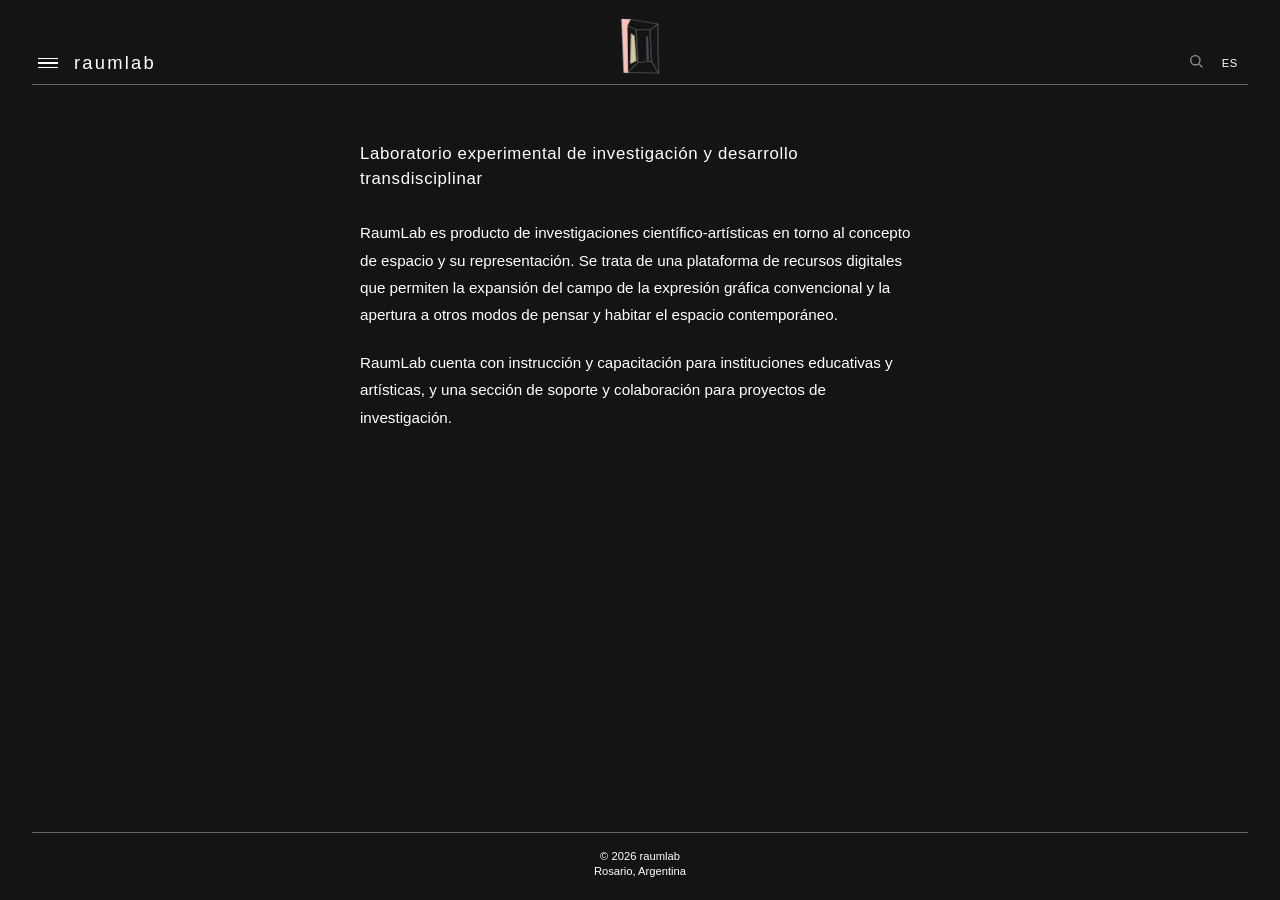
<file: index.html>
<!DOCTYPE html>
<html lang="es">
<head>
    <meta charset="UTF-8">
    <meta http-equiv="refresh" content="0; url=raumlab/index.html">
    <title>RaumLab</title>
</head>
<body>
    <p><a href="raumlab/index.html">Continuar a RaumLab</a></p>
</body>
</html>
</file>
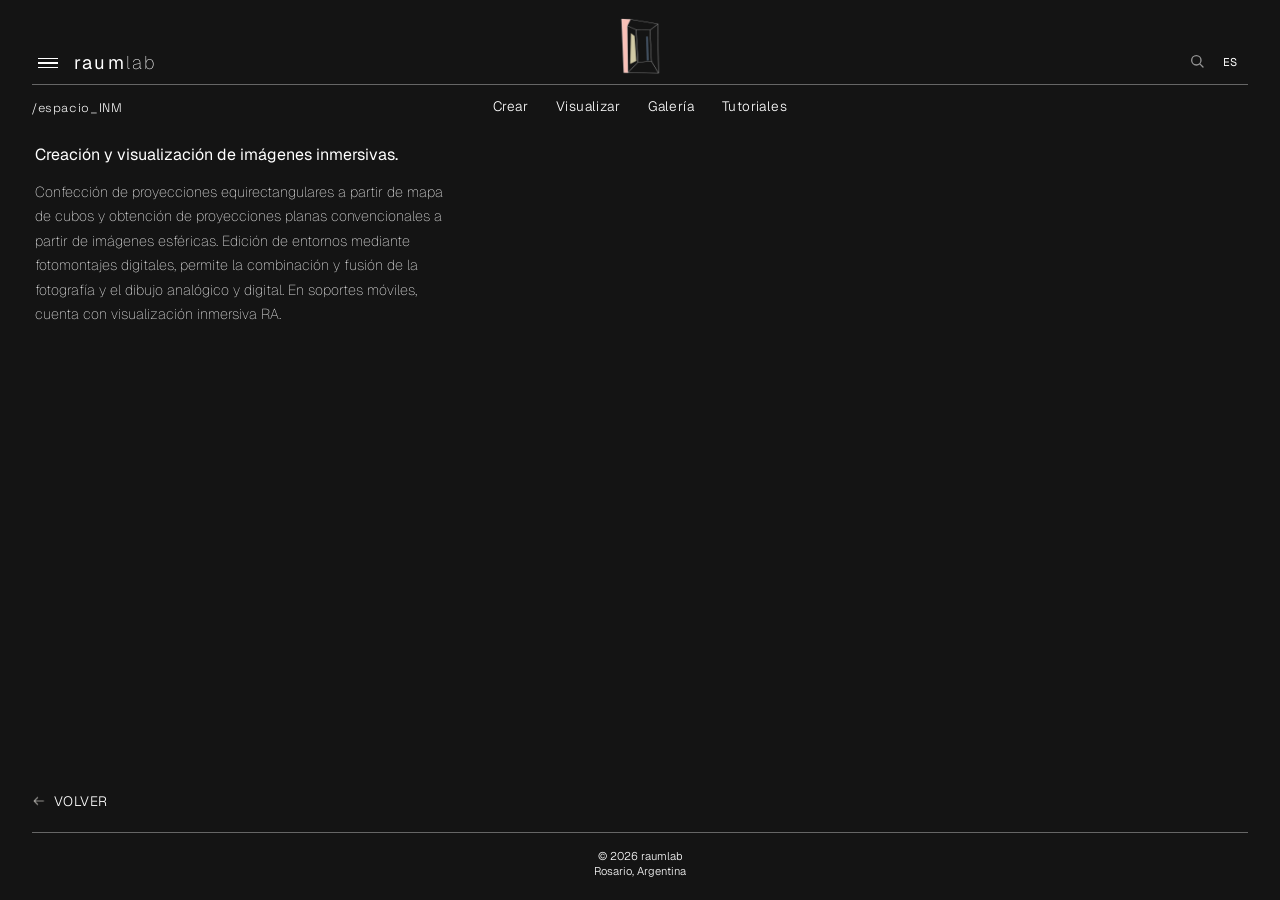
<file: espacio_inm/index.html>
<!DOCTYPE html>
<html lang="es">
<head>
  <meta charset="UTF-8" />
  <title>espacio_INM — RaumLab</title>
  <meta name="viewport" content="width=device-width, initial-scale=1" />
  <meta name="description" content="Generación y visualización de imágenes esféricas: proyecciones equirectangulares a partir de mapas cubemap, con mapeo de coordenadas esféricas para visualización inmersiva.">
  <link rel="canonical" href="https://raumlab.org/espacio_inm/">
  <link rel="icon" type="image/png" href="../raumlab/favicon.png">

  <meta property="og:type" content="website">
  <meta property="og:site_name" content="RaumLab">
  <meta property="og:locale" content="es_AR">
  <meta property="og:url" content="https://raumlab.org/espacio_inm/">
  <meta property="og:title" content="espacio_INM — RaumLab">
  <meta property="og:description" content="Generación y visualización de imágenes esféricas: proyecciones equirectangulares a partir de mapas cubemap, con mapeo de coordenadas esféricas para visualización inmersiva.">
  <meta property="og:image" content="https://raumlab.org/og-image.jpg">
  <meta property="og:image:width" content="1200">
  <meta property="og:image:height" content="630">

  <meta name="twitter:card" content="summary_large_image">
  <meta name="twitter:title" content="espacio_INM — RaumLab">
  <meta name="twitter:description" content="Generación y visualización de imágenes esféricas: proyecciones equirectangulares a partir de mapas cubemap, con mapeo de coordenadas esféricas para visualización inmersiva.">
  <meta name="twitter:image" content="https://raumlab.org/og-image.jpg">

  <script type="application/ld+json">
  {
    "@context": "https://schema.org",
    "@type": "BreadcrumbList",
    "itemListElement": [
      { "@type": "ListItem", "position": 1, "name": "RaumLab", "item": "https://raumlab.org/" },
      { "@type": "ListItem", "position": 2, "name": "espacio_INM", "item": "https://raumlab.org/espacio_inm/" }
    ]
  }
  </script>

  <link rel="preconnect" href="https://fonts.googleapis.com">
  <link rel="preconnect" href="https://fonts.gstatic.com" crossorigin>
  <link href="https://fonts.googleapis.com/css2?family=Geist:wght@100;300;400;500;700;800&family=Space+Grotesk:wght@300;400;500;700&display=swap" rel="stylesheet">
  <link rel="stylesheet" href="../raumlab/raumlab-chrome.css">
  <link rel="stylesheet" href="../raumlab/raumlab-search.css">
  <link rel="stylesheet" href="app-shell.css">
  <link rel="stylesheet" href="espacio-inm.css">
</head>
<body class="rc-body">

<div class="rc-bg-layer" aria-hidden="true"></div>

<div class="rc-header-stack">
    <header class="rc-topbar">
        <button class="rc-hamburger-btn" id="navToggle" type="button" aria-expanded="false" aria-controls="navPanel" aria-label="Abrir menú">
            <span class="rc-hamburger-icon" aria-hidden="true">
                <span class="bar"></span>
                <span class="bar"></span>
                <span class="bar"></span>
            </span>
        </button>
        <a href="../raumlab/index.html" class="rc-topbar-logo">
            <span class="logo-raum">raum</span><span class="logo-lab">lab</span>
            </a>
            <a href="../raumlab/index.html" tabindex="-1" aria-hidden="true">
            <img src="../raumlab/favicontransparente.png" alt="" class="rc-topbar-logo-icon">
            </a>
        <button class="rc-lang-pill" type="button" title="Selector de idioma — próximamente EN / FR / PT">ES</button>
    </header>
    <div class="rc-header-rule"></div>
    <div class="rc-module-subheader">
        <p class="rc-breadcrumb">/espacio_INM</p>
        <nav class="rc-subnav">
            <button type="button" class="mode-btn" data-mode="mode-crear">Crear</button>
            <button type="button" class="mode-btn" data-mode="mode-ver">Visualizar</button>
            <button type="button" class="mode-btn" data-mode="mode-coleccion">Galería</button>
            <button type="button" class="mode-btn" data-mode="mode-ayuda">Tutoriales</button>
        </nav>
    </div>
</div>

<div class="rc-nav-scrim" id="navScrim"></div>

<nav class="rc-nav-panel" id="navPanel">
    <ul class="rc-nav-list rc-nav-modes">
        <li class="rc-nav-item"><button class="rc-nav-link mode-btn" data-mode="mode-crear">Crear</button></li>
        <li class="rc-nav-item"><button class="rc-nav-link mode-btn" data-mode="mode-ver">Visualizar</button></li>
        <li class="rc-nav-item"><button class="rc-nav-link mode-btn" data-mode="mode-coleccion">Galería</button></li>
        <li class="rc-nav-item"><button class="rc-nav-link mode-btn" data-mode="mode-ayuda">Tutoriales</button></li>
    </ul>
    <ul class="rc-nav-list">
        <li class="rc-nav-item has-sub open" id="recursosItem">
            <a class="rc-nav-link" href="../raumlab/index.html#recursos">Recursos</a>
            <ul class="rc-nav-sublist" id="recursosSub" style="max-height: 220px;">
                <li><a href="index.html" class="active">espacio_INM</a></li>
                <li><a href="../in_site/index.html">in_SITE</a></li>
                <li><a href="../mono_plano/index.html">trans_FORMA</a></li>
                <li><span aria-disabled="true" aria-label="estereo_GRAF — todavía no disponible">estereo_GRAF</span></li>
            </ul>
        </li>
        <li class="rc-nav-item"><a class="rc-nav-link" href="../raumlab/index.html#investigacion">Investigación</a></li>
        <li class="rc-nav-item"><a class="rc-nav-link" href="../raumlab/index.html#educacion">Educación</a></li>
        <li class="rc-nav-item"><a class="rc-nav-link" href="../raumlab/index.html#contacto">Contacto</a></li>
    </ul>
</nav>

<main id="app-main">
<div class="screen">

  <!-- ===================== Introducción ===================== -->
  <section id="mode-intro" class="mode-content mode-intro-content active">
    <p class="rc-intro-lede">Creación y visualización de imágenes inmersivas.</p>
    <p class="rc-intro-detail">Confección de proyecciones equirectangulares a partir de mapa de cubos y obtención de proyecciones planas convencionales a partir de imágenes esféricas. Edición de entornos mediante fotomontajes digitales, permite la combinación y fusión de la fotografía y el dibujo analógico y digital. En soportes móviles, cuenta con visualización inmersiva RA.</p>
  </section>

  <!-- ===================== Modo: Crear ===================== -->
  <section id="mode-crear" class="mode-content">

    <!-- 🔹 Pestaña activa dentro de Crear (CM→EQ / EQ→CM) -->
    <section id="cm2eq" class="tool-main tab-content active">

      <!-- Columna izquierda: nombre, operación, modo, acciones -->
      <div class="rail-izquierdo">

        <div class="project-name-row">
          <label for="project-name">Proyecto</label>
          <input type="text" id="project-name" placeholder="panorama">
        </div>

        <div class="settings-group">
          <h3 class="settings-heading">Operación</h3>
          <div class="picker" id="picker-operacion">
            <button type="button" class="picker-boton" aria-haspopup="listbox" aria-expanded="false">
              <span class="picker-boton-label">Mapa de cubos → Equirectangular</span>
              <span class="picker-chevron" aria-hidden="true">▾</span>
            </button>
            <ul class="picker-lista" role="listbox" hidden>
              <li role="option"><button type="button" class="picker-opcion tab-btn active" data-target="cm2eq">Mapa de cubos → Equirectangular</button></li>
              <li role="option"><button type="button" class="picker-opcion tab-btn" data-target="eq2cm">Equirectangular → Mapa de cubos</button></li>
            </ul>
          </div>
        </div>

        <div class="settings-group">
          <h3 class="settings-heading">Modo</h3>
          <div class="picker" id="picker-modo">
            <button type="button" class="picker-boton" aria-haspopup="listbox" aria-expanded="false">
              <span class="picker-boton-label">6 caras (1:1)</span>
              <span class="picker-chevron" aria-hidden="true">▾</span>
            </button>
            <ul class="picker-lista" role="listbox" hidden>
              <li role="option"><button type="button" class="picker-opcion cm-mode-option active" data-value="faces-source">6 caras (1:1)</button></li>
              <li role="option"><button type="button" class="picker-opcion cm-mode-option" data-value="sheet-source">Mapa de cubos (4:3)</button></li>
            </ul>
          </div>
        </div>

        <div class="settings-group">
          <h3 class="settings-heading">Resolución</h3>
          <div class="picker" id="picker-resolucion">
            <button type="button" class="picker-boton" aria-haspopup="listbox" aria-expanded="false">
              <span class="picker-boton-label">Seleccionar</span>
              <span class="picker-chevron" aria-hidden="true">▾</span>
            </button>
            <ul class="picker-lista" role="listbox" hidden>
              <li role="option"><button type="button" class="picker-opcion quality-option active" data-value=""><span class="picker-opcion-nombre">Seleccionar</span></button></li>
              <li role="option"><button type="button" class="picker-opcion quality-option" data-value="1024x512"><span class="picker-opcion-nombre">Baja</span> <span class="picker-opcion-detalle">1024×512 px</span></button></li>
              <li role="option"><button type="button" class="picker-opcion quality-option" data-value="2048x1024"><span class="picker-opcion-nombre">Media</span> <span class="picker-opcion-detalle">2048×1024 px</span></button></li>
              <li role="option"><button type="button" class="picker-opcion quality-option" data-value="4096x2048"><span class="picker-opcion-nombre">Alta</span> <span class="picker-opcion-detalle">4096×2048 px</span></button></li>
              <li role="option" id="quality-muy-alta"><button type="button" class="picker-opcion quality-option" data-value="8192x4096"><span class="picker-opcion-nombre">Muy alta</span> <span class="picker-opcion-detalle">8192×4096 px</span></button></li>
            </ul>
          </div>
        </div>

        <div class="actions">
          <button id="build" class="btn-text">Crear</button>
          <button id="btn-vista-previa" class="btn-text" disabled>Vista previa</button>
          <button id="download" class="btn-primary" disabled>Descargar</button>
          <div class="status" id="status"></div>
        </div>

        <div class="reset-row">
          <button type="button" id="reset-project" class="btn-text btn-full">Cerrar proyecto</button>
        </div>

      </div>

      <!-- Columna central: construcción del cubemap (siempre visible; "Vista
           previa" abre el visor en un modal superpuesto, ver más abajo). -->
      <div class="center-column">

        <div id="cm-construccion">

          <!-- Fuente: 6 caras -->
          <div id="faces-source" class="source-panel active">

            <div class="cube-diagram">

              <div class="cube-diagram-cell face-top">
                <button type="button" class="file-btn" data-target="py">+</button>
                <span>Arriba (+Y)</span>
                <input type="file" id="py" accept="image/*" style="display:none;">
              </div>

              <div class="cube-diagram-cell face-left">
                <button type="button" class="file-btn" data-target="nx">+</button>
                <span>Izquierda (−X)</span>
                <input type="file" id="nx" accept="image/*" style="display:none;">
              </div>

              <div class="cube-diagram-cell face-front">
                <button type="button" class="file-btn" data-target="pz">+</button>
                <span>Adelante (+Z)</span>
                <input type="file" id="pz" accept="image/*" style="display:none;">
              </div>

              <div class="cube-diagram-cell face-right">
                <button type="button" class="file-btn" data-target="px">+</button>
                <span>Derecha (+X)</span>
                <input type="file" id="px" accept="image/*" style="display:none;">
              </div>

              <div class="cube-diagram-cell face-back">
                <button type="button" class="file-btn" data-target="nz">+</button>
                <span>Atrás (−Z)</span>
                <input type="file" id="nz" accept="image/*" style="display:none;">
              </div>

              <div class="cube-diagram-cell face-bottom">
                <button type="button" class="file-btn" data-target="ny">+</button>
                <span>Abajo (−Y)</span>
                <input type="file" id="ny" accept="image/*" style="display:none;">
              </div>

            </div>

          </div>

          <!-- Fuente: mapa de cubos (imagen única, cruz 4:3) -->
          <div id="sheet-source" class="source-panel">

            <div class="cube-diagram">

              <div class="cube-diagram-cell face-top">
                <img id="sheet-preview-py" alt="Arriba">
              </div>

              <div class="cube-diagram-cell face-left">
                <img id="sheet-preview-nx" alt="Izquierda">
              </div>

              <div class="cube-diagram-cell face-front">
                <button type="button" class="file-btn" data-target="sheet">+</button>
                <span>Cubemap (cruz, 4:3)</span>
                <input type="file" id="sheet" accept="image/*" style="display:none;">
                <img id="sheet-preview-pz" alt="Adelante">
              </div>

              <div class="cube-diagram-cell face-right">
                <img id="sheet-preview-px" alt="Derecha">
              </div>

              <div class="cube-diagram-cell face-back">
                <img id="sheet-preview-nz" alt="Atrás">
              </div>

              <div class="cube-diagram-cell face-bottom">
                <img id="sheet-preview-ny" alt="Abajo">
              </div>

            </div>

            <!-- Posición absoluta a propósito: no debe sumar alto al panel,
                 sino "6 caras" y "Mapa de cubos" quedan centrados en
                 alturas distintas y el diagrama salta al cambiar de modo. -->
            <div class="status status-sheet-overlay" id="status-sheet"></div>

          </div>

        </div>

      </div>

      <!-- Columna derecha: edición -->
      <div class="rail-derecho">

        <!-- 🔹 Editor de la cara seleccionada -->
        <div class="face-editor" id="face-editor">
          <h3 class="settings-heading">Edición</h3>
          <p class="face-editor-empty" id="face-editor-empty">Hacé clic en una cara del diagrama para editarla.</p>
          <div class="face-editor-content" id="face-editor-content" style="display:none;">
            <span class="face-editor-label">Cara: <span id="face-editor-label"></span></span>
            <img id="face-editor-preview" alt="">
            <div class="face-editor-actions">
              <div class="face-editor-row">
                <button type="button" id="face-editor-rotate-ccw" title="Rotar -90°">↺</button>
                <button type="button" id="face-editor-rotate-cw" title="Rotar +90°">↻</button>
                <button type="button" id="face-editor-flip-v" title="Simetría vertical">↕</button>
                <button type="button" id="face-editor-flip-h" title="Simetría horizontal">↔</button>
              </div>
              <button type="button" id="face-editor-replace" class="btn-text btn-full">Reemplazar imagen</button>
            </div>
          </div>
        </div>

        <!-- 🔹 Orientación inicial -->
        <div class="orient-picker" id="orient-picker-crear">
          <span class="settings-heading">Orientación inicial</span>
          <div class="orient-buttons">
            <button type="button" class="orient-btn active" data-dir="front">Adelante</button>
            <button type="button" class="orient-btn" data-dir="right">Derecha</button>
            <button type="button" class="orient-btn" data-dir="back">Atrás</button>
            <button type="button" class="orient-btn" data-dir="left">Izquierda</button>
          </div>
        </div>

        <!-- 🔹 Canal alfa -->
        <label class="alpha-toggle-row">
          <input type="checkbox" id="include-alpha" checked>
          Incluir transparencia (canal alfa)
        </label>

        <!-- 🔹 Fondo (equirectangular detrás de las zonas transparentes) -->
        <div class="bg-picker" id="bg-picker-crear">
          <span class="settings-heading">Fondo</span>
          <div class="bg-picker-row">
            <button type="button" class="bg-preset active" data-bg="none" title="Ninguno">∅</button>
            <button type="button" class="bg-preset" data-bg="entorno1" title="Interior">
              <img src="fondos/entorno1.jpg" alt="Interior">
            </button>
            <button type="button" class="bg-preset" data-bg="entorno2" title="Bosque">
              <img src="fondos/entorno2.jpg" alt="Bosque">
            </button>
            <button type="button" class="bg-preset" data-bg="entorno3" title="Desierto">
              <img src="fondos/entorno3.jpg" alt="Desierto">
            </button>
            <button type="button" class="bg-preset" data-bg="entorno4" title="Campo">
              <img src="fondos/entorno4.jpg" alt="Campo">
            </button>
            <button type="button" class="bg-preset" data-bg="entorno5" title="Ruina">
              <img src="fondos/entorno5.jpg" alt="Ruina">
            </button>
            <button type="button" class="bg-preset" data-bg="entorno6" title="Garage abandonado">
              <img src="fondos/entorno6.jpg" alt="Garage abandonado">
            </button>
            <button type="button" class="file-btn bg-upload-btn" data-target="bg-upload-crear">+</button>
            <input type="file" id="bg-upload-crear" class="bg-upload-input" accept="image/*" style="display:none;">
          </div>
        </div>

      </div>

    </section>

    <!-- 🔹 Bloque Equirectangular → Cubemap -->
    <section id="eq2cm" class="tool-main tab-content">

      <div class="rail-izquierdo">
        <div class="cube-face">
          <button type="button" class="file-btn" data-target="eqr">+</button>
          <span>Equirectangular</span>
          <input type="file" id="eqr" accept="image/*" style="display:none;">
        </div>

        <div class="actions">
          <button id="build-eqr" class="btn-text">Crear Cubemap</button>
          <button id="download-eqr" class="btn-primary" disabled>Descargar ZIP</button>
          <div class="status" id="status-eqr"></div>
        </div>
      </div>

      <div class="center-column">
        <div class="viewer-panel">
          <div id="viewer-eqr"></div>
        </div>
      </div>

      <!-- Columna derecha: edición (sin opciones todavía para esta dirección) -->
      <div class="rail-derecho"></div>

    </section>

  </section>

  <!-- ===================== Modo: Visualizador ===================== -->
  <section id="mode-ver" class="mode-content tool-main">

    <!-- Columna izquierda: carga -->
    <div class="rail-izquierdo">
      <div class="cube-face">
        <button type="button" class="file-btn" data-target="viewer-input">+</button>
        <span>Equirectangular</span>
        <input type="file" id="viewer-input" accept="image/*" style="display:none;">
      </div>
      <div class="status" id="status-viewer"></div>
    </div>

    <!-- Columna central -->
    <div class="center-column">
      <div class="viewer-panel">
        <div id="viewer-solo"></div>
      </div>
    </div>

    <!-- Columna derecha: edición -->
    <div class="rail-derecho">

      <!-- 🔹 Orientación inicial -->
      <div class="orient-picker" id="orient-picker-ver">
        <span class="settings-heading">Orientación inicial</span>
        <div class="orient-buttons">
          <button type="button" class="orient-btn active" data-dir="front">Adelante</button>
          <button type="button" class="orient-btn" data-dir="right">Derecha</button>
          <button type="button" class="orient-btn" data-dir="back">Atrás</button>
          <button type="button" class="orient-btn" data-dir="left">Izquierda</button>
        </div>
      </div>

      <!-- 🔹 Fondo (equirectangular detrás de las zonas transparentes) -->
      <div class="bg-picker" id="bg-picker-ver">
        <span class="settings-heading">Fondo</span>
        <div class="bg-picker-row">
          <button type="button" class="bg-preset active" data-bg="none" title="Ninguno">∅</button>
          <button type="button" class="bg-preset" data-bg="entorno1" title="Interior">
            <img src="fondos/entorno1.jpg" alt="Interior">
          </button>
          <button type="button" class="bg-preset" data-bg="entorno2" title="Bosque">
            <img src="fondos/entorno2.jpg" alt="Bosque">
          </button>
          <button type="button" class="bg-preset" data-bg="entorno3" title="Desierto">
            <img src="fondos/entorno3.jpg" alt="Desierto">
          </button>
          <button type="button" class="bg-preset" data-bg="entorno4" title="Campo">
            <img src="fondos/entorno4.jpg" alt="Campo">
          </button>
          <button type="button" class="bg-preset" data-bg="entorno5" title="Ruina">
            <img src="fondos/entorno5.jpg" alt="Ruina">
          </button>
          <button type="button" class="bg-preset" data-bg="entorno6" title="Garage abandonado">
            <img src="fondos/entorno6.jpg" alt="Garage abandonado">
          </button>
          <button type="button" class="file-btn bg-upload-btn" data-target="bg-upload-ver">+</button>
          <input type="file" id="bg-upload-ver" class="bg-upload-input" accept="image/*" style="display:none;">
        </div>
      </div>

      <!-- 🔹 RA (experimental, solo funciona en celular) — entra directo a
           pantalla completa, un solo botón (cruz) para salir de las dos
           cosas juntas. -->
      <div class="ar-toggle-row">
        <button type="button" id="ar-enter" class="btn-text btn-full">Ver en RA</button>
        <button type="button" id="ar-exit" class="btn-text btn-full" style="display:none;" aria-label="Salir de RA">✕</button>
        <div class="status" id="status-ar"></div>
      </div>

    </div>

  </section>

  <!-- ===================== Modo: Galería (Colección RaumLab) ===================== -->
  <section id="mode-coleccion" class="mode-content tool-main">

    <!-- Columna izquierda: elegir ejemplo -->
    <div class="rail-izquierdo">
      <div class="collection-grid" id="collection-grid"></div>
    </div>

    <!-- Columna central -->
    <div class="center-column">
      <div class="viewer-panel">
        <div id="viewer-coleccion"></div>
      </div>
    </div>

    <!-- Columna derecha: ficha de la pieza elegida + RA (sin fondo, son
         ejemplos ya cerrados) -->
    <div class="rail-derecho">
      <div id="coleccion-ficha" class="coleccion-ficha" hidden>
        <h3 class="cedula-titulo" id="coleccion-ficha-titulo"></h3>
        <p class="cedula-metadatos" id="coleccion-ficha-metadatos"></p>
        <p class="cedula-tecnica" id="coleccion-ficha-tecnica"></p>
        <p class="cedula-descripcion" id="coleccion-ficha-descripcion"></p>
      </div>
      <div class="ar-toggle-row">
        <button type="button" id="ar-enter-coleccion" class="btn-text btn-full">Ver en RA</button>
        <button type="button" id="ar-exit-coleccion" class="btn-text btn-full" style="display:none;" aria-label="Salir de RA">✕</button>
        <div class="status" id="status-ar-coleccion"></div>
      </div>
    </div>

  </section>

  <!-- ===================== Modo: Tutoriales ===================== -->
  <section id="mode-ayuda" class="mode-content mode-ayuda-content">
    <div class="instr-layout">

      <!-- Lista de modos — sin ítem activo por defecto: el panel arranca
           mostrando "instr-general", wireSwitcher() se encarga del resto
           (misma función genérica que ya usan .mode-btn/.tab-btn). -->
      <aside class="instr-nav">
        <button type="button" class="instr-nav-item" data-instr="instr-crear">Crear</button>
        <button type="button" class="instr-nav-item" data-instr="instr-visualizar">Visualizar</button>
        <button type="button" class="instr-nav-item" data-instr="instr-coleccion">Galería</button>
      </aside>

      <div class="instr-panel">

        <div class="instr-body active" id="instr-general">
          <h2>¿Qué es espacio_INM?</h2>
          <p>
            espacio_INM genera y visualiza panoramas esféricos (imágenes de
            360°) a partir de un mapa de cubos, y también hace el camino
            inverso: convierte un panorama ya armado en sus 6 caras. Corre
            enteramente en el navegador — ninguna imagen se sube a ningún
            servidor.
          </p>
          <p>Elegí un modo de la lista para ver sus instrucciones.</p>
        </div>

        <div class="instr-body" id="instr-crear">
          <h2>Crear</h2>
          <p>
            Dos operaciones. <strong>Mapa de cubos → Equirectangular</strong>:
            armás el panorama a partir de 6 caras sueltas o de una única
            imagen en cruz (4:3). <strong>Equirectangular → Mapa de
            cubos</strong>: el camino inverso — subís un panorama ya armado y
            lo descargás como sus 6 caras por separado.
          </p>

          <h3>Mapa de cubos → Equirectangular, paso a paso</h3>
          <ol>
            <li>Elegí el modo de carga: <strong>6 caras</strong> (una imagen cuadrada por cara) o <strong>Mapa de cubos</strong> (una sola imagen en cruz, relación 4:3).</li>
            <li>Cargá las imágenes correspondientes — a medida que se cargan aparecen sus miniaturas en el diagrama.</li>
            <li>Si una cara quedó mal orientada, hacé clic en ella para abrir el editor de la derecha: rotar ±90°, espejar vertical/horizontal, o reemplazar la imagen.</li>
            <li>Elegí la orientación inicial del panorama y, si las caras tienen transparencia, activá "Incluir transparencia" y elegí un fondo (uno de los presets o una imagen propia).</li>
            <li>Apretá <strong>Crear</strong> — el panorama se arma y podés revisarlo con <strong>Vista previa</strong> antes de descargar.</li>
            <li>Elegí la resolución de descarga (Baja/Media/Alta) y descargá el equirectangular final.</li>
          </ol>

          <h3>El camino inverso, paso a paso</h3>
          <ol>
            <li>Elegí "Equirectangular → Mapa de cubos".</li>
            <li>Cargá un panorama equirectangular (relación de aspecto 2:1 — el doble de ancho que de alto).</li>
            <li>Apretá <strong>Crear Cubemap</strong> y descargá el ZIP con las 6 caras por separado.</li>
          </ol>

          <h3>Sobre los formatos</h3>
          <p>
            De entrada se acepta cualquier formato de imagen (JPG, PNG,
            etc.), pero la proporción sí importa: cada cara del cubo tiene
            que ser cuadrada (1:1), el mapa de cubos en cruz tiene relación
            4:3, y el equirectangular 2:1. Una imagen fuera de esa proporción
            no se acepta. El fondo (para transparencias) también admite
            cualquier formato de imagen, sin restricción de proporción.
          </p>
          <p>
            De salida, el equirectangular armado siempre se descarga como
            <code>.png</code>. El camino inverso descarga un
            <code>.zip</code> con las 6 caras, también en <code>.png</code>,
            nombradas según su orientación.
          </p>
        </div>

        <div class="instr-body" id="instr-visualizar">
          <h2>Visualizar</h2>
          <p>
            Subís un panorama equirectangular propio para recorrerlo en el
            visor esférico, con la posibilidad de verlo en Realidad Aumentada
            desde el celular.
          </p>

          <h3>Sobre la Realidad Aumentada</h3>
          <p>
            El botón "Ver en RA" activa la cámara del celular para ubicar el
            panorama en el espacio real — es una función experimental que
            solo funciona desde un navegador de celular, no desde la
            computadora.
          </p>
        </div>

        <div class="instr-body" id="instr-coleccion">
          <h2>Galería</h2>
          <p>
            La misma experiencia de visualización, pero con panoramas ya
            armados por el estudio — no hace falta subir nada.
          </p>

          <h3>Sobre la Realidad Aumentada</h3>
          <p>
            El botón "Ver en RA" activa la cámara del celular para ubicar el
            panorama en el espacio real — es una función experimental que
            solo funciona desde un navegador de celular, no desde la
            computadora.
          </p>
        </div>

      </div>

    </div>
  </section>

</div>
</main>

<!-- Vista previa: modal superpuesto (mismo patrón que in_SITE), no reemplaza
     la pantalla de construcción del cubemap. -->
<div id="modal-vista-previa" class="rc-modal" hidden>
  <div class="rc-modal-panel">
    <button type="button" id="cerrar-vista-previa" class="rc-modal-close" aria-label="Cerrar vista previa">✕</button>
    <div class="viewer-panel">
      <div id="viewer"></div>
    </div>
  </div>
</div>

<a href="../raumlab/index.html" class="rc-back-link">
    <img src="../raumlab/flecha_derecha_ui.png" alt="" class="back-arrow-img">
    VOLVER
</a>

<footer class="rc-footer">
    <div class="rc-footer-rule"></div>
    <p class="rc-footer-copyright">© 2026 raumlab<br>Rosario, Argentina</p>
</footer>

<script src="../raumlab/raumlab-chrome.js"></script>
<script src="../raumlab/raumlab-search.js"></script>

<!-- 🔹 Three.js, Panolens y JSZip: copias locales en vendor/ (antes por CDN) —
     evita depender de que cdn.jsdelivr.net/cdnjs.cloudflare.com estén arriba
     y de que sirvan el archivo exacto sin alterar. Versiones pinneadas:
     three@0.105.2, panolens@0.12.1, jszip@3.10.1. -->
<script src="vendor/three.min.js"></script>

<!-- 🔹 Panolens (build sin fijar versión referenciaba `process`, global de Node inexistente en el navegador) -->
<script>window.process = window.process || { env: {} };</script>
<script src="vendor/panolens.min.js"></script>

<!-- 🔹 Librería JSZip -->
<script src="vendor/jszip.min.js"></script>

<script src="espacio-inm.js"></script>

</body>
</html>
</file>
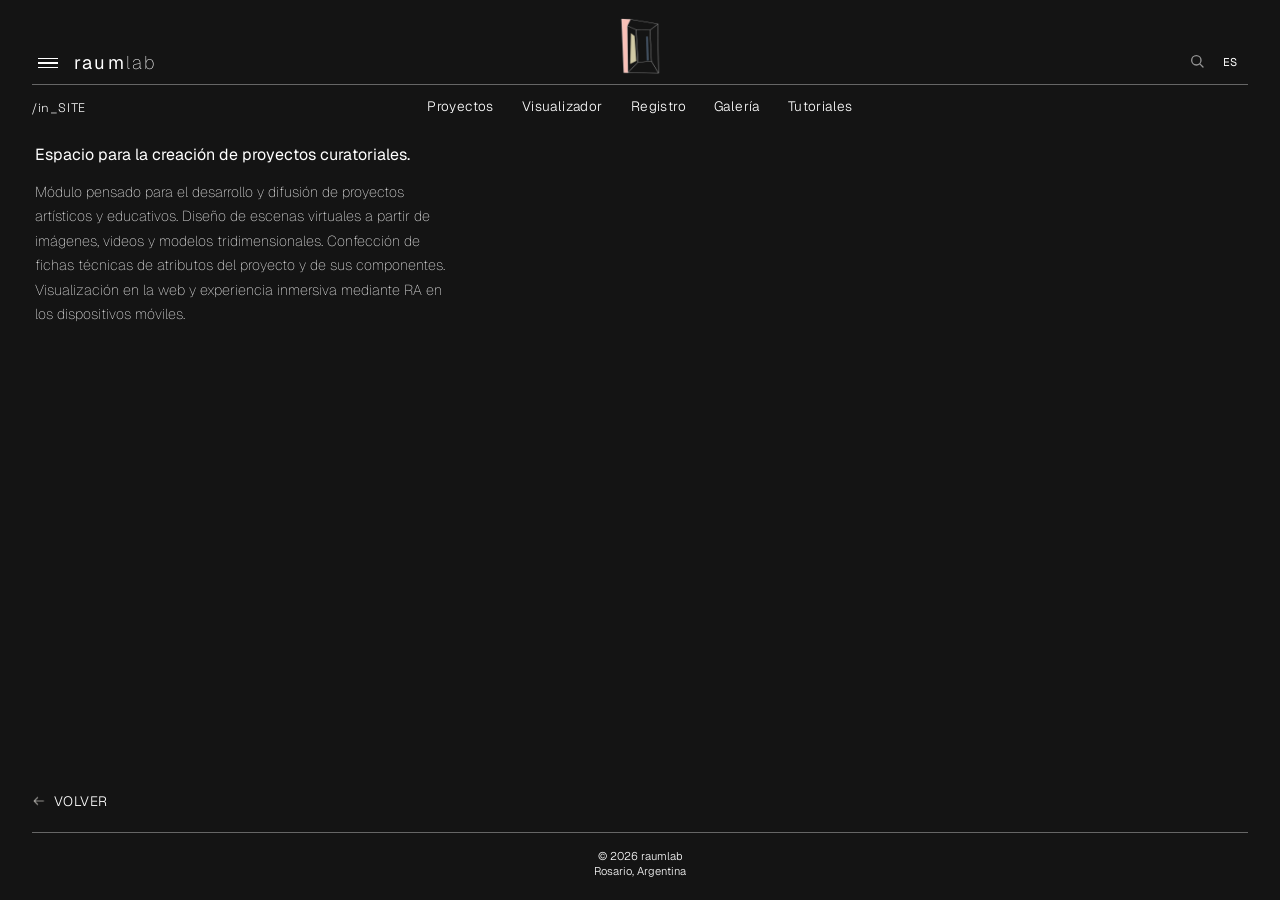
<file: in_site/index.html>
<!DOCTYPE html>
<html lang="es">
<head>
    <meta charset="UTF-8">
    <meta name="viewport" content="width=device-width, initial-scale=1.0">
    <title>in_SITE — RaumLab</title>
    <meta name="description" content="Espacio para la creación de proyectos curatoriales: diseño de salas expositivas con objetos 2D y 3D, fichas técnicas de piezas y visualización web y en RA.">
    <link rel="canonical" href="https://raumlab.org/in_site/">
    <link rel="icon" type="image/png" href="../raumlab/favicon.png">

    <meta property="og:type" content="website">
    <meta property="og:site_name" content="RaumLab">
    <meta property="og:locale" content="es_AR">
    <meta property="og:url" content="https://raumlab.org/in_site/">
    <meta property="og:title" content="in_SITE — RaumLab">
    <meta property="og:description" content="Espacio para la creación de proyectos curatoriales: diseño de salas expositivas con objetos 2D y 3D, fichas técnicas de piezas y visualización web y en RA.">
    <meta property="og:image" content="https://raumlab.org/og-image.jpg">
    <meta property="og:image:width" content="1200">
    <meta property="og:image:height" content="630">

    <meta name="twitter:card" content="summary_large_image">
    <meta name="twitter:title" content="in_SITE — RaumLab">
    <meta name="twitter:description" content="Espacio para la creación de proyectos curatoriales: diseño de salas expositivas con objetos 2D y 3D, fichas técnicas de piezas y visualización web y en RA.">
    <meta name="twitter:image" content="https://raumlab.org/og-image.jpg">

    <script type="application/ld+json">
    {
      "@context": "https://schema.org",
      "@type": "BreadcrumbList",
      "itemListElement": [
        { "@type": "ListItem", "position": 1, "name": "RaumLab", "item": "https://raumlab.org/" },
        { "@type": "ListItem", "position": 2, "name": "in_SITE", "item": "https://raumlab.org/in_site/" }
      ]
    }
    </script>

    <link rel="preconnect" href="https://fonts.googleapis.com">
    <link rel="preconnect" href="https://fonts.gstatic.com" crossorigin>
    <link href="https://fonts.googleapis.com/css2?family=Geist:wght@100;300;400;500;700;800&family=Space+Grotesk:wght@300;400;500;700&display=swap" rel="stylesheet">
    <link rel="stylesheet" href="css/styles.css">
    <link rel="stylesheet" href="../raumlab/raumlab-chrome.css">
    <link rel="stylesheet" href="../raumlab/raumlab-search.css">
    <link rel="stylesheet" href="css/portada.css">
</head>
<body class="rc-body">

    <div class="rc-bg-layer" aria-hidden="true"></div>

    <div class="rc-header-stack">
        <header class="rc-topbar">
            <button class="rc-hamburger-btn" id="navToggle" type="button" aria-expanded="false" aria-controls="navPanel" aria-label="Abrir menú">
                <span class="rc-hamburger-icon" aria-hidden="true">
                    <span class="bar"></span>
                    <span class="bar"></span>
                    <span class="bar"></span>
                </span>
            </button>
            <a href="../raumlab/index.html" class="rc-topbar-logo">
                <span class="logo-raum">raum</span><span class="logo-lab">lab</span>
                </a>
                <a href="../raumlab/index.html" tabindex="-1" aria-hidden="true">
                <img src="../raumlab/favicontransparente.png" alt="" class="rc-topbar-logo-icon">
                </a>
            <button class="rc-lang-pill" type="button" title="Selector de idioma — próximamente EN / FR / PT">ES</button>
        </header>
        <div class="rc-header-rule"></div>
        <div class="rc-module-subheader">
            <p class="rc-breadcrumb">/in_SITE</p>
            <nav class="rc-subnav">
                <a href="editor.html">Proyectos</a>
                <a href="viewer.html">Visualizador</a>
                <a href="registro.html">Registro</a>
                <a href="coleccion.html">Galería</a>
                <a href="instrucciones.html">Tutoriales</a>
            </nav>
        </div>
    </div>

    <div class="rc-nav-scrim" id="navScrim"></div>

    <nav class="rc-nav-panel" id="navPanel">
        <ul class="rc-nav-list rc-nav-modes">
            <li class="rc-nav-item"><a class="rc-nav-link" href="editor.html">Proyectos</a></li>
            <li class="rc-nav-item"><a class="rc-nav-link" href="viewer.html">Visualizador</a></li>
            <li class="rc-nav-item"><a class="rc-nav-link" href="registro.html">Registro</a></li>
            <li class="rc-nav-item"><a class="rc-nav-link" href="coleccion.html">Galería</a></li>
            <li class="rc-nav-item"><a class="rc-nav-link" href="instrucciones.html">Tutoriales</a></li>
        </ul>
        <ul class="rc-nav-list">
            <li class="rc-nav-item has-sub open" id="recursosItem">
                <a class="rc-nav-link" href="../raumlab/index.html#recursos">Recursos</a>
                <ul class="rc-nav-sublist" id="recursosSub" style="max-height: 220px;">
                    <li><a href="../espacio_inm/index.html">espacio_INM</a></li>
                    <li><a href="index.html" class="active">in_SITE</a></li>
                    <li><a href="../mono_plano/index.html">trans_FORMA</a></li>
                    <li><span aria-disabled="true" aria-label="estereo_GRAF — todavía no disponible">estereo_GRAF</span></li>
                </ul>
            </li>
            <li class="rc-nav-item"><a class="rc-nav-link" href="../raumlab/index.html#investigacion">Investigación</a></li>
            <li class="rc-nav-item"><a class="rc-nav-link" href="../raumlab/index.html#educacion">Educación</a></li>
            <li class="rc-nav-item"><a class="rc-nav-link" href="../raumlab/index.html#contacto">Contacto</a></li>
        </ul>
    </nav>

    <main class="rc-intro-screen">
        <p class="rc-intro-lede">Espacio para la creación de proyectos curatoriales.</p>
        <p class="rc-intro-detail">Módulo pensado para el desarrollo y difusión de proyectos artísticos y educativos. Diseño de escenas virtuales a partir de imágenes, videos y modelos tridimensionales. Confección de fichas técnicas de atributos del proyecto y de sus componentes. Visualización en la web y experiencia inmersiva mediante RA en los dispositivos móviles.</p>

        <a href="../raumlab/index.html" class="rc-back-link">
            <img src="../raumlab/flecha_derecha_ui.png" alt="" class="back-arrow-img">
            VOLVER
        </a>
    </main>

    <footer class="rc-footer">
        <div class="rc-footer-rule"></div>
        <p class="rc-footer-copyright">© 2026 raumlab<br>Rosario, Argentina</p>
    </footer>

    <script src="../raumlab/raumlab-chrome.js"></script>
    <script src="../raumlab/raumlab-search.js"></script>

</body>
</html>
</file>
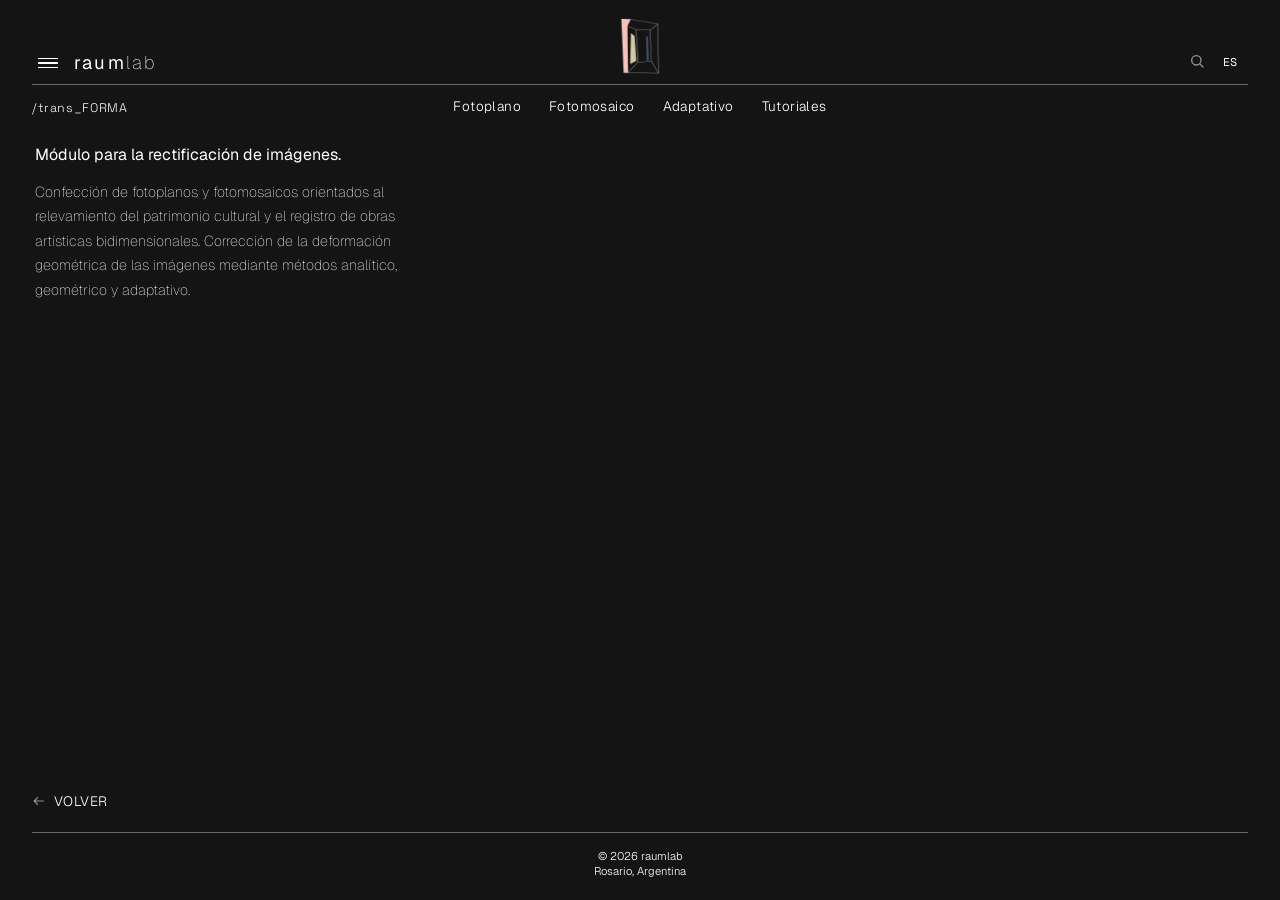
<file: mono_plano/index.html>
<!DOCTYPE html>
<html lang="es">
<head>
    <meta charset="UTF-8">
    <meta name="viewport" content="width=device-width, initial-scale=1.0">
    <title>trans_FORMA — RaumLab</title>
    <meta name="description" content="Rectificación de imágenes fotográficas: corrección de la deformación de perspectiva por métodos analítico y geométrico, para fotoplanos de patrimonio cultural y piezas artísticas.">
    <link rel="canonical" href="https://raumlab.org/mono_plano/">
    <link rel="icon" type="image/png" href="../raumlab/favicon.png">

    <meta property="og:type" content="website">
    <meta property="og:site_name" content="RaumLab">
    <meta property="og:locale" content="es_AR">
    <meta property="og:url" content="https://raumlab.org/mono_plano/">
    <meta property="og:title" content="trans_FORMA — RaumLab">
    <meta property="og:description" content="Rectificación de imágenes fotográficas: corrección de la deformación de perspectiva por métodos analítico y geométrico, para fotoplanos de patrimonio cultural y piezas artísticas.">
    <meta property="og:image" content="https://raumlab.org/og-image.jpg">
    <meta property="og:image:width" content="1200">
    <meta property="og:image:height" content="630">

    <meta name="twitter:card" content="summary_large_image">
    <meta name="twitter:title" content="trans_FORMA — RaumLab">
    <meta name="twitter:description" content="Rectificación de imágenes fotográficas: corrección de la deformación de perspectiva por métodos analítico y geométrico, para fotoplanos de patrimonio cultural y piezas artísticas.">
    <meta name="twitter:image" content="https://raumlab.org/og-image.jpg">

    <script type="application/ld+json">
    {
      "@context": "https://schema.org",
      "@type": "BreadcrumbList",
      "itemListElement": [
        { "@type": "ListItem", "position": 1, "name": "RaumLab", "item": "https://raumlab.org/" },
        { "@type": "ListItem", "position": 2, "name": "trans_FORMA", "item": "https://raumlab.org/mono_plano/" }
      ]
    }
    </script>

    <link rel="preconnect" href="https://fonts.googleapis.com">
    <link rel="preconnect" href="https://fonts.gstatic.com" crossorigin>
    <link href="https://fonts.googleapis.com/css2?family=Geist:wght@100;300;400;500;700;800&family=Space+Grotesk:wght@300;400;500;700&display=swap" rel="stylesheet">
    <link rel="stylesheet" href="./src/css/styles.css">
    <link rel="stylesheet" href="../raumlab/raumlab-chrome.css">
    <link rel="stylesheet" href="../raumlab/raumlab-search.css">
    <link rel="stylesheet" href="./src/css/app-shell.css">
</head>
<body class="rc-body">

    <div class="rc-bg-layer" aria-hidden="true"></div>

    <div class="rc-header-stack">
        <header class="rc-topbar">
            <button class="rc-hamburger-btn" id="navToggle" type="button" aria-expanded="false" aria-controls="navPanel" aria-label="Abrir menú">
                <span class="rc-hamburger-icon" aria-hidden="true">
                    <span class="bar"></span>
                    <span class="bar"></span>
                    <span class="bar"></span>
                </span>
            </button>
            <a href="../raumlab/index.html" class="rc-topbar-logo">
                <span class="logo-raum">raum</span><span class="logo-lab">lab</span>
                </a>
                <a href="../raumlab/index.html" tabindex="-1" aria-hidden="true">
                <img src="../raumlab/favicontransparente.png" alt="" class="rc-topbar-logo-icon">
                </a>
            <button class="rc-lang-pill" type="button" title="Selector de idioma — próximamente EN / FR / PT">ES</button>
        </header>
        <div class="rc-header-rule"></div>
        <div class="rc-module-subheader">
            <p class="rc-breadcrumb">/trans_FORMA</p>
            <nav class="rc-subnav">
                <button type="button" data-modo="fotoplano">Fotoplano</button>
                <button type="button" data-modo="fotomosaico">Fotomosaico</button>
                <button type="button" data-modo="adaptativo">Adaptativo</button>
                <button type="button" data-modo="tutoriales">Tutoriales</button>
            </nav>
        </div>
    </div>

    <div class="rc-nav-scrim" id="navScrim"></div>

    <nav class="rc-nav-panel" id="navPanel">
        <ul class="rc-nav-list rc-nav-modes">
            <li class="rc-nav-item"><button class="rc-nav-link" data-modo="fotoplano">Fotoplano</button></li>
            <li class="rc-nav-item"><button class="rc-nav-link" data-modo="fotomosaico">Fotomosaico</button></li>
            <li class="rc-nav-item"><button class="rc-nav-link" data-modo="adaptativo">Adaptativo</button></li>
            <li class="rc-nav-item"><button class="rc-nav-link" data-modo="tutoriales">Tutoriales</button></li>
        </ul>
        <ul class="rc-nav-list">
            <li class="rc-nav-item has-sub open" id="recursosItem">
                <a class="rc-nav-link" href="../raumlab/index.html#recursos">Recursos</a>
                <ul class="rc-nav-sublist" id="recursosSub" style="max-height: 220px;">
                    <li><a href="../espacio_inm/index.html">espacio_INM</a></li>
                    <li><a href="../in_site/index.html">in_SITE</a></li>
                    <li><a href="index.html" class="active">trans_FORMA</a></li>
                    <li><span aria-disabled="true" aria-label="estereo_GRAF — todavía no disponible">estereo_GRAF</span></li>
                </ul>
            </li>
            <li class="rc-nav-item"><a class="rc-nav-link" href="../raumlab/index.html#investigacion">Investigación</a></li>
            <li class="rc-nav-item"><a class="rc-nav-link" href="../raumlab/index.html#educacion">Educación</a></li>
            <li class="rc-nav-item"><a class="rc-nav-link" href="../raumlab/index.html#contacto">Contacto</a></li>
        </ul>
    </nav>

    <main id="app-main">
        <!-- Pantalla de trabajo: app.js reemplaza este contenido por completo
             en cada paso (entrada Fotoplano, workspace Fotomosaico, estación
             de rectificación, resultado, medir/dibujar...). -->
        <div id="inicio-screen" class="screen"></div>
    </main>

    <!-- Panel de diálogo persistente: reemplaza alert()/confirm(), sobrevive
         a los reemplazos de #inicio-screen porque es un hermano, no un hijo. -->
    <div id="panel-dialogo"></div>

    <a href="../raumlab/index.html" class="rc-back-link">
        <img src="../raumlab/flecha_derecha_ui.png" alt="" class="back-arrow-img">
        VOLVER
    </a>

    <footer class="rc-footer">
        <div class="rc-footer-rule"></div>
        <p class="rc-footer-copyright">© 2026 raumlab<br>Rosario, Argentina</p>
    </footer>

    <script src="../raumlab/raumlab-chrome.js"></script>
    <script src="../raumlab/raumlab-search.js"></script>
    <script src="./vendor/jszip.min.js"></script>
    <script src="./vendor/jspdf.umd.min.js"></script>
    <!-- Script principal como módulo -->
    <script type="module" src="./src/js/app.js"></script>

</body>
</html>
</file>
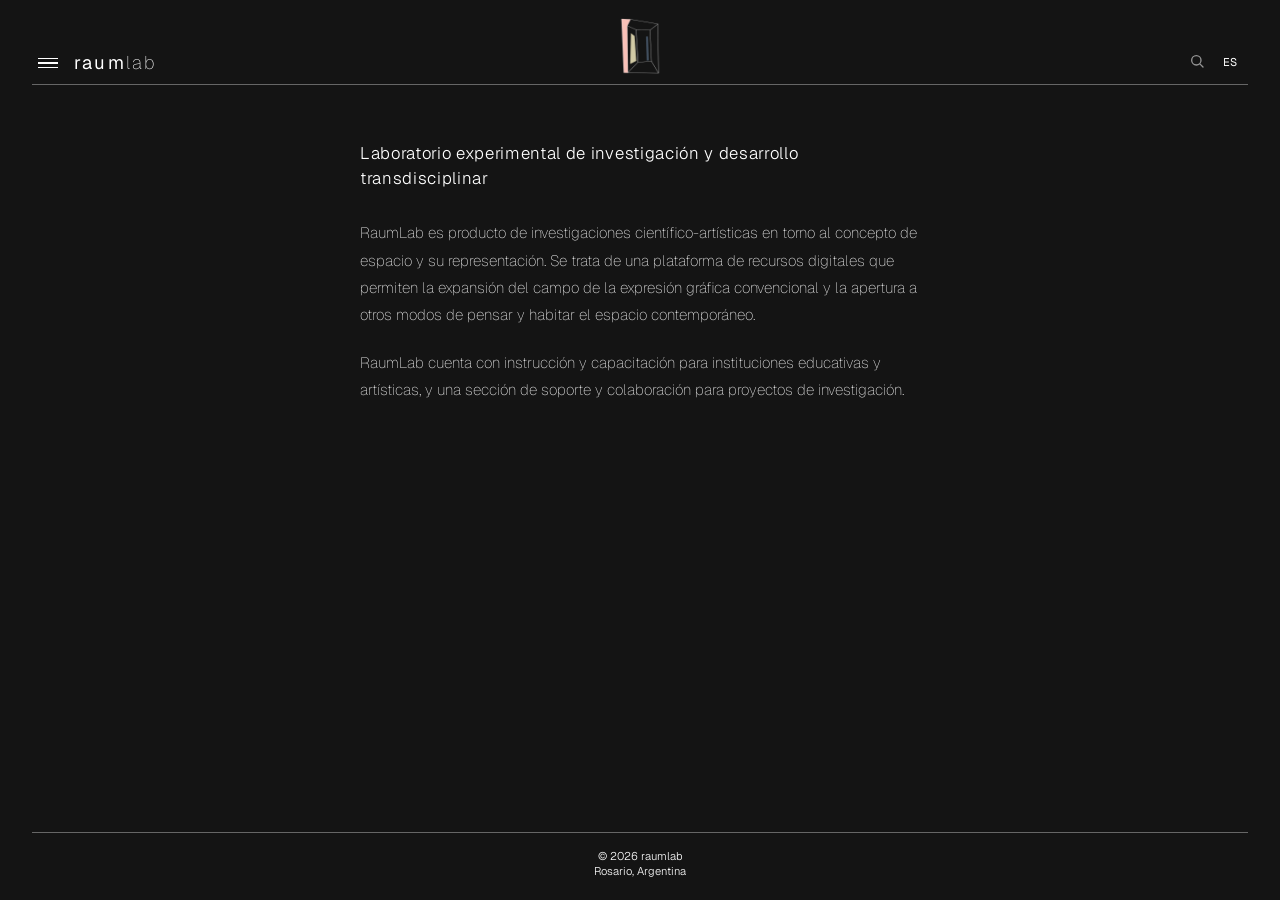
<file: raumlab/index.html>
<!DOCTYPE html>
<html lang="es">
<head>
    <meta charset="UTF-8">
    <meta name="viewport" content="width=device-width, initial-scale=1.0">
    <title>raumlab | Laboratorio de recursos digitales</title>
    <meta name="description" content="Laboratorio de investigación transdisciplinar sobre el espacio: herramientas de relevamiento, proyección virtual y visualización en Realidad Aumentada.">
    <link rel="canonical" href="https://raumlab.org/">
    <link rel="icon" type="image/png" href="favicon.png">

    <meta property="og:type" content="website">
    <meta property="og:site_name" content="RaumLab">
    <meta property="og:locale" content="es_AR">
    <meta property="og:url" content="https://raumlab.org/">
    <meta property="og:title" content="RaumLab — Laboratorio de recursos digitales">
    <meta property="og:description" content="Laboratorio de investigación transdisciplinar sobre el espacio: herramientas de relevamiento, proyección virtual y visualización en Realidad Aumentada.">
    <meta property="og:image" content="https://raumlab.org/og-image.jpg">
    <meta property="og:image:width" content="1200">
    <meta property="og:image:height" content="630">

    <meta name="twitter:card" content="summary_large_image">
    <meta name="twitter:title" content="RaumLab — Laboratorio de recursos digitales">
    <meta name="twitter:description" content="Laboratorio de investigación transdisciplinar sobre el espacio: herramientas de relevamiento, proyección virtual y visualización en Realidad Aumentada.">
    <meta name="twitter:image" content="https://raumlab.org/og-image.jpg">

    <link rel="preconnect" href="https://fonts.googleapis.com">
    <link rel="preconnect" href="https://fonts.gstatic.com" crossorigin>
    <link href="https://fonts.googleapis.com/css2?family=Geist:wght@100;300;400;500;700;800&family=Space+Grotesk:wght@300;400;500;700&display=swap" rel="stylesheet">
    <link rel="stylesheet" href="style.css">
    <link rel="stylesheet" href="raumlab-search.css">
</head>
<body>

    <div class="bg-layer" aria-hidden="true"></div>

    <div>

        <div class="header-stack">
            <!-- BARRA SUPERIOR -->
            <header class="topbar">
                <button class="hamburger-btn" id="navToggle" type="button" aria-expanded="false" aria-controls="navPanel" aria-label="Abrir menú">
                    <span class="hamburger-icon" aria-hidden="true">
                        <span class="bar"></span>
                        <span class="bar"></span>
                        <span class="bar"></span>
                    </span>
                </button>
                <a href="#top" class="topbar-logo" id="homeLogo">
                    <span class="logo-raum">raum</span><span class="logo-lab">lab</span>
                </a>
                <a href="#top" tabindex="-1" aria-hidden="true">
                    <img src="favicontransparente.png" alt="" class="topbar-logo-icon">
                </a>
                <button class="lang-pill" type="button" title="Selector de idioma — próximamente EN / FR / PT">ES</button>
            </header>

            <div class="header-rule"></div>
        </div>

        <div class="nav-scrim" id="navScrim"></div>

        <!-- PANEL DE NAVEGACIÓN -->
        <nav class="nav-panel" id="navPanel">
            <ul class="nav-list">
                <li class="nav-item has-sub" id="recursosItem">
                    <button class="nav-link nav-sub-toggle" id="recursosToggle" type="button" aria-expanded="false" aria-controls="recursosSub">Recursos</button>
                    <ul class="nav-sublist" id="recursosSub">
                        <li><a href="../espacio_inm/index.html">espacio_INM</a></li>
                        <li><a href="../in_site/index.html">in_SITE</a></li>
                        <li><a href="../mono_plano/index.html">trans_FORMA</a></li>
                        <li><span aria-disabled="true" aria-label="estereo_GRAF — todavía no disponible">estereo_GRAF</span></li>
                    </ul>
                </li>
                <li class="nav-item"><a class="nav-link" href="#investigacion">Investigación</a></li>
                <li class="nav-item has-sub" id="educacionItem">
                    <button class="nav-link nav-sub-toggle" id="educacionToggle" type="button" aria-expanded="false" aria-controls="educacionSub">Educación</button>
                    <ul class="nav-sublist" id="educacionSub">
                        <li><a href="#soporte" class="nav-sub-link" data-target="soporte">Soporte</a></li>
                        <li><a href="#materiales" class="nav-sub-link" data-target="materiales">Materiales didácticos</a></li>
                    </ul>
                </li>
                <li class="nav-item"><a class="nav-link" href="#contacto">Contacto</a></li>
            </ul>

            <div class="nav-contacts-rule"></div>
            <div class="nav-contacts">
                <a href="mailto:info@raumlab.org" class="contact-item" aria-label="info@raumlab.org">
                    <svg class="icon" viewBox="0 0 24 24" width="18" height="18" stroke="currentColor" stroke-width="2" fill="none" stroke-linecap="round" stroke-linejoin="round"><path d="M4 4h16c1.1 0 2 .9 2 2v12c0 1.1-.9 2-2 2H4c-1.1 0-2-.9-2-2V6c0-1.1.9-2 2-2z"></path><polyline points="22,6 12,13 2,6"></polyline></svg>
                </a>
                <a href="https://www.instagram.com/raum.lab" target="_blank" class="contact-item" aria-label="@raum.lab en Instagram">
                    <svg class="icon" viewBox="0 0 24 24" width="18" height="18" stroke="currentColor" stroke-width="2" fill="none" stroke-linecap="round" stroke-linejoin="round"><rect x="2" y="2" width="20" height="20" rx="5" ry="5"></rect><path d="M16 11.37A4 4 0 1 1 12.63 8 4 4 0 0 1 16 11.37z"></path><line x1="17.5" y1="6.5" x2="17.51" y2="6.5"></line></svg>
                </a>
            </div>
        </nav>

        <!-- CONTENIDO PRINCIPAL -->
        <main class="main" id="top">

            <!-- INICIO -->
            <div class="view" id="view-home">
                <div class="home-curatorial">
                    <h1>Laboratorio experimental de investigación y desarrollo transdisciplinar</h1>
                    <p>
                        RaumLab es producto de investigaciones científico-artísticas en
                        torno al concepto de espacio y su representación. Se trata de una
                        plataforma de recursos digitales que permiten la expansión del
                        campo de la expresión gráfica convencional y la apertura a otros
                        modos de pensar y habitar el espacio contemporáneo.
                    </p>
                    <p>
                        RaumLab cuenta con instrucción y capacitación para instituciones
                        educativas y artísticas, y una sección de soporte y colaboración
                        para proyectos de investigación.
                    </p>
                </div>
            </div>

            <!-- RECURSOS -->
            <div class="view" id="view-recursos" hidden>
                <section class="modules-list">

                    <article class="module-row" id="in-site">
                        <div class="module-row-head">
                            <h2>in_SITE</h2>
                            <span class="card-status">V1.0</span>
                        </div>
                        <p class="card-lede">Espacio para la creación de proyectos curatoriales.</p>
                        <p class="card-detail">Módulo pensado para el desarrollo y difusión de proyectos artísticos y educativos. Diseño de escenas virtuales a partir de imágenes, videos y modelos tridimensionales. Confección de fichas técnicas de atributos del proyecto y de sus componentes. Visualización en la web y experiencia inmersiva mediante RA en los dispositivos móviles.</p>
                        <a href="../in_site/index.html" class="card-cta" aria-label="Ir a in_SITE"><span class="card-cta-label">Comenzar</span><img src="flecha_derecha_ui.png" alt="" class="cta-arrow-img"></a>
                    </article>

                    <article class="module-row" id="espacio-inm">
                        <div class="module-row-head">
                            <h2>espacio_INM</h2>
                            <span class="card-status">V1.0</span>
                        </div>
                        <p class="card-lede">Creación y visualización de imágenes inmersivas.</p>
                        <p class="card-detail">Confección de proyecciones equirectangulares a partir de mapa de cubos y obtención de proyecciones planas convencionales a partir de imágenes esféricas. Edición de entornos mediante fotomontajes digitales, permite la combinación y fusión de la fotografía y el dibujo analógico y digital. En soportes móviles, cuenta con visualización inmersiva RA.</p>
                        <a href="../espacio_inm/index.html" class="card-cta" aria-label="Ir a espacio_INM"><span class="card-cta-label">Comenzar</span><img src="flecha_derecha_ui.png" alt="" class="cta-arrow-img"></a>
                    </article>

                    <article class="module-row" id="trans-forma">
                        <div class="module-row-head">
                            <h2>trans_FORMA</h2>
                            <span class="card-status">V1.0</span>
                        </div>
                        <p class="card-lede">Módulo para la rectificación de imágenes.</p>
                        <p class="card-detail">Confección de fotoplanos y fotomosaicos orientados al relevamiento del patrimonio cultural y el registro de obras artísticas bidimensionales. Corrección de la deformación geométrica de las imágenes mediante métodos analítico, geométrico y adaptativo.</p>
                        <a href="../mono_plano/index.html" class="card-cta" aria-label="Ir a trans_FORMA"><span class="card-cta-label">Comenzar</span><img src="flecha_derecha_ui.png" alt="" class="cta-arrow-img"></a>
                    </article>

                    <article class="module-row" id="estereo-graf">
                        <div class="module-row-head">
                            <h2>estereo_GRAF</h2>
                            <span class="card-status">En desarrollo</span>
                        </div>
                        <p class="card-lede">Restitución fotogramétrica.</p>
                        <p class="card-detail">Generación de modelos tridimensionales con textura a partir de fotografía digital.</p>
                        <span class="card-cta" aria-disabled="true" aria-label="estereo_GRAF — todavía no disponible"><img src="flecha_derecha_ui.png" alt="" class="cta-arrow-img"></span>
                    </article>

                </section>
            </div>

            <!-- INVESTIGACIÓN -->
            <div class="view" id="view-investigacion" hidden>
                <section class="modules-list">

                    <article class="module-row" id="paula-lomonaco">
                        <div class="module-row-head">
                            <h2>Paula Lomonaco <span class="card-h2-fine">(Rosario, 1988)</span></h2>
                        </div>
                        <p class="card-lede">Docente, investigadora y artista visual.</p>
                        <details class="card-more">
                            <summary class="card-detail">Directora y fundadora del laboratorio transdisciplinar raumlab.org <span class="card-more-label">Ver más</span></summary>
                            <p class="card-detail">Docente de Representación gráfica (FCEIA), Geometría descriptiva (FAPyD) y Metodologías y técnicas de documentación del patrimonio en la Diplomatura en Gestión y Preservación del Patrimonio Arquitectónico y Territorial (FAPyD) en la Universidad Nacional de Rosario.</p>
                            <p class="card-detail">Desde el 2014 se ha capacitado en torno al relevamiento y documentación del patrimonio cultural en el departamento Modelli de la Universitá degli Studi di Salerno y en la Universitá degli Studi di Napoli Federico II, Italia. En el marco de las capacitaciones científico-técnicas, en 2017 ha participado del Proyecto de investigación “Ensayos de restitución fotogramétrica de bajo coste mediante fotografía digital; aplicadas al levantamiento de obras de Chillida y Oteiza.”</p>
                            <p class="card-detail">Desde el 2012 ha formado parte de proyectos de investigación en torno al relevamiento del patrimonio industrial radicados en el Laboratorio de relevamientos digitales de la FAPyD, acreditados y financiados por organismos oficiales.</p>
                            <p class="card-detail">Becaria del Consejo Interuniversitario Nacional (2019), con el proyecto Relevamiento y documentación de bienes culturales, en la Facultad de Arquitectura, Planeamiento y Diseño, de la Universidad Nacional de Rosario.</p>
                            <p class="card-detail">Autora de artículos en actas de congresos nacionales e internacionales (Egrafía Argentina y L’Unione Italiana del Disegno), y revistas académicas periódicas de la FAPyD (A&amp;P) abordando investigaciones y propuestas científicas en torno a la representación.</p>
                            <p class="card-detail">En 2024 participó del programa de arte, ciencia y tecnología de Espacio Lab con el desarrollo de la instalación audiovisual "Entre la posibilidad e imposibilidad; construcción de espacios híbridos", en el marco de la muestra colectiva Experimental "Indeterminaciones" (13ª edición). <a href="https://www.complejoastronomico.gob.ar/eventos/espaciolab/indeterminaciones-experimental-2024" class="card-inline-link" target="_blank" rel="noopener">Conocer más</a></p>
                            <p class="card-detail">En 2025 expuso en la muestra "Lo conocido a medias | PALA25" en el marco del Programa de Artistas de LAVA, con curaduría de Belén Pacheco y Renzo Pignoni, con la propuesta instalativa "La evidencia del vacío". <a href="https://lava.com.ar/blog/recorrido-por-lo-conocido-a-medias-pala25/" class="card-inline-link" target="_blank" rel="noopener">Conocer más</a></p>
                            <p class="card-detail">Entiende su producción artística como dispositivos experimentales que articulan arte, ciencia y filosofía. Mediante propuestas instalativas de intervenciones híbridas configura experiencias en torno a la pregunta ontológica sobre el espacio.</p>
                        </details>
                        <div class="contact-links">
                            <a href="mailto:paula.lomonaco@fapyd.unr.edu.ar" class="contact-link">
                                <svg class="icon" viewBox="0 0 24 24" width="15" height="15" stroke="currentColor" stroke-width="2" fill="none" stroke-linecap="round" stroke-linejoin="round" aria-hidden="true"><path d="M4 4h16c1.1 0 2 .9 2 2v12c0 1.1-.9 2-2 2H4c-1.1 0-2-.9-2-2V6c0-1.1.9-2 2-2z"></path><polyline points="22,6 12,13 2,6"></polyline></svg>
                                paula.lomonaco@fapyd.unr.edu.ar
                            </a>
                            <a href="https://www.instagram.com/lomonaco.paula" target="_blank" rel="noopener" class="contact-link">
                                <svg class="icon" viewBox="0 0 24 24" width="15" height="15" stroke="currentColor" stroke-width="2" fill="none" stroke-linecap="round" stroke-linejoin="round" aria-hidden="true"><rect x="2" y="2" width="20" height="20" rx="5" ry="5"></rect><path d="M16 11.37A4 4 0 1 1 12.63 8 4 4 0 0 1 16 11.37z"></path><line x1="17.5" y1="6.5" x2="17.51" y2="6.5"></line></svg>
                                @lomonaco.paula
                            </a>
                        </div>
                        <a href="https://independent.academia.edu/PaulaLomonaco2" class="card-cta" target="_blank" rel="noopener" aria-label="Explorar el perfil en Academia.edu (se abre en una pestaña nueva)"><span class="card-cta-label">Explorar</span><img src="flecha_derecha_ui.png" alt="" class="cta-arrow-img"></a>
                    </article>

                </section>
            </div>

            <!-- EDUCACIÓN -->
            <div class="view" id="view-educacion" hidden>
                <p class="view-lede">Espacio de instrucción y soporte.</p>
                <p class="view-detail">El laboratorio raumlab ofrece capacitación para instituciones educativas y culturales, y una sección de colaboración para proyectos de investigación enmarcados en convocatorias públicas. Disponibiliza para contextos educativos recursos teórico-prácticos en torno a la expresión y representación gráfica y el relevamiento no convencional de bienes culturales.</p>

                <section class="modules-list">

                    <article class="module-row" id="soporte">
                        <div class="module-row-head">
                            <h2>Soporte</h2>
                        </div>
                        <p class="card-lede">Cursos, capacitaciones y colaboración.</p>
                        <p class="card-detail">Solicite cursos, soporte o seguimiento para propuestas o proyectos radicados en entidades educativas y/o culturales.</p>
                        <button type="button" class="card-cta" id="btnSolicitarSoporte"><span class="card-cta-label">Solicitar</span><img src="flecha_derecha_ui.png" alt="" class="cta-arrow-img"></button>
                    </article>

                    <article class="module-row" id="materiales">
                        <div class="module-row-head">
                            <h2>Materiales didácticos</h2>
                            <span class="card-status">Próximamente</span>
                        </div>
                        <p class="card-detail">Material de apoyo teórico-práctico en torno a la expresión y representación gráfica y el relevamiento no convencional de bienes culturales. En preparación.</p>
                    </article>

                </section>
            </div>

            <!-- CONTACTO -->
            <div class="view" id="view-contacto" hidden>
                <section class="modules-list">
                    <article class="module-row" id="contacto-lista">
                        <div class="module-row-head">
                            <h2>Contacto</h2>
                        </div>
                        <div class="contact-links">
                            <a href="mailto:info@raumlab.org" class="contact-link">
                                <svg class="icon" viewBox="0 0 24 24" width="16" height="16" stroke="currentColor" stroke-width="2" fill="none" stroke-linecap="round" stroke-linejoin="round" aria-hidden="true"><path d="M4 4h16c1.1 0 2 .9 2 2v12c0 1.1-.9 2-2 2H4c-1.1 0-2-.9-2-2V6c0-1.1.9-2 2-2z"></path><polyline points="22,6 12,13 2,6"></polyline></svg>
                                info@raumlab.org
                            </a>
                            <a href="https://www.instagram.com/raum.lab" target="_blank" rel="noopener" class="contact-link">
                                <svg class="icon" viewBox="0 0 24 24" width="16" height="16" stroke="currentColor" stroke-width="2" fill="none" stroke-linecap="round" stroke-linejoin="round" aria-hidden="true"><rect x="2" y="2" width="20" height="20" rx="5" ry="5"></rect><path d="M16 11.37A4 4 0 1 1 12.63 8 4 4 0 0 1 16 11.37z"></path><line x1="17.5" y1="6.5" x2="17.51" y2="6.5"></line></svg>
                                @raum.lab
                            </a>
                        </div>
                    </article>
                </section>
            </div>

        </main>

        <!-- FOOTER -->
        <footer class="site-footer">
            <div class="footer-rule"></div>
            <p class="footer-copyright">© 2026 raumlab<br>Rosario, Argentina</p>
        </footer>

        <!-- SOLICITUD DE SOPORTE -->
        <div id="soporte-modal-overlay" class="modal-overlay hidden">
            <div class="modal-box">
                <h3>Solicitar soporte</h3>
                <form id="soporte-form">
                    <div class="input-row">
                        <label for="soporte-nombre">Nombre y apellido del solicitante</label>
                        <input type="text" id="soporte-nombre" required>
                    </div>
                    <div class="input-row">
                        <label for="soporte-email">Correo de contacto</label>
                        <input type="email" id="soporte-email" required>
                    </div>
                    <div class="input-row">
                        <label for="soporte-entidad">Entidad educativa/cultural</label>
                        <input type="text" id="soporte-entidad">
                    </div>

                    <fieldset class="form-fieldset">
                        <legend>Objeto</legend>
                        <label class="checkbox-row"><input type="checkbox" name="soporte-objeto" value="Capacitación">Capacitación</label>
                        <label class="checkbox-row"><input type="checkbox" name="soporte-objeto" value="Colaboración">Colaboración</label>
                        <label class="checkbox-row"><input type="checkbox" name="soporte-objeto" value="Asesoría">Asesoría</label>
                        <label class="checkbox-row"><input type="checkbox" name="soporte-objeto" value="Otro">Otro</label>
                    </fieldset>

                    <fieldset class="form-fieldset">
                        <legend>Contexto/marco</legend>
                        <label class="checkbox-row"><input type="checkbox" name="soporte-contexto" value="Educativo">Educativo</label>
                        <label class="checkbox-row"><input type="checkbox" name="soporte-contexto" value="Artístico-cultural">Artístico-cultural</label>
                        <label class="checkbox-row"><input type="checkbox" id="soporte-contexto-investigacion" name="soporte-contexto" value="Investigación">Investigación</label>
                        <label class="checkbox-row"><input type="checkbox" name="soporte-contexto" value="Otro">Otro</label>
                        <div id="soporte-investigacion-extra" class="input-conditional-group hidden">
                            <div class="input-row">
                                <label for="soporte-codigo-proyecto">Código del proyecto</label>
                                <input type="text" id="soporte-codigo-proyecto">
                            </div>
                            <div class="input-row">
                                <label for="soporte-becaria">¿Beneficiaria/o de becas?</label>
                                <select id="soporte-becaria">
                                    <option value="">—</option>
                                    <option value="Sí">Sí</option>
                                    <option value="No">No</option>
                                </select>
                            </div>
                        </div>
                    </fieldset>

                    <div class="input-row">
                        <label for="soporte-descripcion">Descripción</label>
                        <textarea id="soporte-descripcion" rows="3" maxlength="1200" placeholder="Propuesta, marco, objetivos, estado del proyecto, etc."></textarea>
                    </div>

                    <div class="modal-actions">
                        <button type="button" id="btn-soporte-cancel" class="form-btn">Cancelar</button>
                        <button type="submit" id="btn-soporte-enviar" class="form-btn-main">Enviar</button>
                    </div>
                </form>
            </div>
        </div>

    </div>

    <script src="raumlab-search.js"></script>
    <script>
        // Header y footer son fijos: medimos su alto real para que el
        // contenido central nunca quede tapado detrás de ninguno.
        function syncChromeHeights() {
            const headerStack = document.querySelector('.header-stack');
            const siteFooter = document.querySelector('.site-footer');
            if (headerStack) {
                document.documentElement.style.setProperty('--header-h', headerStack.offsetHeight + 'px');
            }
            if (siteFooter) {
                document.documentElement.style.setProperty('--footer-h', siteFooter.offsetHeight + 'px');
            }
        }
        syncChromeHeights();
        window.addEventListener('resize', syncChromeHeights);
        window.addEventListener('load', syncChromeHeights);

        const viewHome = document.getElementById('view-home');
        const viewRecursos = document.getElementById('view-recursos');
        const viewInvestigacion = document.getElementById('view-investigacion');
        const viewEducacion = document.getElementById('view-educacion');
        const viewContacto = document.getElementById('view-contacto');
        const views = [viewHome, viewRecursos, viewInvestigacion, viewEducacion, viewContacto];

        function showView(view) {
            views.forEach(v => { v.hidden = (v !== view); });
        }
        function showHome() { showView(viewHome); }
        function showRecursos() { showView(viewRecursos); }
        function showInvestigacion() { showView(viewInvestigacion); }
        function showEducacion() { showView(viewEducacion); }
        function showContacto() { showView(viewContacto); }

        // Entrar directo a una vista por hash: el botón "Recursos" de los 3
        // módulos, y el link "Investigación" del menú, navegan acá con su
        // hash — antes "Recursos" no navegaba a ningún lado, solo desplegaba
        // una lista local. Sin esto, aterrizar con ese hash mostraba igual
        // el texto curatorial por defecto. Función aparte (no solo un
        // bloque al cargar) + listener de hashchange: el buscador global
        // (raumlab-search.js) navega poniendo location.href con un hash
        // nuevo — si ya se está en esta misma página eso NO recarga (es
        // hash-only), así que sin este listener el cambio de vista no
        // pasaría nada hasta un refresh manual.
        function aplicarHash() {
            if (location.hash === '#recursos') {
                showRecursos();
            } else if (location.hash === '#investigacion') {
                showInvestigacion();
            } else if (location.hash === '#educacion' || location.hash === '#soporte' || location.hash === '#materiales') {
                showEducacion();
            } else if (location.hash === '#contacto') {
                showContacto();
            }
        }
        aplicarHash();
        window.addEventListener('hashchange', aplicarHash);

        const investigacionLink = document.querySelector('.nav-link[href="#investigacion"]');
        if (investigacionLink) investigacionLink.addEventListener('click', showInvestigacion);

        const contactoLink = document.querySelector('.nav-link[href="#contacto"]');
        if (contactoLink) contactoLink.addEventListener('click', showContacto);

        const navToggle = document.getElementById('navToggle');
        const navPanel = document.getElementById('navPanel');
        const navScrim = document.getElementById('navScrim');
        const recursosToggle = document.getElementById('recursosToggle');
        const recursosItem = document.getElementById('recursosItem');

        function closeNav() {
            navPanel.classList.remove('open');
            navScrim.classList.remove('open');
            navToggle.setAttribute('aria-expanded', 'false');
        }

        navToggle.addEventListener('click', () => {
            const isOpen = navPanel.classList.toggle('open');
            navScrim.classList.toggle('open', isOpen);
            navToggle.setAttribute('aria-expanded', String(isOpen));
        });

        navScrim.addEventListener('click', closeNav);

        recursosToggle.addEventListener('click', () => {
            const isOpen = recursosItem.classList.toggle('open');
            recursosToggle.setAttribute('aria-expanded', String(isOpen));
            showRecursos();
        });

        const educacionToggle = document.getElementById('educacionToggle');
        const educacionItem = document.getElementById('educacionItem');

        educacionToggle.addEventListener('click', () => {
            const isOpen = educacionItem.classList.toggle('open');
            educacionToggle.setAttribute('aria-expanded', String(isOpen));
            showEducacion();
        });

        // Soporte y Materiales didácticos son secciones de la misma vista
        // Educación (no páginas propias, a diferencia de espacio_INM/in_SITE/
        // trans_FORMA en Recursos) — al elegirlas hay que mostrar la vista y
        // además cerrar el menú y llevar el scroll hasta esa tarjeta.
        navPanel.querySelectorAll('.nav-sub-link').forEach(link => {
            link.addEventListener('click', (e) => {
                e.preventDefault();
                showEducacion();
                closeNav();
                const target = document.getElementById(link.dataset.target);
                if (target) requestAnimationFrame(() => target.scrollIntoView({ behavior: 'smooth', block: 'start' }));
            });
        });

        navPanel.querySelectorAll('.nav-item > .nav-link[href]').forEach(link => {
            link.addEventListener('click', closeNav);
        });

        document.getElementById('homeLogo').addEventListener('click', showHome);

        // Ocultar la barra superior al hacer scroll hacia abajo (no se está
        // usando); reaparece al subir, cerca del tope, o con el menú abierto.
        const headerStack = document.querySelector('.header-stack');
        let lastScrollY = window.scrollY;
        window.addEventListener('scroll', () => {
            const currentY = window.scrollY;
            if (navPanel.classList.contains('open') || currentY <= 40) {
                headerStack.classList.remove('header-hidden');
            } else if (currentY > lastScrollY) {
                headerStack.classList.add('header-hidden');
            } else if (currentY < lastScrollY) {
                headerStack.classList.remove('header-hidden');
            }
            lastScrollY = currentY;
        }, { passive: true });

        // MODAL "SOLICITAR SOPORTE" — sitio estático sin servidor propio: el
        // envío arma un mailto: a info@raumlab.org con los datos precargados
        // en vez de depender de un backend o un servicio de terceros.
        const soporteModal = document.getElementById('soporte-modal-overlay');
        const soporteForm = document.getElementById('soporte-form');
        const btnSolicitarSoporte = document.getElementById('btnSolicitarSoporte');
        const btnSoporteCancel = document.getElementById('btn-soporte-cancel');

        function openSoporteModal() { soporteModal.classList.remove('hidden'); }
        function closeSoporteModal() { soporteModal.classList.add('hidden'); }

        btnSolicitarSoporte.addEventListener('click', openSoporteModal);
        btnSoporteCancel.addEventListener('click', () => { soporteForm.reset(); closeSoporteModal(); });
        soporteModal.addEventListener('click', (e) => { if (e.target === soporteModal) closeSoporteModal(); });

        // Campo condicional: "Investigación" en Contexto/marco habilita
        // código de proyecto y si es beneficiaria de becas.
        const soporteContextoInvestigacion = document.getElementById('soporte-contexto-investigacion');
        const soporteInvestigacionExtra = document.getElementById('soporte-investigacion-extra');
        soporteContextoInvestigacion.addEventListener('change', () => {
            soporteInvestigacionExtra.classList.toggle('hidden', !soporteContextoInvestigacion.checked);
            if (!soporteContextoInvestigacion.checked) {
                document.getElementById('soporte-codigo-proyecto').value = '';
                document.getElementById('soporte-becaria').value = '';
            }
        });

        soporteForm.addEventListener('submit', (e) => {
            e.preventDefault();

            const nombre = document.getElementById('soporte-nombre').value.trim();
            const email = document.getElementById('soporte-email').value.trim();
            const entidad = document.getElementById('soporte-entidad').value.trim();

            const objeto = Array.from(soporteForm.querySelectorAll('input[name="soporte-objeto"]:checked')).map(el => el.value);
            const contexto = Array.from(soporteForm.querySelectorAll('input[name="soporte-contexto"]:checked')).map(el => el.value);
            const codigoProyecto = document.getElementById('soporte-codigo-proyecto').value.trim();
            const becaria = document.getElementById('soporte-becaria').value;
            const descripcion = document.getElementById('soporte-descripcion').value.trim();

            const lineas = [
                `Nombre y apellido: ${nombre}`,
                `Correo de contacto: ${email}`,
                `Entidad educativa/cultural: ${entidad || '—'}`,
                `Objeto de la solicitud: ${objeto.join(', ') || '—'}`,
                `Contexto/marco: ${contexto.join(', ') || '—'}`,
            ];
            if (soporteContextoInvestigacion.checked) {
                lineas.push(`Código de proyecto: ${codigoProyecto || '—'}`);
                lineas.push(`Beneficiaria/o de becas: ${becaria || '—'}`);
            }
            lineas.push('', 'Descripción:', descripcion || '—');

            const asunto = encodeURIComponent(`Solicitud de soporte — ${nombre}`);
            const cuerpo = encodeURIComponent(lineas.join('\n'));
            window.location.href = `mailto:info@raumlab.org?subject=${asunto}&body=${cuerpo}`;

            soporteForm.reset();
            soporteInvestigacionExtra.classList.add('hidden');
            closeSoporteModal();
        });
    </script>

</body>
</html>
</file>
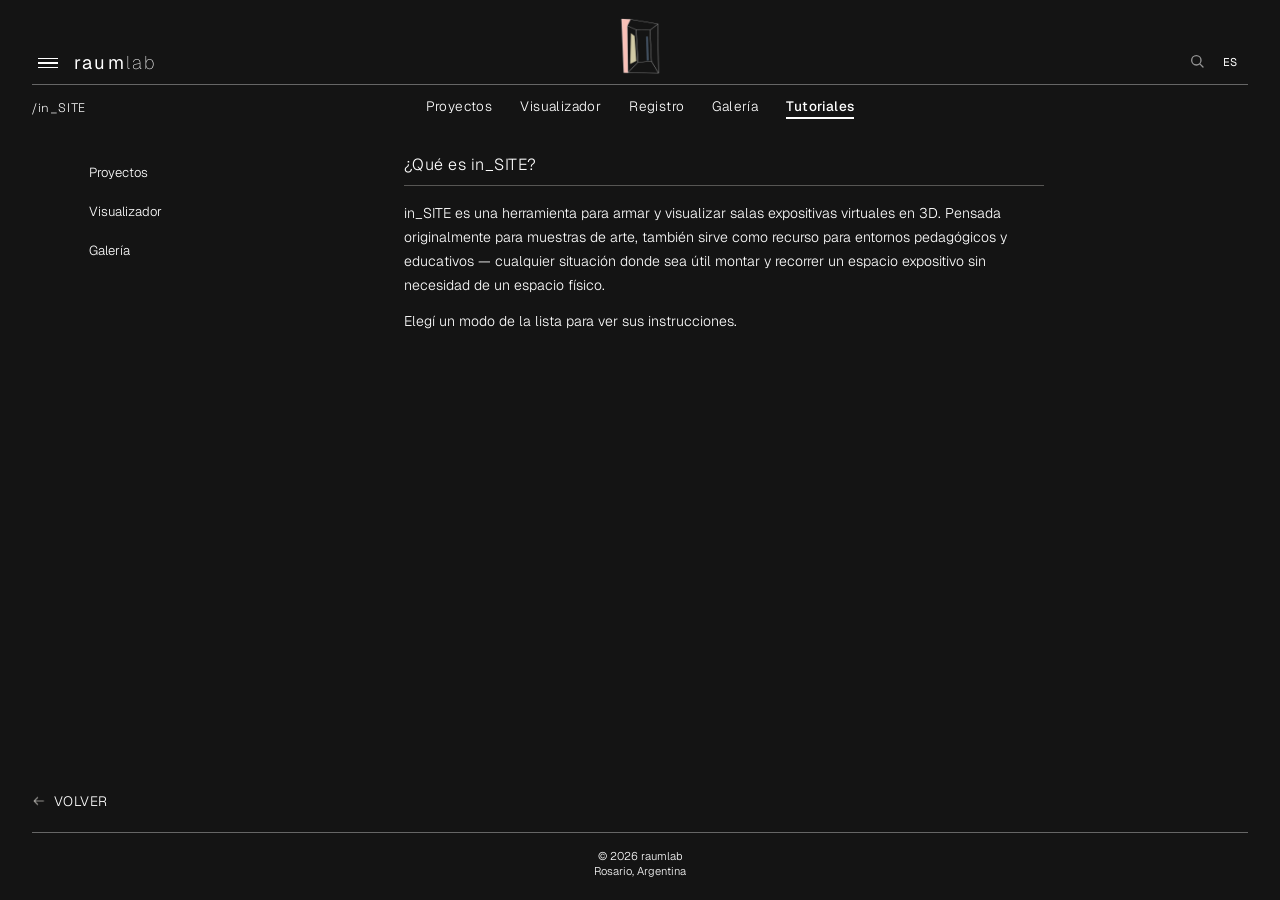
<file: in_site/instrucciones.html>
<!DOCTYPE html>
<html lang="es">
<head>
    <meta charset="UTF-8">
    <meta name="viewport" content="width=device-width, initial-scale=1.0">
    <title>Tutoriales — in_SITE</title>
    <link rel="preconnect" href="https://fonts.googleapis.com">
    <link rel="preconnect" href="https://fonts.gstatic.com" crossorigin>
    <link href="https://fonts.googleapis.com/css2?family=Geist:wght@100;300;400;500;700;800&family=Space+Grotesk:wght@300;400;500;700&display=swap" rel="stylesheet">
    <link rel="stylesheet" href="css/styles.css">
    <link rel="stylesheet" href="../raumlab/raumlab-chrome.css">
    <link rel="stylesheet" href="../raumlab/raumlab-search.css">
    <link rel="stylesheet" href="css/instrucciones.css">
</head>
<body class="rc-body">

    <div class="rc-bg-layer" aria-hidden="true"></div>

    <div class="rc-header-stack">
        <header class="rc-topbar">
            <button class="rc-hamburger-btn" id="navToggle" type="button" aria-expanded="false" aria-controls="navPanel" aria-label="Abrir menú">
                <span class="rc-hamburger-icon" aria-hidden="true">
                    <span class="bar"></span>
                    <span class="bar"></span>
                    <span class="bar"></span>
                </span>
            </button>
            <a href="../raumlab/index.html" class="rc-topbar-logo">
                <span class="logo-raum">raum</span><span class="logo-lab">lab</span>
                </a>
                <a href="../raumlab/index.html" tabindex="-1" aria-hidden="true">
                <img src="../raumlab/favicontransparente.png" alt="" class="rc-topbar-logo-icon">
                </a>
            <button class="rc-lang-pill" type="button" title="Selector de idioma — próximamente EN / FR / PT">ES</button>
        </header>
        <div class="rc-header-rule"></div>
        <div class="rc-module-subheader">
            <p class="rc-breadcrumb">/in_SITE</p>
            <nav class="rc-subnav">
                <a href="editor.html">Proyectos</a>
                <a href="viewer.html">Visualizador</a>
                <a href="registro.html">Registro</a>
                <a href="coleccion.html">Galería</a>
                <a href="instrucciones.html" class="active">Tutoriales</a>
            </nav>
        </div>
    </div>

    <div class="rc-nav-scrim" id="navScrim"></div>

    <nav class="rc-nav-panel" id="navPanel">
        <ul class="rc-nav-list rc-nav-modes">
            <li class="rc-nav-item"><a class="rc-nav-link" href="editor.html">Proyectos</a></li>
            <li class="rc-nav-item"><a class="rc-nav-link" href="viewer.html">Visualizador</a></li>
            <li class="rc-nav-item"><a class="rc-nav-link" href="registro.html">Registro</a></li>
            <li class="rc-nav-item"><a class="rc-nav-link" href="coleccion.html">Galería</a></li>
            <li class="rc-nav-item"><a class="rc-nav-link active" href="instrucciones.html">Tutoriales</a></li>
        </ul>
        <ul class="rc-nav-list">
            <li class="rc-nav-item has-sub open" id="recursosItem">
                <a class="rc-nav-link" href="../raumlab/index.html#recursos">Recursos</a>
                <ul class="rc-nav-sublist" id="recursosSub" style="max-height: 220px;">
                    <li><a href="../espacio_inm/index.html">espacio_INM</a></li>
                    <li><a href="index.html" class="active">in_SITE</a></li>
                    <li><a href="../mono_plano/index.html">trans_FORMA</a></li>
                    <li><span aria-disabled="true" aria-label="estereo_GRAF — todavía no disponible">estereo_GRAF</span></li>
                </ul>
            </li>
            <li class="rc-nav-item"><a class="rc-nav-link" href="../raumlab/index.html#investigacion">Investigación</a></li>
            <li class="rc-nav-item"><a class="rc-nav-link" href="../raumlab/index.html#educacion">Educación</a></li>
            <li class="rc-nav-item"><a class="rc-nav-link" href="../raumlab/index.html#contacto">Contacto</a></li>
        </ul>
    </nav>

    <div class="instr-layout">

        <!-- Lista de modos — sin ítem activo por defecto: el panel arranca
             mostrando el texto general, elegir un modo lo reemplaza. -->
        <aside class="instr-nav">
            <button type="button" class="instr-nav-item" data-instr="instr-proyectos">Proyectos</button>
            <button type="button" class="instr-nav-item" data-instr="instr-visualizador">Visualizador</button>
            <button type="button" class="instr-nav-item" data-instr="instr-galeria">Galería</button>
        </aside>

        <div class="instr-panel">

            <div class="instr-body active" id="instr-general">
                <h2>¿Qué es in_SITE?</h2>
                <p>
                    in_SITE es una herramienta para armar y visualizar salas
                    expositivas virtuales en 3D. Pensada originalmente para
                    muestras de arte, también sirve como recurso para
                    entornos pedagógicos y educativos — cualquier situación
                    donde sea útil montar y recorrer un espacio expositivo
                    sin necesidad de un espacio físico.
                </p>
                <p>Elegí un modo de la lista para ver sus instrucciones.</p>
            </div>

            <div class="instr-body" id="instr-proyectos">
                <h2>Proyectos</h2>
                <p>
                    El editor. Acá armás la sala: definís sus dimensiones,
                    agregás imágenes, videos y esculturas (.obj), las ubicás
                    en el espacio, y completás la ficha técnica de cada pieza
                    (título, artista, año, técnica, descripción,
                    especificaciones de traslado y montaje).
                </p>

                <h3>Armar una sala, paso a paso</h3>
                <ol>
                    <li>Definí el ancho y el largo de la sala.</li>
                    <li>Agregá las piezas: imágenes o videos (para colgar en la pared) y modelos .obj (para esculturas).</li>
                    <li>Seleccioná cada pieza (clickeándola en la sala o en la lista de miniaturas) y ajustá su posición, rotación y dimensiones reales.</li>
                    <li>Completá la ficha técnica de cada pieza.</li>
                    <li>Guardá el progreso con <strong>Guardar Proyecto</strong> — genera un archivo <code>.json</code> editable para retomar la edición más adelante (no sirve para visualizar la sala, solo para seguir editándola).</li>
                    <li>Cuando la sala esté lista, usá <strong>Exportar</strong> para generar el archivo <code>.rml</code> final.</li>
                    <li>Andá a <strong>Visualizador</strong>, cargá ese archivo, y recorré la sala terminada — o compartí el archivo para que otra persona la visualice desde ahí.</li>
                </ol>

                <h3>Formatos de archivo aceptados</h3>
                <ul>
                    <li><strong>Imágenes</strong> (para colgar en la pared): <code>.jpg</code>/<code>.jpeg</code> o <code>.png</code> únicamente. No hay una proporción obligatoria — cualquier relación de ancho/alto se acepta y se ajusta al tamaño real que le definas a la pieza en la sala (si la proporción de la imagen no coincide con la del rectángulo que definiste, la imagen se deforma para cubrirlo, así que conviene que el rectángulo respete la proporción original de la foto).</li>
                    <li><strong>Video</strong>: <code>.mp4</code> o <code>.webm</code> únicamente.</li>
                    <li><strong>Esculturas</strong>: un archivo <code>.obj</code> (obligatorio) y, opcionalmente, su <code>.mtl</code> con los colores/materiales — se seleccionan juntos. No se admiten archivos de textura de imagen aparte (mapas <code>map_Kd</code> del .mtl): si el material del .obj depende de una imagen externa, esa textura no se va a ver, solo el color base.</li>
                    <li><strong>Proyecto guardado</strong>: <code>.json</code>, generado por "Guardar Proyecto" y leído por el mismo botón de "Cargar Proyecto" en el editor.</li>
                </ul>

                <h3>Sobre el video</h3>
                <p>
                    Se reproduce en vivo mientras armás la sala en el editor,
                    y también en la vista de escritorio de Visualizador y
                    Galería (como una textura real, respetando la
                    perspectiva de la pared). En Realidad Aumentada, en
                    cambio, se ve como una imagen fija — es una limitación
                    del formato <code>.glb</code> en sí, no de la aplicación.
                </p>
                <p>
                    Se recomienda comprimir los videos antes de subirlos —
                    hasta 30&nbsp;MB no hay problema; entre 30 y 60&nbsp;MB la
                    app avisa que puede ir más lento o agotar la memoria del
                    navegador al exportar, pero deja continuar; por encima de
                    60&nbsp;MB no se admite el archivo.
                </p>
            </div>

            <div class="instr-body" id="instr-visualizador">
                <h2>Visualizador</h2>
                <p>
                    El visor. Acá cargás una sala que ya exportaste desde
                    Proyectos para recorrerla en 3D, ver la información de
                    cada pieza, y activar la Realidad Aumentada en el
                    celular.
                </p>

                <h3>Formatos de archivo aceptados</h3>
                <p>
                    Lo normal es cargar el archivo único <code>.rml</code>
                    que genera Exportar (contiene la sala y las fichas
                    técnicas juntas). También se admite el formato anterior,
                    de dos archivos sueltos: el <code>.glb</code> de la sala
                    y, opcionalmente, su <code>.json</code> de fichas
                    técnicas.
                </p>

                <h3>Sobre el video</h3>
                <p>
                    Se reproduce en vivo, como una textura real que respeta
                    la perspectiva de la pared. En Realidad Aumentada se ve
                    como una imagen fija — es una limitación del formato
                    <code>.glb</code> en sí, no de la aplicación.
                </p>
            </div>

            <div class="instr-body" id="instr-galeria">
                <h2>Galería</h2>
                <p>
                    Las muestras y piezas propias del estudio, ya armadas y
                    disponibles para visitar directamente, sin necesidad de
                    subir ningún archivo.
                </p>

                <h3>Sobre el video</h3>
                <p>
                    Se reproduce en vivo, como una textura real que respeta
                    la perspectiva de la pared. En Realidad Aumentada se ve
                    como una imagen fija — es una limitación del formato
                    <code>.glb</code> en sí, no de la aplicación.
                </p>
            </div>

        </div>

    </div>

    <a href="index.html" class="rc-back-link">
        <img src="../raumlab/flecha_derecha_ui.png" alt="" class="back-arrow-img">
        VOLVER
    </a>

    <footer class="rc-footer">
        <div class="rc-footer-rule"></div>
        <p class="rc-footer-copyright">© 2026 raumlab<br>Rosario, Argentina</p>
    </footer>

    <script src="../raumlab/raumlab-chrome.js"></script>
    <script src="../raumlab/raumlab-search.js"></script>
    <script>
        document.querySelectorAll('.instr-nav-item').forEach((btn) => {
            btn.addEventListener('click', () => {
                document.querySelectorAll('.instr-nav-item').forEach((b) => {
                    b.classList.toggle('active', b === btn);
                });
                document.querySelectorAll('.instr-body').forEach((p) => p.classList.remove('active'));
                document.getElementById(btn.dataset.instr).classList.add('active');
            });
        });
    </script>
</body>
</html>
</file>
<file: raumlab/raumlab-chrome.css>
/* ==========================================================================
   RAUMLAB-CHROME — header, panel de navegación y footer compartidos por
   TODOS los módulos de RaumLab (in_SITE, trans_FORMA, espacio_INM).

   ÚNICO archivo real — no hay una copia por módulo. Antes cada módulo tenía
   su propia copia de este archivo ("sin build step, no hay forma de
   compartir un solo archivo real" fue la decisión original), y terminaron
   desincronizándose sin que nadie lo notara hasta compararlos lado a lado:
   font-weight/color faltante en el body de dos de los tres (letra más
   fina/gruesa entre módulos), el mecanismo de "Volver al Inicio" de
   in_SITE quedado atrás. Vive acá (en raumlab/, el ancestro común de los
   tres) precisamente para que eso deje de poder pasar — no hace falta build
   step para que tres carpetas hermanas referencien un mismo archivo por
   ruta relativa, que es todo lo que esto necesitaba en realidad.

   Si algo necesita ser distinto en un módulo puntual, ese módulo lo
   sobreescribe en SU PROPIO CSS (cargado después de este) — no se vuelve a
   bifurcar este archivo.
   ========================================================================== */

:root {
    --bg-navy: #141414;
    --surface-border: rgba(255, 255, 255, 0.09);
    --border-fine: rgba(242, 239, 233, 0.3);
    --text-color: #ffffff;
    --font-geist: 'Geist', -apple-system, BlinkMacSystemFont, sans-serif;
    --font-space: 'Space Grotesk', sans-serif;
    --header-h: 118px;
    --footer-h: 72px;
}

html {
    background-color: var(--bg-navy);
}

body.rc-body {
    color: var(--text-color);
    font-family: var(--font-geist);
    font-weight: 300;
    min-height: 100vh;
    background-color: var(--bg-navy);
    position: relative;
}

/* CAPA DE FONDO — antes tenía fondo.jpg (16MB); gris oscuro liso, mismo
   color que usa raumlab/style.css para el hub. */
.rc-bg-layer {
    position: fixed;
    inset: 0;
    z-index: 0;
    background-color: var(--bg-navy);
}

/* CONTENEDOR FIJO (BARRA SUPERIOR) */
.rc-header-stack {
    position: fixed;
    top: 0;
    left: 0;
    right: 0;
    z-index: 300;
}

/* position:relative como referencia para el ícono centrado (position:
   absolute, independiente del flujo flex de hamburguesa/texto/idioma). */
.rc-topbar {
    position: relative;
    display: flex;
    align-items: flex-end;
    padding: 14px 32px 10px;
    /* El ícono (56px, centrado con position:absolute) necesita más alto
       del que le da el contenido de la fila (hamburguesa/texto/idioma,
       ~23px) — min-height asegura que entre completo sin sobresalir. */
    min-height: 84px;
}

.rc-hamburger-btn {
    background: none;
    border: none;
    cursor: pointer;
    padding: 6px;
    line-height: 1;
}

.rc-hamburger-icon {
    display: flex;
    flex-direction: column;
    gap: 3px;
}

.rc-hamburger-icon .bar {
    display: block;
    width: 20px;
    height: 1.5px;
    background: var(--text-color);
}

.rc-topbar-logo {
    margin-left: 10px;
    font-family: var(--font-geist);
    font-size: 1.15rem;
    letter-spacing: 0.12em;
    text-decoration: none;
    color: var(--text-color);
}

.rc-topbar-logo .logo-raum { font-weight: 400; }
.rc-topbar-logo .logo-lab { font-weight: 100; }

/* Ícono centrado horizontalmente en la barra (independiente de
   hamburguesa/texto/idioma, por eso position:absolute), alineado por abajo
   con esos tres — mismo bottom que el padding-bottom de .rc-topbar, para
   que su borde inferior coincida con el de ellos en vez de quedar
   centrado. */
.rc-topbar-logo-icon {
    position: absolute;
    left: 50%;
    bottom: 10px;
    transform: translateX(-50%);
    height: 56px;
    width: auto;
    display: block;
}

/* Empuja el selector de idioma al extremo derecho — hamburguesa y texto
   quedan juntos a la izquierda, sin depender de justify-content:
   space-between (que los separaría según el ancho de cada uno). */
.rc-lang-pill {
    margin-left: auto;
}

.rc-header-rule {
    height: 0.5px;
    margin: 0 32px;
    /* Semiopaca en vez de blanco sólido: en celular, un 0.5px 100% opaco
       puede redondear a un píxel entero según la densidad de pantalla y
       leerse mucho más grueso que en escritorio — bajar la opacidad
       mantiene la línea fina sin depender de esa rendericación. */
    background: rgba(255, 255, 255, 0.35);
}

.rc-lang-pill {
    font-family: var(--font-geist);
    font-size: 0.7rem;
    letter-spacing: 0.06em;
    color: var(--text-color);
    background: transparent;
    border: none;
    padding: 5px 10px;
    cursor: default;
}

/* PANEL DE NAVEGACIÓN (toggle) */
.rc-nav-panel {
    position: fixed;
    top: 0;
    left: 0;
    bottom: 0;
    width: 320px;
    z-index: 250;
    background: rgba(10, 10, 10, 0.92);
    backdrop-filter: blur(10px);
    padding: calc(var(--header-h) + 30px) 32px 40px;
    transform: translateX(-100%);
    transition: transform 0.3s ease;
    overflow-y: auto;
}

.rc-nav-panel.open {
    transform: translateX(0);
}

.rc-nav-list {
    list-style: none;
    font-family: var(--font-space);
    display: flex;
    flex-direction: column;
    gap: 22px;
    margin: 0;
    padding: 0;
}

.rc-nav-link {
    display: inline-block;
    background: none;
    border: none;
    color: var(--text-color);
    font-size: 0.95rem;
    font-weight: 400;
    letter-spacing: 0.05em;
    text-decoration: none;
    cursor: pointer;
    padding: 0;
    font-family: inherit;
}

.rc-nav-link:hover,
.rc-nav-link:focus-visible { font-weight: 700; }

.rc-nav-link.active {
    font-weight: 700;
    color: #ffffff;
}

.rc-nav-link[aria-disabled="true"] {
    cursor: default;
    opacity: 0.45;
}
.rc-nav-link[aria-disabled="true"]:hover { font-weight: 400; }

.rc-nav-sublist {
    list-style: none;
    max-height: 0;
    overflow: hidden;
    transition: max-height 0.25s ease;
    padding-left: 16px;
    display: flex;
    flex-direction: column;
    gap: 12px;
}

/* El espacio antes del primer ítem va en el hijo, no en el propio <ul>:
   con box-sizing:border-box, un padding/margin puesto directo en el
   elemento que se colapsa (max-height:0) no se recorta — el padding
   empuja el alto mínimo del propio elemento por encima de max-height, y
   el margin (probado antes) queda afuera de lo que overflow:hidden
   recorta. Puesto en el <li>, en cambio, sí queda contenido dentro del
   área que el <ul> recorta al colapsar. Mismo fix que raumlab/style.css. */
.rc-nav-sublist li:first-child {
    margin-top: 12px;
}

.rc-nav-item.has-sub.open .rc-nav-sublist {
    max-height: 220px;
}

.rc-nav-sublist a {
    color: var(--text-color);
    text-decoration: none;
    font-size: 0.85rem;
    font-weight: 300;
    letter-spacing: 0.03em;
}

.rc-nav-sublist a:hover,
.rc-nav-sublist a:focus-visible { font-weight: 700; }

.rc-nav-sublist a.active {
    font-weight: 700;
    color: #ffffff;
}

/* estereo_GRAF en el submenú de Recursos — mismo criterio que
   raumlab/style.css (.nav-sublist span[aria-disabled="true"]), acá
   porque el resto de los módulos comparte este chrome en vez del suyo
   propio. */
.rc-nav-sublist span[aria-disabled="true"] {
    opacity: 0.45;
    cursor: default;
}

.rc-nav-scrim {
    position: fixed;
    inset: 0;
    z-index: 240;
    background: rgba(0, 0, 0, 0.35);
    backdrop-filter: blur(4px);
    opacity: 0;
    pointer-events: none;
    transition: opacity 0.3s ease;
}

.rc-nav-scrim.open {
    opacity: 1;
    pointer-events: auto;
}

/* CONTENIDO PRINCIPAL — solo lo usan las páginas de in_SITE que scrollean
   normalmente (portada, sin layout fijo de 3 columnas). trans_FORMA y
   espacio_INM no lo necesitan (su contenido va directo en #app-main). */
.rc-main {
    position: relative;
    z-index: 2;
    max-width: 1180px;
    margin: 0 auto;
    padding: calc(var(--header-h) + 40px) 32px calc(var(--footer-h) + 40px);
}

/* PANTALLA DE INTRODUCCIÓN — texto de presentación del módulo, mismo en
   los tres (in_SITE, trans_FORMA, espacio_INM), tal cual aparece en su card
   de la landing: lede (regular) + detalle (fino), misma distinción de peso
   que .card-lede/.card-detail en raumlab/style.css. Vive acá porque la
   comparten los tres, no solo in_SITE (que antes la tenía en su propio
   portada.css, fusionada en un solo párrafo de un solo peso).

   .rc-intro-screen es el contenedor de esta pantalla en in_SITE — a
   propósito NO usa .rc-main (que tiene max-width:1180px + margin:0 auto,
   o sea se centra en pantallas anchas): acá el margen izquierdo tiene que
   medirse desde el borde real de la ventana, igual que en espacio_INM y
   trans_FORMA (que no tienen ningún centrado), no desde una caja centrada. */
.rc-intro-screen {
    position: relative;
    z-index: 2;
    padding: calc(var(--header-h) + 24px) 32px calc(var(--footer-h) + 40px) 35px;
}

.rc-intro-lede {
    max-width: 420px;
    font-family: var(--font-geist);
    font-size: 1rem;
    font-weight: 400;
    line-height: 1.6;
    color: var(--text-color);
    margin: 0 0 12px;
}

.rc-intro-detail {
    max-width: 420px;
    font-family: var(--font-geist);
    font-size: 0.9rem;
    font-weight: 100;
    line-height: 1.7;
    color: var(--text-color);
    margin: 0;
}

/* MIGA DE PAN + SUBNAV DEL MÓDULO — variante "suelta", para dentro de
   .rc-main (scrollea con la página). La variante fija para layouts de 3
   columnas es .rc-module-subheader más abajo, que sobreescribe estas mismas
   clases anidándolas. */
.rc-breadcrumb {
    font-family: var(--font-space);
    font-size: 0.78rem;
    font-weight: 300;
    letter-spacing: 0.05em;
    color: var(--text-color);
    margin-bottom: 18px;
}

.rc-subnav {
    display: flex;
    flex-wrap: wrap;
    gap: 32px;
    margin-bottom: 48px;
    padding-bottom: 14px;
    border-bottom: 1px solid var(--surface-border);
}

/* a: navegación real entre páginas (in_SITE). button: cambio de modo
   dentro de una sola página (trans_FORMA, espacio_INM). */
.rc-subnav a,
.rc-subnav button {
    font-family: var(--font-geist);
    font-size: 0.85rem;
    font-weight: 300;
    letter-spacing: 0.03em;
    color: var(--text-color);
    text-decoration: none;
    background: none;
    border: none;
    padding-bottom: 14px;
    margin: 0 0 -15px;
    white-space: nowrap;
    cursor: pointer;
    border-bottom: 2px solid transparent;
    transition: font-weight 0.2s ease, border-color 0.2s ease;
}

.rc-subnav a:hover,
.rc-subnav button:not(:disabled):hover {
    font-weight: 500;
}

.rc-subnav a.active,
.rc-subnav button.active {
    border-bottom-color: var(--text-color);
    font-weight: 500;
}

.rc-subnav button:disabled {
    cursor: default;
    opacity: 0.4;
}

/* Variante compacta del breadcrumb+subnav para páginas con layout fijo de
   3 columnas (editor, visualizador, colección, trans_FORMA, espacio_INM) —
   va dentro del header fijo en vez de scrollear con el contenido. Grid de
   3 columnas simétricas para que el subnav quede centrado en la página,
   con el breadcrumb pegado a la izquierda sin correrlo. */
.rc-module-subheader {
    display: grid;
    grid-template-columns: 1fr auto 1fr;
    align-items: center;
    padding: 12px 32px 14px;
}

.rc-module-subheader .rc-breadcrumb {
    grid-column: 1;
    justify-self: start;
    margin-bottom: 0;
}

.rc-module-subheader .rc-subnav {
    grid-column: 2;
    justify-self: center;
    margin-bottom: 0;
    padding-bottom: 0;
    border-bottom: none;
    gap: 28px;
    flex-wrap: nowrap;
}

.rc-module-subheader .rc-subnav a,
.rc-module-subheader .rc-subnav button {
    padding-bottom: 2px;
    margin: 0;
    white-space: nowrap;
}

/* ENLACE DE RETORNO AL HUB — fijo, siempre visible sobre cualquier
   pantalla del módulo (no vive dentro del contenido que se reemplaza),
   igual posición exacta en TODOS los módulos de RaumLab. */
.rc-back-link {
    position: fixed;
    left: 32px;
    bottom: calc(var(--footer-h) + 18px);
    z-index: 260;
    display: inline-flex;
    align-items: center;
    gap: 8px;
    background: none;
    border: none;
    padding: 0;
    color: var(--text-color);
    text-decoration: none;
    cursor: pointer;
    font-family: var(--font-geist);
    font-weight: 300;
    font-size: 0.85rem;
    letter-spacing: 0.03em;
}

.rc-back-link .back-arrow-img {
    display: block;
    width: 14px;
    height: 14px;
    transform: rotate(-90deg);
    transition: transform 0.15s ease;
}

.rc-back-link:hover,
.rc-back-link:focus-visible {
    font-weight: 700;
}
.rc-back-link:hover .back-arrow-img {
    transform: rotate(-90deg) scale(1.2);
}

/* FOOTER — fijo al borde inferior real de la ventana. Sin scroll de página
   en ningún módulo (ver la regla propia de cada uno), así que esto es
   literalmente siempre lo último visible, en el mismo lugar. */
.rc-footer {
    position: fixed;
    left: 0;
    right: 0;
    bottom: 0;
    z-index: 300;
    padding: 0 0 20px;
    text-align: center;
}

.rc-footer-rule {
    height: 0.5px;
    margin: 0 32px 16px;
    background: rgba(255, 255, 255, 0.35);
}

.rc-footer-copyright {
    margin: 0;
    font-size: 0.7rem;
    color: var(--text-color);
    font-family: var(--font-geist);
    line-height: 1.4;
}

/* Enlaces de modo del módulo dentro del panel de navegación — solo existen
   para celular, donde reemplazan a la fila fija .rc-module-subheader (no
   entra en un ancho angosto). En escritorio esos mismos enlaces ya están
   en el header. */
.rc-nav-modes {
    display: none;
}

@media (max-width: 768px) {
    :root {
        --header-h: 110px;
        --footer-h: 46px;
        --mobile-bottom-reserve: calc(var(--footer-h) + 50px);
    }

    /* Header/footer son transparentes por diseño en escritorio (el
       contenido nunca llega hasta ahí). En celular el contenido SÍ
       scrollea por debajo de ambos — vidrio esmerilado (mismo tinte que
       --bg-navy, con transparencia + blur) en vez de opaco liso: separa
       el contenido sin perder la sensación de capa flotante. rgba(20,20,20)
       son los componentes de --bg-navy (#141414). */
    .rc-header-stack {
        background-color: rgba(20, 20, 20, 0.82);
        backdrop-filter: blur(14px);
        -webkit-backdrop-filter: blur(14px);
    }

    .rc-footer {
        background-color: rgba(20, 20, 20, 0.82);
        backdrop-filter: blur(14px);
        -webkit-backdrop-filter: blur(14px);
        padding: 0 0 10px;
    }

    .rc-footer-rule {
        margin: 0 32px 8px;
    }

    .rc-footer-copyright {
        font-size: 0.6rem;
    }

    /* En celular no entra el grid de 3 columnas de escritorio (breadcrumb +
       subnav + espaciador) — pasa a ser una fila de pestañas horizontal,
       centrada, en el mismo lugar (bajo el header fijo) en vez de existir
       solo adentro del panel hamburguesa. El breadcrumb se oculta porque
       compite por el mismo ancho angosto y la identidad del módulo ya es
       implícita en pantalla. */
    .rc-module-subheader {
        display: block;
        padding: 0;
    }

    .rc-module-subheader .rc-breadcrumb {
        display: none;
    }

    .rc-module-subheader .rc-subnav {
        display: flex;
        flex-wrap: nowrap;
        justify-content: center;
        overflow-x: auto;
        -webkit-overflow-scrolling: touch;
        scrollbar-width: none;
        gap: 20px;
        margin: 0;
        padding: 10px 20px 12px;
        border-bottom: 1px solid var(--surface-border);
    }

    .rc-module-subheader .rc-subnav::-webkit-scrollbar {
        display: none;
    }

    /* La lista de modos duplicada dentro del panel hamburguesa ya no hace
       falta: los mismos modos ahora viven en la fila de pestañas de arriba
       (.rc-module-subheader), fija y siempre visible. Dejarla también acá
       era redundante y confuso — el panel hamburguesa en celular queda
       solo para Recursos/Investigación/Educación/etc. */
    .rc-nav-modes {
        display: none;
    }

    .rc-main { padding: calc(var(--header-h) + 24px) 20px var(--mobile-bottom-reserve); }
    .rc-intro-screen { padding: calc(var(--header-h) + 20px) 20px var(--mobile-bottom-reserve) 35px; }
    .rc-nav-panel { width: 100%; }
    .rc-back-link { left: 20px; }
}
</file>
<file: raumlab/raumlab-search.css>
/* ==========================================================================
   raumlab-search.css — buscador global (command palette), inyectado por
   raumlab-search.js en las 9 páginas del sitio. Solo usa variables que
   existen igual en las dos "familias" de CSS del sitio (style.css del hub,
   raumlab-chrome.css de los 3 módulos): --bg-navy, --surface-border,
   --text-color, --font-geist.
   ========================================================================== */

.rc-search-toggle {
    display: inline-flex;
    align-items: center;
    justify-content: center;
    /* Mismo padding vertical que .lang-pill/.rc-lang-pill (5px), en vez de
       una caja fija de 32px — la fila del header alinea por abajo
       (align-items: flex-end), así que si esta caja es más alta que la de
       "ES" el ícono queda centrado en una caja más alta y se ve más arriba
       que el texto. Con el mismo padding, las dos cajas terminan de una
       altura parecida y sus centros calzan. */
    padding: 5px 6px;
    /* .lang-pill/.rc-lang-pill YA tienen margin-left:auto (para pegarse al
       borde derecho). Este botón se inserta ANTES en el DOM, así que él es
       quien necesita el margin-left:auto para quedar empujado a la derecha
       — si los dos lo tienen, Flexbox reparte el espacio libre ENTRE los
       dos en vez de juntarlos, y el ícono queda flotando lejos de "ES" en
       vez de pegado. Por eso la regla de abajo cancela el margin-left:auto
       de lang-pill específicamente cuando viene justo después de este botón. */
    margin-left: auto;
    margin-right: 2px;
    background: none;
    border: none;
    border-radius: 4px;
    /* appearance:none + box-shadow:none: sin esto, algunos navegadores le
       dejan un resto de relieve/sombra nativa de <button> aunque
       background y border ya estén en "none". */
    appearance: none;
    -webkit-appearance: none;
    box-shadow: none;
    color: var(--text-color);
    /* Reposo bien apagado (0.55) para que el salto a hover (1, + glow) se
       note — de 0.8 a 1 era un cambio de opacidad casi imperceptible. */
    opacity: 0.55;
    cursor: pointer;
    transition: opacity 0.2s ease, filter 0.2s ease;
}
.rc-search-toggle svg {
    width: 16px;
    height: 16px;
}
.rc-search-toggle:hover {
    /* Solo ilumina el ícono (opacity + un resplandor sutil vía filter),
       sin caja de fondo detrás — pedido explícito: nada de "sombreado",
       ni en reposo ni en hover. */
    opacity: 1;
    filter: drop-shadow(0 0 3px rgba(255, 255, 255, 0.6));
}
.rc-search-toggle + .lang-pill,
.rc-search-toggle + .rc-lang-pill {
    margin-left: 0;
}

/* [hidden] antes que .rc-search-overlay (y con !important) — una regla de
   esta misma hoja con "display: flex" le gana SIEMPRE al [hidden] nativo
   del navegador (misma especificidad, pero el origen "autor" pisa al
   origen "user-agent" sin importar el orden), así que sin esto el overlay
   queda visible permanentemente apenas se inyecta en el DOM, sin importar
   lo que haga el atributo hidden en JS. */
.rc-search-overlay[hidden] {
    display: none !important;
}

.rc-search-overlay {
    position: fixed;
    inset: 0;
    z-index: 600;
    display: flex;
    justify-content: center;
    padding: 12vh 24px 24px;
    background: rgba(6, 6, 8, 0.6);
    backdrop-filter: blur(4px);
    -webkit-backdrop-filter: blur(4px);
}

.rc-search-box {
    width: 100%;
    max-width: 480px;
    max-height: 70vh;
    display: flex;
    flex-direction: column;
    background: rgba(20, 20, 20, 0.95);
    backdrop-filter: blur(16px);
    -webkit-backdrop-filter: blur(16px);
    border: 1px solid var(--surface-border);
    border-radius: 8px;
    box-shadow: 0 20px 60px rgba(0, 0, 0, 0.4);
    overflow: hidden;
}

.rc-search-input-row {
    display: flex;
    align-items: center;
    gap: 10px;
    padding: 14px 16px;
    border-bottom: 1px solid var(--surface-border);
    color: var(--text-color);
    flex-shrink: 0;
}
.rc-search-input-row svg { flex-shrink: 0; opacity: 0.6; }

.rc-search-input {
    flex: 1;
    background: none;
    border: none;
    outline: none;
    color: var(--text-color);
    font-family: var(--font-geist);
    font-size: 0.9rem;
    font-weight: 300;
}
.rc-search-input::placeholder { color: var(--text-color); opacity: 0.4; }

.rc-search-results {
    list-style: none;
    margin: 0;
    padding: 6px;
    overflow-y: auto;
}

.rc-search-result {
    display: flex;
    /* flex-start, no center: con la descripción el bloque de texto pasa a
       ser de dos líneas, y el chip de módulo tiene que quedar arriba (a la
       altura del título), no centrado en la altura total del ítem. */
    align-items: flex-start;
    justify-content: space-between;
    gap: 12px;
    padding: 10px 12px;
    border-radius: 4px;
    cursor: pointer;
    font-family: var(--font-geist);
}
.rc-search-result.active,
.rc-search-result:hover {
    background-color: rgba(255, 255, 255, 0.08);
}

.rc-search-result-texto {
    display: flex;
    flex-direction: column;
    gap: 3px;
    min-width: 0;
}

.rc-search-result-titulo {
    font-size: 0.82rem;
    font-weight: 300;
    color: var(--text-color);
}

/* Chica y fina — un renglón de contexto, no compite con el título. */
.rc-search-result-descripcion {
    font-size: 0.68rem;
    font-weight: 200;
    line-height: 1.35;
    color: var(--text-color);
    opacity: 0.55;
}

.rc-search-result-modulo {
    font-size: 0.65rem;
    font-weight: 300;
    text-transform: uppercase;
    letter-spacing: 0.06em;
    color: var(--text-color);
    opacity: 0.45;
    flex-shrink: 0;
}

.rc-search-empty {
    padding: 20px 16px;
    text-align: center;
    font-family: var(--font-geist);
    font-size: 0.78rem;
    font-weight: 300;
    color: var(--text-color);
    opacity: 0.5;
}

@media (max-width: 768px) {
    .rc-search-overlay { padding: 8vh 16px 16px; }
    .rc-search-box { max-height: 80vh; }
}
</file>
<file: espacio_inm/app-shell.css>
/* ==========================================================================
   APP-SHELL — encaje del contenido propio de espacio_INM contra el
   header/footer fijos de raumlab-chrome.css. Basado en
   mono_plano/src/css/app-shell.css (equivalente al module-shell.css de
   in_SITE), con una diferencia a propósito: acá overflow-y es "hidden", no
   "auto". espacio_INM tiene la regla de "debe encajar en pantalla sin
   scroll" — el layout ya está calculado para entrar exacto (ver
   .tool-main en espacio-inm.css), así que "hidden" actúa como resguardo
   silencioso ante un redondeo de sub-píxel (zoom/escalado de pantalla no
   entero), en vez de "auto", que dispara una barra de scroll visible ante
   ese mismo redondeo aunque no haya contenido real por ver.
   ========================================================================== */

/* Reseteo universal — in_SITE y trans_FORMA lo traen cada uno en su propio
   styles.css (cargado antes que raumlab-chrome.css); espacio_INM no tiene
   un archivo equivalente y nunca lo tuvo, así que cualquier elemento que no
   fije su propio margin/padding explícito se quedaba con el valor por
   defecto del navegador — más alto/desplazado que en los otros módulos con
   los mismos elementos compartidos (.rc-breadcrumb, .rc-footer-copyright).
   Mismo bug, mismo motivo, que ya se había dado una vez con la tipografía
   del logo RAUMLAB en trans_FORMA (ver comentario en
   mono_plano/src/css/styles.css). */
* {
    box-sizing: border-box;
    margin: 0;
    padding: 0;
}

#app-main {
    position: fixed;
    top: var(--header-h);
    left: 0;
    right: 0;
    bottom: var(--footer-h);
    z-index: 2;
    overflow-y: hidden;
}

.screen {
    width: 100%;
    height: 100%;
}

@media (max-width: 768px) {
    #app-main {
        position: relative;
        /* La regla de escritorio de arriba deja top:var(--header-h) puesto
           para el position:fixed. Con position:relative ese top SIGUE
           funcionando (como offset relativo a la posición natural, no se
           anula solo porque cambia position) — sin resetearlo acá, el
           elemento bajaba header-h (por top) + header-h+20 (por su propio
           padding-top) = casi el doble. Confirmado con un panel de debug
           real en el celular: appMain quedaba en top=131 en vez de 0, con
           header-h=131 — la duplicación exacta. */
        top: 0;
        min-height: calc(100vh - var(--header-h) - var(--mobile-bottom-reserve));
        padding: calc(var(--header-h) + 20px) 20px var(--mobile-bottom-reserve);
    }

    .screen {
        height: auto;
        min-height: 100%;
    }
}
</file>
<file: espacio_inm/espacio-inm.css>
/* espacio.INM — layout y estética propios del módulo, sobre los tokens
   compartidos de raumlab-chrome.css (--bg-navy, --text-color, --border-fine,
   --font-geist, --font-space, --header-h, --footer-h). Sin fondo propio: deja
   ver el fondo con grano de la página (.rc-bg-layer) atrás, igual que
   trans_FORMA/in_SITE. Ninguna de las tres columnas lleva background-color
   ni bordes de separación — solo el espacio entre ellas y el contenido
   (botones, diagrama, miniaturas) marcan la composición. */

/* Sin scroll de página en escritorio (ver regla de "debe encajar" abajo en
   .tool-main) — hidden en los dos ejes a propósito, explícito en los dos
   a la vez: dejar uno sin declarar hace que el navegador lo trate como
   "auto" igual (acoplamiento del spec de overflow), reabriendo una barra
   de scroll aunque no haya nada real que ver. En mobile se libera (ver
   media query al final). */
html, body.rc-body {
  overflow: hidden;
}

/* ================= Modos / pestañas ================= */
.mode-content,
.tab-content {
  display: none;
}

.mode-content.active,
.tab-content.active {
  display: block;
}

/* ================= Layout de 3 columnas =================
   Alto fijo entre header y footer (mismo criterio que #editor-layout de
   in_SITE): nada de scroll de página — el contenido tiene que entrar en el
   alto disponible. La columna izquierda tampoco scrollea (tiene que
   entrar); la derecha sí puede, con la barra fina de siempre, si su
   contenido no entra. Medidas (gap 56px, padding 36px/48px, columnas
   300px, padding interno del riel 25px) calcadas de in_SITE — "Volver al
   Inicio" ya no vive acá, es el .rc-back-link fijo de raumlab-chrome.css,
   igual que en trans_FORMA (mismo elemento en todos los módulos, no una
   imitación por columna). Selectores de 3 clases a propósito: más
   específicos que ".mode-content.active"/".tab-content.active" de arriba
   (2 clases), para que el grid nunca quede pisado sin importar el orden
   en el archivo — bug ya documentado en la versión anterior de este CSS. */
.tool-main {
  grid-template-columns: 300px 1fr 300px;
  gap: 56px;
  height: calc(100vh - var(--header-h) - var(--footer-h));
  padding: 36px 48px;
  box-sizing: border-box;
}

.tab-content.active.tool-main,
.mode-content.active.tool-main {
  display: grid;
}

.rail-izquierdo,
.rail-derecho {
  display: flex;
  flex-direction: column;
  gap: 20px;
  min-width: 0;
  height: 100%;
  box-sizing: border-box;
  padding: 0 25px;
}

.rail-izquierdo {
  overflow: hidden;
}

.rail-derecho {
  overflow-y: auto;
  scrollbar-width: thin;
  scrollbar-color: var(--border-fine) transparent;
}
.rail-derecho::-webkit-scrollbar { width: 3px; }
.rail-derecho::-webkit-scrollbar-track { background: transparent; }
.rail-derecho::-webkit-scrollbar-thumb { background: var(--border-fine); }
.rail-derecho::-webkit-scrollbar-thumb:hover { background: var(--text-color); }

.center-column {
  display: flex;
  align-items: center;
  justify-content: center;
  min-width: 0;
  height: 100%;
}

/* El ancho porcentual de .cube-diagram (ver más abajo) necesita una base
   definida — sin esto, al ser hijos de un flex container centrado
   (ancho "shrink-to-fit"), el porcentaje colapsaba casi a 0. */
.center-column > * {
  width: 100%;
  min-width: 0;
}

/* ================= Encabezados de sección =================
   Título fino (100), no en negrita — la jerarquía la marca el peso de las
   OPCIONES (activa 500 / inactiva 300), no la del título de la sección. */
.settings-heading {
  font-family: var(--font-geist);
  font-size: 0.7rem;
  font-weight: 100;
  letter-spacing: 0.06em;
  text-transform: uppercase;
  color: var(--text-color);
  margin: 0 0 10px;
}

.settings-group + .settings-group {
  margin-top: 18px;
}

/* ================= Desplegable (Operación / Modo / Resolución) =========
   Mismo patrón que el selector de capa de trans_FORMA: no es un <select>
   nativo (el navegador no deja tematizar el fondo de sus opciones
   desplegadas) — es un botón + lista propia en HTML normal, transparente
   con blur al abrir. */
.picker {
  position: relative;
}

.picker-boton {
  display: flex;
  align-items: center;
  justify-content: space-between;
  gap: 8px;
  width: 100%;
  min-width: 0;
  box-sizing: border-box;
  text-align: left;
  background: none;
  border: 1px solid var(--border-fine);
  border-radius: 4px;
  padding: 8px 10px;
  font-family: var(--font-geist);
  font-size: 0.78rem;
  font-weight: 400;
  color: var(--text-color);
  cursor: pointer;
}
.picker-boton:hover { border-color: var(--text-color); }

.picker-boton-label {
  overflow: hidden;
  text-overflow: ellipsis;
  white-space: nowrap;
  min-width: 0;
}

.picker-chevron {
  font-size: 0.7rem;
  opacity: 0.7;
  flex-shrink: 0;
}

.picker-lista {
  position: absolute;
  top: calc(100% + 4px);
  left: 0;
  right: 0;
  z-index: 50;
  list-style: none;
  margin: 0;
  padding: 6px;
  background: rgba(10, 10, 10, 0.92);
  backdrop-filter: blur(10px);
  border: 1px solid var(--surface-border);
  border-radius: 4px;
  box-shadow: 0 10px 25px rgba(0, 0, 0, 0.3);
}

.picker-lista[hidden] { display: none; }

.picker-opcion {
  display: block;
  width: 100%;
  text-align: left;
  background: none;
  border: none;
  padding: 7px 8px;
  border-radius: 3px;
  font-family: var(--font-geist);
  font-size: 0.78rem;
  font-weight: 300;
  color: var(--text-color);
  cursor: pointer;
}

.picker-opcion:hover { background: rgba(255, 255, 255, 0.06); }

.picker-opcion.active { font-weight: 500; }

.picker-opcion-detalle {
  font-family: var(--font-geist);
  font-size: 0.65rem;
  font-weight: 300;
  opacity: 0.55;
  margin-left: 2px;
}

/* ================= Nombre de proyecto ================= */
.project-name-row {
  display: flex;
  align-items: baseline;
  gap: 10px;
  margin-bottom: 20px;
}

.project-name-row label {
  font-family: var(--font-geist);
  font-size: 0.72rem;
  letter-spacing: 0.04em;
  color: var(--text-color);
  opacity: 0.7;
}

.project-name-row input {
  flex: 1;
  min-width: 0;
  font-family: var(--font-geist);
  font-size: 0.85rem;
  color: var(--text-color);
  background: none;
  border: none;
  border-bottom: 1px solid var(--border-fine);
  padding: 4px 2px;
}

.project-name-row input:focus {
  outline: none;
  border-bottom-color: var(--text-color);
}

/* ================= Botones ================= */
.btn-text,
.btn-primary {
  font-family: var(--font-geist);
  font-size: 0.78rem;
  font-weight: 400;
  text-transform: uppercase;
  letter-spacing: 0.05em;
  color: var(--text-color);
  cursor: pointer;
  padding: 9px 16px;
  border-radius: 4px;
  text-align: center;
  text-decoration: none;
  display: inline-block;
}

.btn-full { width: 100%; box-sizing: border-box; }

.btn-text {
  background: none;
  border: 1px solid var(--border-fine);
}
.btn-text:hover:not(:disabled) { border-color: var(--text-color); }

.btn-primary {
  background: rgba(242, 239, 233, 0.5);
  border: 1px solid transparent;
  color: var(--bg-navy);
  font-weight: 500;
}
.btn-primary:hover:not(:disabled) { background: rgba(242, 239, 233, 0.65); }

.btn-text:disabled,
.btn-primary:disabled {
  opacity: 0.35;
  cursor: default;
}

.actions {
  display: flex;
  flex-direction: column;
  gap: 10px;
  margin-top: 20px;
}

.status {
  font-family: var(--font-geist);
  font-size: 0.72rem;
  color: var(--text-color);
  opacity: 0.75;
  min-height: 1.2em;
}

.reset-row {
  margin-top: 20px;
  padding-top: 16px;
  border-top: 1px solid var(--border-fine);
}

/* ================= Diagrama de cubemap (cruz) ================= */
.cube-diagram {
  display: grid;
  grid-template-columns: repeat(4, minmax(0, 1fr));
  grid-template-rows: repeat(3, 1fr);
  grid-template-areas:
    ".    top    .     ."
    "left front right back"
    ".    bottom .     .";
  gap: 0;
  /* Ancho tope: el menor entre 640px, el ancho disponible, y el ancho
     equivalente al alto disponible (columna central ya limitada por
     .tool-main) — así nunca se pasa de alto ni de ancho, sin importar cuál
     de los dos sea el límite real en cada pantalla. */
  width: min(640px, 100%, calc((100vh - var(--header-h) - var(--footer-h) - 48px) * 4 / 3));
  aspect-ratio: 4 / 3;
  margin: 0 auto;
}

.cube-diagram-cell {
  position: relative;
  border: 1px solid var(--border-fine);
  margin: -0.5px;
}

.cube-diagram-cell.face-top    { grid-area: top; }
.cube-diagram-cell.face-left   { grid-area: left; }
.cube-diagram-cell.face-front  { grid-area: front; }
.cube-diagram-cell.face-right  { grid-area: right; }
.cube-diagram-cell.face-back   { grid-area: back; }
.cube-diagram-cell.face-bottom { grid-area: bottom; }

.cube-diagram-cell .file-btn {
  width: 100%;
  height: 100%;
  font-size: 2rem;
  border: none;
  box-sizing: border-box;
  background: none;
}

.cube-diagram-cell img {
  display: none;
  width: 100%;
  height: 100%;
  object-fit: cover;
  border: none;
  box-sizing: border-box;
  cursor: pointer;
}

.cube-diagram-cell .file-btn img {
  object-fit: cover;
}

.cube-diagram-cell span {
  position: absolute;
  bottom: 5px;
  left: 7px;
  right: 5px;
  font-family: var(--font-geist);
  font-size: 0.6rem;
  font-weight: 300;
  line-height: 1.25;
  letter-spacing: 0.02em;
  color: var(--text-color);
  opacity: 0.65;
  pointer-events: none;
}

/* Fuente "Mapa de cubos": la celda "Adelante" (centro visual de la cruz,
   misma celda donde cae el disparador en "6 caras" — front, no top, para
   que el diagrama no salte al cambiar de modo) hace de disparador de
   carga (botón + rótulo) hasta que se sube la imagen — ahí el propio JS
   oculta el botón/rótulo y queda la vista previa igual que las otras 5
   celdas. #sheet-source necesita position:relative para el status
   superpuesto (ver .status-sheet-overlay) sin afectar el alto del panel. */
#sheet-source {
  position: relative;
}
#sheet-source .cube-diagram-cell.face-front {
  display: flex;
  flex-direction: column;
  align-items: center;
  justify-content: center;
  gap: 6px;
}
#sheet-source .cube-diagram-cell.face-front .file-btn {
  width: 44px;
  height: 44px;
  font-size: 2.4rem;
  border: none;
}
#sheet-source .cube-diagram-cell.face-front span {
  display: none;
}

/* Fuera del flujo a propósito: si sumara alto real, "6 caras" y "Mapa de
   cubos" quedarían centrados a alturas distintas dentro de la columna
   central, y el diagrama saltaría de posición al cambiar de modo. */
.status-sheet-overlay {
  position: absolute;
  top: 100%;
  left: 0;
  right: 0;
  margin-top: 10px;
  text-align: center;
}

/* ================= Editor de cara seleccionada ================= */
.face-editor-empty {
  font-family: var(--font-geist);
  font-size: 0.8rem;
  font-weight: 300;
  color: var(--text-color);
  opacity: 0.7;
  margin: 0;
}

.face-editor-content {
  display: flex;
  flex-direction: column;
  gap: 12px;
}

.face-editor-label {
  font-family: var(--font-geist);
  font-size: 0.72rem;
  color: var(--text-color);
  opacity: 0.75;
}
.face-editor-label #face-editor-label { opacity: 1; font-weight: 500; }

#face-editor-preview {
  width: 100%;
  aspect-ratio: 1 / 1;
  object-fit: cover;
  border: 1px solid var(--border-fine);
  border-radius: 4px;
}

.face-editor-actions {
  display: flex;
  flex-direction: column;
  gap: 10px;
}

.face-editor-row {
  display: flex;
  gap: 8px;
}

.face-editor-row button {
  flex: 1;
  aspect-ratio: 1 / 1;
  font-size: 1rem;
  border: 1px solid var(--border-fine);
  border-radius: 4px;
  background: none;
  color: var(--text-color);
  cursor: pointer;
}
.face-editor-row button:hover { border-color: var(--text-color); }

/* ================= Orientación inicial / Fondo ================= */
/* Grilla fija 2x2 (no flex-wrap): con 4 botones de ancho de texto distinto
   ("Adelante" vs "Derecha"/"Atrás"/"Izquierda"), el wrap por ancho de
   contenido partía en 3 arriba + 1 abajo según el espacio disponible. */
.orient-buttons {
  display: grid;
  grid-template-columns: repeat(2, 1fr);
  gap: 8px;
}

/* nowrap: son 5 botones de tamaño fijo (40px + 8px de separación = 232px
   en total), entran de sobra en cualquier celular. Con flex-wrap:wrap, al
   ocultar/mostrar el bloque completo (tildar/destildar "Incluir
   transparencia") el ancho disponible se recalculaba distinto según el
   momento, y el botón "+" a veces saltaba a una fila aparte. */
.bg-picker-row {
  display: flex;
  gap: 8px;
  /* wrap, no nowrap: con 5 presets + "Ninguno" + "+" (7 botones de 40px)
     la fila ya no entra sin cortarse en el ancho del panel lateral — antes
     eran 5 botones en total (3 presets) y nowrap alcanzaba. */
  flex-wrap: wrap;
}

.orient-btn {
  font-family: var(--font-geist);
  font-size: 0.72rem;
  font-weight: 300;
  color: var(--text-color);
  background: none;
  border: 1px solid var(--border-fine);
  border-radius: 4px;
  padding: 6px 12px;
  text-align: center;
  cursor: pointer;
}

.orient-btn.active {
  font-weight: 500;
  border-color: var(--text-color);
}

.bg-preset {
  width: 40px;
  height: 40px;
  padding: 0;
  border: 1px solid var(--border-fine);
  border-radius: 4px;
  background: none;
  color: var(--text-color);
  font-size: 1rem;
  cursor: pointer;
  overflow: hidden;
  display: flex;
  align-items: center;
  justify-content: center;
}

.bg-preset.active {
  border-color: var(--text-color);
  border-width: 2px;
}

.bg-preset img {
  width: 100%;
  height: 100%;
  object-fit: cover;
  display: block;
}

.bg-picker .file-btn.bg-upload-btn {
  width: 40px;
  height: 40px;
  font-size: 1.1rem;
  border: 1px solid var(--border-fine);
  border-radius: 4px;
  background: none;
  color: var(--text-color);
}

/* ================= Canal alfa ================= */
.alpha-toggle-row {
  display: flex;
  align-items: center;
  gap: 8px;
  font-family: var(--font-geist);
  font-size: 0.78rem;
  font-weight: 300;
  color: var(--text-color);
  cursor: pointer;
}
.alpha-toggle-row input[type="checkbox"] {
  width: 15px;
  height: 15px;
  accent-color: var(--text-color);
  cursor: pointer;
}

/* ================= Ficha de pieza (Galería) — mismo criterio tipográfico
   que .cedula-titulo/.cedula-metadatos/.cedula-descripcion en in_SITE
   (in_site/css/viewer.css), redefinido acá porque cada módulo tiene su
   propia hoja de estilos. */
.coleccion-ficha {
  margin-bottom: 20px;
}
.cedula-titulo {
  font-family: var(--font-geist);
  font-size: 1.1rem;
  font-weight: 400;
  color: var(--text-color);
  margin-bottom: 8px;
  line-height: 1.2;
}
.cedula-metadatos {
  font-family: var(--font-geist);
  font-size: 0.8rem;
  font-weight: 300;
  color: var(--text-color);
  margin-bottom: 2px;
}
.cedula-tecnica {
  font-family: var(--font-geist);
  font-size: 0.7rem;
  font-weight: 300;
  color: var(--text-color);
  opacity: 0.7;
  margin-bottom: 14px;
}
.cedula-descripcion {
  font-family: var(--font-geist);
  font-size: 0.85rem;
  font-weight: 300;
  line-height: 1.6;
  color: var(--text-color);
}

/* ================= RA ================= */
.ar-toggle-row {
  display: flex;
  flex-direction: column;
  gap: 8px;
}

/* ================= Colección RaumLab =================
   Lista vertical, una tarjeta debajo de la otra (no una grilla de varias
   columnas) — si no entran todas en el alto disponible, scrollea la lista
   sola en vertical, con la barra fina de siempre. .rail-izquierdo no
   scrollea en el resto del módulo, pero acá el contenido es variable. */
.collection-grid {
  display: flex;
  flex-direction: column;
  gap: 16px;
  flex: 1;
  min-height: 0;
  overflow-y: auto;
  overflow-x: hidden;
  scrollbar-width: thin;
  scrollbar-color: var(--border-fine) transparent;
}
.collection-grid::-webkit-scrollbar { width: 3px; }
.collection-grid::-webkit-scrollbar-track { background: transparent; }
.collection-grid::-webkit-scrollbar-thumb { background: var(--border-fine); }
.collection-grid::-webkit-scrollbar-thumb:hover { background: var(--text-color); }

/* Mismo componente que .pieza-card de in_SITE (ver css/coleccion.css de ese
   módulo): tarjeta tipográfica, sin miniatura, toda el área es el botón —
   no un botón "Ver" aparte. */
.collection-card {
  display: flex;
  flex-direction: column;
  align-items: flex-start;
  gap: 4px;
  padding: 20px 18px;
  width: 100%;
  background: transparent;
  border: 1px solid var(--border-fine);
  border-radius: 4px;
  cursor: pointer;
  text-align: left;
  transition: all 0.25s ease;
  box-sizing: border-box;
}
.collection-card:hover {
  border-color: var(--text-color);
  background: rgba(255, 255, 255, 0.06);
}
.collection-card.active {
  border-color: var(--text-color);
  background: rgba(255, 255, 255, 0.1);
}

.collection-card-titulo {
  font-family: var(--font-geist);
  font-size: 0.78rem;
  font-weight: 400;
  color: var(--text-color);
}

/* ================= Fuente (única / 6 caras) ================= */
.source-panel {
  display: none;
}

.source-panel.active {
  display: block;
}

.cube-face {
  display: flex;
  align-items: center;
  gap: 12px;
  margin-bottom: 20px;
}

.cube-face span {
  font-family: var(--font-geist);
  font-size: 0.8rem;
  font-weight: 300;
  color: var(--text-color);
}

.file-btn {
  width: 52px;
  height: 52px;
  padding: 0;
  margin: 0;
  border: 1px solid var(--border-fine);
  border-radius: 4px;
  background: none;
  font-size: 1.6rem;
  font-weight: 300;
  color: var(--text-color);
  cursor: pointer;
  display: flex;
  align-items: center;
  justify-content: center;
}

.file-btn img {
  width: 100%;
  height: 100%;
  object-fit: contain;
  display: block;
}

/* ================= Visor =================
   Tamaño contenido a propósito en las pantallas normales (no ocupa todo
   el ancho disponible) — para verlo grande está el botón de pantalla
   completa del propio visor (Panolens ya lo trae en su barra de
   controles). El de la Vista previa (modal) no lleva este tope: ahí el
   propósito es justamente verlo más grande. */
.viewer-panel {
  width: 100%;
}

.center-column .viewer-panel {
  max-width: 720px;
  margin: 0 auto;
}

#viewer, #viewer-eqr, #viewer-solo, #viewer-coleccion {
  width: 100%;
  aspect-ratio: 16 / 9;
  border: 1px solid var(--border-fine);
  border-radius: 4px;
  background: #000;
  box-sizing: border-box;
}

/* ================= Vista previa (modal superpuesto) =================
   Mismo patrón que la Vista previa del editor de in_SITE: se superpone a
   la pantalla de construcción del cubemap, que sigue viva detrás. */
.rc-modal {
  position: fixed;
  inset: 0;
  z-index: 400;
  display: flex;
  align-items: center;
  justify-content: center;
  padding: 40px;
  /* Era navy (rgba(6,9,16)), leftover de antes del cambio a gris —
     rgba(20,20,20) = --bg-navy (#141414). */
  background: rgba(20, 20, 20, 0.85);
  backdrop-filter: blur(6px);
  -webkit-backdrop-filter: blur(6px);
}

.rc-modal[hidden] { display: none; }

.rc-modal-panel {
  position: relative;
  width: min(1100px, 100%);
}

.rc-modal-close {
  position: absolute;
  top: -40px;
  right: 0;
  background: none;
  border: none;
  color: var(--text-color);
  font-size: 1.1rem;
  cursor: pointer;
  padding: 8px;
}
.rc-modal-close:hover { font-weight: 700; }

/* ================= Panolens UI ================= */
.panolens-infobar,
.panolens-control-bar input,
.panolens-control-bar select,
.panolens-control-bar option {
  font-family: var(--font-geist) !important;
  font-size: 0.72rem !important;
}

/* ================= Introducción =================
   Margen izquierdo 35px — estándar acordado para esta pantalla en los tres
   módulos (in_SITE, trans_FORMA, espacio_INM), distinto del padding 32px
   que usa el resto de las pantallas de acá. */
.mode-intro-content {
  padding: 24px 32px 24px 35px;
}

/* ================= Tutoriales / Instrucciones =================
   Mismo criterio de layout que Crear/Visualizar/Colección (rail fijo +
   panel central), pero con 2 columnas en vez de 3 — no hace falta una
   columna de edición acá. La lista de modos (.instr-nav) nunca scrollea,
   igual que .rail-izquierdo en el resto del módulo; el panel de contenido
   sí puede, porque el texto de un modo puntual puede superar el alto
   disponible en pantallas chicas. */
.instr-layout {
  display: flex;
  gap: 56px;
  height: calc(100vh - var(--header-h) - var(--footer-h));
  padding: 36px 48px;
  box-sizing: border-box;
}

.instr-nav {
  width: 300px;
  flex-shrink: 0;
  display: flex;
  flex-direction: column;
  gap: 2px;
  padding: 0 25px;
}

.instr-nav-item {
  display: block;
  width: 100%;
  text-align: left;
  font-family: var(--font-geist);
  font-size: 0.82rem;
  font-weight: 300;
  color: var(--text-color);
  background: none;
  border: none;
  border-left: 2px solid transparent;
  padding: 10px 0 10px 14px;
  cursor: pointer;
  transition: font-weight 0.2s ease, border-color 0.2s ease;
}
.instr-nav-item:hover { font-weight: 500; }
.instr-nav-item.active {
  border-left-color: var(--text-color);
  font-weight: 500;
}

.instr-panel {
  flex: 1;
  min-width: 0;
  overflow-y: auto;
  scrollbar-width: thin;
  scrollbar-color: var(--border-fine) transparent;
  padding-right: 12px;
}
.instr-panel::-webkit-scrollbar { width: 3px; }
.instr-panel::-webkit-scrollbar-track { background: transparent; }
.instr-panel::-webkit-scrollbar-thumb { background: var(--border-fine); }
.instr-panel::-webkit-scrollbar-thumb:hover { background: var(--text-color); }

.instr-body { display: none; max-width: 560px; }
.instr-body.active { display: block; }

.instr-body h2 {
  font-family: var(--font-geist);
  font-size: 1rem;
  font-weight: 300;
  letter-spacing: 0.03em;
  color: var(--text-color);
  margin: 0 0 16px;
  padding-bottom: 10px;
  border-bottom: 1px solid var(--border-fine);
}

.instr-body h3 {
  font-family: var(--font-geist);
  font-size: 0.72rem;
  font-weight: 500;
  letter-spacing: 0.06em;
  text-transform: uppercase;
  color: var(--text-color);
  margin: 24px 0 10px;
}

.instr-body p {
  font-family: var(--font-geist);
  font-size: 0.88rem;
  font-weight: 300;
  line-height: 1.7;
  color: var(--text-color);
  margin: 0 0 12px;
}

.instr-body strong { font-weight: 500; }

.instr-body ol { padding-left: 20px; }

.instr-body li {
  font-family: var(--font-geist);
  font-size: 0.88rem;
  font-weight: 300;
  line-height: 1.7;
  color: var(--text-color);
  margin-bottom: 10px;
}

/* ================= Mobile =================
   El "debe encajar sin scroll" es una regla de escritorio (ver arriba) —
   en celular vuelve a apilarse y a scrollear normalmente, mismo criterio
   que el resto de RaumLab. */
@media (max-width: 900px) {
  /* La regla de escritorio de arriba (html, body.rc-body { overflow:
     hidden }) se libera acá: en celular el contenido apila y necesita
     poder scrollear verticalmente. Horizontal se mantiene oculto (ver
     .cube-diagram-cell span más abajo, por qué hace falta). */
  html, body.rc-body { overflow-y: visible; overflow-x: hidden; }

  .tool-main,
  .mode-content.tool-main {
    grid-template-columns: 1fr;
    gap: 32px;
    height: auto;
    margin: 0;
    /* Sin header-h acá: #app-main (app-shell.css) ya reserva ese alto
       arriba, así que sumarlo de nuevo duplicaba el espacio vacío bajo el
       header en las 4 pantallas (Crear/Visualizar/Galería/Tutoriales). */
    padding: 16px 20px 20px;
  }

  .rail-izquierdo,
  .rail-derecho {
    height: auto;
    overflow: visible;
    padding-bottom: 0;
  }

  .center-column {
    height: auto;
  }

  .cube-diagram {
    width: min(420px, 100%);
  }

  /* RA entra directo a pantalla completa (antes era una acción aparte,
     "Pantalla completa", con su propio botón — se fusionaron en una).
     Ancho/alto NO van acá: los pone espacio-inm.js en píxeles exactos
     (window.innerWidth/innerHeight), no vh/dvh — evita depender de una
     unidad CSS que puede no comportarse igual en todos los Safari.
     aspect-ratio explícitamente anulado para que el 16:9 de la regla base
     no compita con esos píxeles. top/left en vez del shorthand inset,
     por compatibilidad. */
  #viewer-solo.rc-ar-fullscreen,
  #viewer-coleccion.rc-ar-fullscreen {
    position: fixed;
    top: 0;
    left: 0;
    aspect-ratio: auto;
    border: none;
    border-radius: 0;
    z-index: 500;
  }

  /* Header y footer ocultos del todo mientras dura RA — antes quedaban
     tapados detrás del visor (menor z-index) pero seguían ocupando lugar
     visualmente en el borde. */
  body.rc-ar-activo .rc-header-stack,
  body.rc-ar-activo .rc-footer {
    display: none;
  }

  /* "Salir de RA": cruz chica en la esquina superior derecha (antes dos
     botones de texto apilados — "Salir de RA" + "Pantalla completa" — se
     fusionaron en uno solo). Vive fuera del visor (en el panel de
     controles), así que al entrar a pantalla completa flota por encima.
     Fondo opaco a propósito (no "background:none" como en su estado
     normal): flotando sobre la cámara en vivo o un panorama de cualquier
     color, un botón con fondo transparente puede quedar invisible sin
     estar tapado por nada — mismo motivo por el que el botón de RA de
     in_SITE se veía blanco sobre blanco. */
  #ar-exit.rc-ar-exit-floating,
  #ar-exit-coleccion.rc-ar-exit-floating {
    position: fixed;
    top: 16px;
    right: 16px;
    left: auto;
    width: 40px;
    height: 40px;
    padding: 0;
    border-radius: 50%;
    display: flex;
    align-items: center;
    justify-content: center;
    font-size: 1.1rem;
    line-height: 1;
    z-index: 600;
    background: rgba(20, 20, 20, 0.9);
    border-color: var(--text-color);
  }

  .cube-diagram-cell span {
    font-size: 0.58rem;
    left: 4px;
    right: 3px;
    bottom: 4px;
  }

  .instr-layout {
    flex-direction: column;
    height: auto;
    gap: 24px;
    padding: 16px 20px 20px;
  }

  .instr-nav {
    width: 100%;
    flex-direction: row;
    flex-wrap: wrap;
    gap: 4px 20px;
    padding: 0;
  }

  .instr-panel {
    height: auto;
    overflow-y: visible;
    padding-right: 0;
  }

  .mode-intro-content {
    /* #app-main (app-shell.css) en mobile YA pone
       padding: calc(header-h+20) 20px mobile-bottom-reserve; en sus
       CUATRO lados (no solo arriba) — la vez pasada solo se corrigió el
       padding-top de acá (quedaba 2×header-h), pero derecha/abajo tenían
       el mismo problema (20+20 y reserve+reserve) y la izquierda daba
       55px en vez de 35 (20 de #app-main + 35 propios), todo invisible
       mirando esta regla sola sin sumar la de #app-main. Ahora acá solo
       se agrega lo que falta para igualar los totales de in_SITE
       (.rc-intro-screen, el único módulo con un solo contenedor): arriba
       0 (header-h+20 ya cerrado), derecha 0 (20 ya cerrado), abajo 0
       (mobile-bottom-reserve ya cerrado), izquierda 15 (20+15=35, el
       margen documentado). */
    padding: 0 0 0 15px;
  }
}
</file>
<file: in_site/css/styles.css>
/* ==========================================================================
   in_SITE - NÚCLEO GLOBAL Y VARIABLES DE IDENTIDAD
   ========================================================================== */

/* 1. Reseteo Arquitectónico Universal */
* {
    box-sizing: border-box;
    margin: 0;
    padding: 0;
}

/* 2. El ADN de Color de in_site (Variables Globales) */
:root {
    --color-oscuro: #4A4A40;
    --color-fondo-sala: #FAFAFA;
    --blanco-puro: #ffffff;
}

/* 3. Comportamiento Base del Lienzo */
html, body {
    width: 100%;
    height: 100%;
    background-color: var(--blanco-puro);
    color: var(--color-oscuro);
    font-family: 'Helvetica', Arial, sans-serif;
    
    /* Suavizado de fuentes para renderizado de alta fidelidad */
    -webkit-font-smoothing: antialiased;
    -moz-osx-font-smoothing: grayscale;
    text-rendering: optimizeLegibility;
}

/* 4. Neutralización de Enlaces e Hipervínculos */
a {
    color: inherit;
    text-decoration: none;
    transition: color 0.3s ease;
}

/* 5. Sanitización de Formularios (Chau estilos nativos de Windows/Mac) */
input, select, button, textarea {
    font-family: inherit;
    font-size: inherit;
    color: inherit;
    background: transparent;
    border: none;
    outline: none;
}

/* Resaltado táctil azul de WebKit/Chrome mobile al tocar un botón/enlace —
   independiente de outline:none (WebKit lo maneja aparte) y visible en
   cualquier <button>/<a> del sitio en celular, rompiendo la paleta
   monocromática. */
button, a {
    -webkit-tap-highlight-color: transparent;
}

/* Evitamos distorsiones en elementos gráficos nativos */
img, svg {
    display: inline-block;
    vertical-align: middle;
}

/* Utilidad global para ocultar/mostrar por JS */
.hidden {
    display: none !important;
}

/* Texto solo para lectores de pantalla (botones que quedan solo con ícono) */
.visually-hidden {
    position: absolute;
    width: 1px;
    height: 1px;
    padding: 0;
    margin: -1px;
    overflow: hidden;
    clip: rect(0, 0, 0, 0);
    white-space: nowrap;
    border: 0;
}
</file>
<file: in_site/css/portada.css>
/* Estilos específicos de la portada de in_SITE (index.html).
   .rc-intro (el párrafo de presentación) se mudó a raumlab-chrome.css: ahora
   la comparten también trans_FORMA y espacio_INM, no es exclusiva de acá. */
</file>
<file: mono_plano/src/css/styles.css>
:root {
    --bg-color: #f8f9fa;
    /* Texto oscuro propio de las pantallas todavía sin reskinear (workspace
       de rectificación) — distinto de --text-color (blanco), que define
       raumlab-chrome.css para el header/nav/footer y las pantallas ya
       migradas. Nombre separado a propósito: son dos paletas conviviendo
       durante la migración progresiva del módulo, no el mismo token. */
    --legacy-text-color: #18181b;
    --accent-color: #18181b;
    --border-color: #d4d4d8;
    --gray-900: #18181b;
    --gray-700: #3f3f46;
    --gray-500: #71717a;
    --gray-300: #d4d4d8;
    --gray-100: #f4f4f5;
    /* 300px: mismo ancho de columna izquierda que in_SITE/espacio_INM —
       la derecha se deja más ancha (--ancho-sidebar) porque acá sí hay
       harto contenido (tabla de puntos, GSD, etc.) que lo justifica. */
    --ancho-rail: 300px;
    --ancho-sidebar: 380px;
    /* Máximo del cuadro de diálogo — no un bloque fijo de este alto, se
       achica al contenido (ver #panel-dialogo). Alcanza para ~3-4 líneas
       de mensaje; si hace falta más (ej. preguntarOpciones con varios
       botones), scrollea en vez de crecer. */
    --alto-dialogo: 90px;
    /* Distancia entre el borde inferior de #app-main y el borde inferior
       del cuadro de diálogo — el final de las columnas del workspace
       (.workspace-layout) se alinea a esta misma altura. */
    --workspace-bottom-reserve: 84px;
}

/* Sin font-family acá a propósito (había un reset a fuente de sistema,
   leftover de antes del reskin a Geist): un elemento que no fija su propia
   tipografía tiene que HEREDAR la de su padre — .rc-body ya pone Geist a
   nivel body en raumlab-chrome.css. Un reset por selector universal le
   gana a esa herencia (una regla explícita, aunque sea "*", siempre le
   gana a heredar), y eso es justo lo que rompía "RAUMLAB" en el header:
   los spans .logo-raum/.logo-lab no fijan tipografía propia (solo peso),
   dependen de heredarla — quedaban en la fuente del sistema en vez de
   Geist. */
* {
    box-sizing: border-box;
    margin: 0;
    padding: 0;
}

body {
    background-color: var(--bg-navy);
}

.screen {
    width: 100%;
    height: 100%;
    display: flex;
    flex-direction: column;
}

.app-header {
    padding: 1.5rem 2rem;
    border-bottom: 1px solid var(--border-color);
}

.app-header h1 {
    font-size: 1.25rem;
    font-weight: 600;
}

.app-header h1 span {
    font-weight: 300;
    color: #757575;
}

.drop-zone-container {
    flex: 1;
    display: flex;
    flex-direction: column;
    justify-content: center;
    align-items: center;
    padding: 2rem;
    color: var(--text-color);
}

.inicio-acciones {
    display: flex;
    flex-direction: column;
    align-items: center;
    gap: 0.75rem;
}

.drop-box {
    width: 100%;
    max-width: 600px;
    height: 350px;
    border: 2px dashed var(--border-color);
    border-radius: 12px;
    display: flex;
    justify-content: center;
    align-items: center;
    background: #ffffff;
    transition: all 0.2s ease;
    cursor: pointer;
}

.drop-box:hover {
    border-color: var(--accent-color);
    background: #f4f4f5;
}

.drop-content {
    display: flex;
    flex-direction: column;
    align-items: center;
    gap: 1rem;
    color: #71717a;
}

/* Único botón con relleno de la pantalla (acción principal) — mismo
   criterio que in_SITE (.viewer-btn-main): 50% de opacidad, nunca un
   bloque blanco sólido contra el fondo oscuro. */
.btn-primary {
    background: rgba(242, 239, 233, 0.5);
    color: var(--bg-navy);
    border: none;
    padding: 10px 22px;
    border-radius: 4px;
    font-family: var(--font-geist);
    font-weight: 400;
    text-transform: uppercase;
    letter-spacing: 0.05em;
    font-size: 0.8rem;
    text-align: center;
    cursor: pointer;
    transition: background-color 0.2s ease;
}

.btn-primary:hover {
    background: var(--text-color);
    font-weight: 600;
}

/* Botón "fantasma" (acción secundaria) — borde fino, sin relleno. */
.btn-text {
    background: none;
    border: 1px solid var(--border-fine);
    color: var(--text-color);
    padding: 10px 22px;
    border-radius: 4px;
    font-family: var(--font-geist);
    font-weight: 400;
    text-transform: uppercase;
    letter-spacing: 0.05em;
    font-size: 0.8rem;
    text-align: center;
    margin-top: 0;
    cursor: pointer;
    transition: all 0.2s ease;
}

.btn-text:hover {
    border-color: var(--text-color);
    background-color: rgba(255, 255, 255, 0.07);
}

/* Mismo criterio que .controles-icon-btn.activo — "Insertar" (Comentarios)
   usa btn-text, no controles-icon-btn (ya no lleva ícono), pero necesita el
   mismo estado visual de "herramienta prendida". */
.btn-text.activo {
    border-color: var(--text-color);
    background-color: rgba(255, 255, 255, 0.07);
}

.btn-text:disabled,
.btn-text[aria-disabled="true"] {
    opacity: 0.45;
    cursor: default;
}

/* Estilos para el Espacio de Trabajo con Paneles — sin fondo propio: deja
   ver el fondo con grano de la página (.rc-bg-layer) atrás, igual que
   in_SITE. Ninguna de las tres columnas (rail-izquierdo/canvas/rail-derecho)
   lleva background-color ni bordes de separación — solo el espacio entre
   ellas y el contenido (botones, miniaturas) marcan la composición. */
.workspace-layout {
    flex: 1;
    display: flex;
    gap: 32px;
    /* padding izquierdo/derecho 48px: mismo margen que in_SITE y
       espacio_INM (ver module-shell.css / .tool-main), para que el
       contenido arranque a la misma distancia del borde en los tres
       módulos. El padding-bottom deja el final de las columnas (la
       imagen incluida) a la misma altura que el cuadro de diálogo — ver
       #panel-dialogo y .workspace-cerrar-proyecto, que comparten esa
       referencia. */
    padding: 24px 48px var(--workspace-bottom-reserve);
    background: transparent;
    position: relative;
    overflow: hidden;
}

/* Pantalla de introducción — mismo criterio que in_SITE y espacio_INM:
   texto de presentación del módulo (.rc-intro-lede/.rc-intro-detail,
   compartidas en raumlab-chrome.css), antes de elegir Fotoplano/Fotomosaico.
   A diferencia del workspace, sí tiene sentido en celular (es solo texto,
   no requiere pantalla de escritorio), así que no se oculta en el media
   query de abajo. Margen izquierdo 35px — estándar acordado para esta
   pantalla en los tres módulos, distinto del padding 48px del workspace. */
.mode-intro-content {
    padding: 24px 48px 24px 35px;
}

/* Pantalla de Tutoriales — mismo patrón que espacio_INM: rail fijo con la
   lista de modos (.instr-nav, ancho --ancho-rail para alinear con el resto
   del módulo) + panel de contenido central que scrollea si el texto de un
   modo puntual no entra (.instr-panel). Vive directo dentro de .screen
   (flex column, height:100%), así que "flex:1" alcanza para heredar el
   alto fijo que ya resuelve #app-main — no hace falta repetir el cálculo
   de calc(100vh - header - footer) acá. */
.instr-layout {
    flex: 1;
    display: flex;
    gap: 56px;
    padding: 24px 48px;
    min-height: 0;
}

.instr-nav {
    width: var(--ancho-rail);
    flex-shrink: 0;
    display: flex;
    flex-direction: column;
    gap: 2px;
}

.instr-nav-item {
    display: block;
    width: 100%;
    text-align: left;
    font-family: var(--font-geist);
    font-size: 0.82rem;
    font-weight: 300;
    color: var(--text-color);
    background: none;
    border: none;
    border-left: 2px solid transparent;
    padding: 10px 0 10px 14px;
    cursor: pointer;
    transition: font-weight 0.2s ease, border-color 0.2s ease;
}
.instr-nav-item:hover { font-weight: 500; }
.instr-nav-item.active {
    border-left-color: var(--text-color);
    font-weight: 500;
}

.instr-panel {
    flex: 1;
    min-width: 0;
    min-height: 0;
    overflow-y: auto;
    scrollbar-width: thin;
    scrollbar-color: var(--border-fine) transparent;
    padding-right: 12px;
}
.instr-panel::-webkit-scrollbar { width: 3px; }
.instr-panel::-webkit-scrollbar-track { background: transparent; }
.instr-panel::-webkit-scrollbar-thumb { background: var(--border-fine); }
.instr-panel::-webkit-scrollbar-thumb:hover { background: var(--text-color); }

.instr-body { display: none; max-width: 640px; }
.instr-body.active { display: block; }

.instr-body h2 {
    font-family: var(--font-geist);
    font-size: 0.95rem;
    font-weight: 300;
    letter-spacing: 0.03em;
    color: var(--text-color);
    margin: 0 0 16px;
    padding-bottom: 10px;
    border-bottom: 1px solid var(--border-fine);
}

.instr-body h3 {
    font-family: var(--font-geist);
    font-size: 0.72rem;
    font-weight: 500;
    letter-spacing: 0.06em;
    text-transform: uppercase;
    color: var(--text-color);
    margin: 24px 0 10px;
}

.instr-body p {
    font-family: var(--font-geist);
    font-size: 0.88rem;
    font-weight: 300;
    line-height: 1.7;
    color: var(--text-color);
    margin: 0 0 12px;
}

.instr-body strong {
    font-weight: 500;
}

.instr-body ol {
    padding-left: 20px;
}

.instr-body li {
    font-family: var(--font-geist);
    font-size: 0.88rem;
    font-weight: 300;
    line-height: 1.7;
    color: var(--text-color);
    margin-bottom: 10px;
}

/* Aviso de reemplazo en celular — ver app-shell.css: Fotoplano/Fotomosaico
   son una pantalla de escritorio únicamente (marcar puntos sobre una
   imagen no tiene un equivalente razonable angosto), así que en vez de
   achicar el workspace se reemplaza por este texto. */
.workspace-mobile-notice {
    display: none;
}

.canvas-area {
    flex: 1;
    display: flex;
    position: relative;
    /* min-height/min-width:0: sin esto, un hijo más grande que el
       contenedor (la imagen con zoom aplicado) infla el propio .canvas-area
       más allá del espacio que la fila de 3 columnas le tiene asignado —
       es lo que hacía que "el recuadro de la imagen" pareciera achicarse
       (el layout entero se reacomodaba) y que la grilla/los dibujos del
       resultado quedaran desalineados. */
    min-height: 0;
    min-width: 0;
    /* auto en vez de hidden: con zoom activo la imagen es más grande que el
       contenedor y hace falta poder desplazarla para verla completa — ver
       aplicarEscala() en app.js. Sin zoom (tamaño "encajado") no hay
       overflow real, así que no cambia nada visualmente en el caso normal. */
    overflow: auto;
    scrollbar-width: none;
}
.canvas-area::-webkit-scrollbar {
    display: none;
}

/* #image-wrapper se centra con margin:auto (no justify-content/align-items
   en el contenedor) a propósito: con overflow:auto, centrar por
   justify-content dejaba la mitad del contenido que se sale fuera de
   alcance del scroll — eso es lo que causaba que el zoom siempre pareciera
   "irse" hacia abajo a la derecha en vez de centrarse en el cursor. */
#image-wrapper {
    margin: auto;
}

/* Pestañas "Imagen Original / Fotoplano" — en su propia fila arriba del
   lienzo (ya no flotan encima de la imagen), mismo criterio liviano que
   Analítico/Geométrico: texto + subrayado en la activa, sin fondo/caja. */
.view-mode-tabs {
    display: none;
    flex-shrink: 0;
    gap: 24px;
    padding: 0 4px 10px;
    margin-bottom: 10px;
    border-bottom: 1px solid var(--surface-border);
}
.view-mode-tabs button {
    background: none;
    border: none;
    padding: 2px 0;
    color: var(--text-color);
    font-family: var(--font-geist);
    font-weight: 300;
    font-size: 0.8rem;
    letter-spacing: 0.03em;
    cursor: pointer;
    border-bottom: 2px solid transparent;
    opacity: 0.55;
}
.view-mode-tabs button.active {
    opacity: 1;
    border-bottom-color: var(--text-color);
    font-weight: 400;
}

.sidebar-panel {
    width: var(--ancho-sidebar);
    background: transparent;
    display: flex;
    flex-direction: column;
}

.method-tabs {
    display: flex;
    border-bottom: 1px solid var(--border-color);
    background: #f4f4f5;
}

.tab-btn {
    flex: 1;
    padding: 1rem;
    border: none;
    background: none;
    font-weight: 500;
    cursor: pointer;
    color: #71717a;
    transition: all 0.2s;
}

.tab-btn.active {
    background: #ffffff;
    color: var(--legacy-text-color);
    border-bottom: 2px solid var(--accent-color);
}

.panel-content {
    padding: 1.5rem;
    flex: 1;
    overflow-y: auto;
}

/* Barra de desplazamiento fina — mismo criterio que in_SITE
   (module-shell.css: #sidebar-right/.cedula-panel) en todo lugar donde
   pueda aparecer una barra nativa dentro del módulo. */
.panel-content,
#panel-dialogo,
.controles-table tbody,
.capa-selector-lista {
    scrollbar-width: thin;
    scrollbar-color: var(--border-fine) transparent;
}
.panel-content::-webkit-scrollbar,
#panel-dialogo::-webkit-scrollbar,
.controles-table tbody::-webkit-scrollbar,
.capa-selector-lista::-webkit-scrollbar {
    width: 3px;
}
.panel-content::-webkit-scrollbar-track,
#panel-dialogo::-webkit-scrollbar-track,
.controles-table tbody::-webkit-scrollbar-track,
.capa-selector-lista::-webkit-scrollbar-track {
    background: transparent;
}
.panel-content::-webkit-scrollbar-thumb,
#panel-dialogo::-webkit-scrollbar-thumb,
.controles-table tbody::-webkit-scrollbar-thumb,
.capa-selector-lista::-webkit-scrollbar-thumb {
    background: var(--border-fine);
}
.panel-content::-webkit-scrollbar-thumb:hover,
#panel-dialogo::-webkit-scrollbar-thumb:hover,
.controles-table tbody::-webkit-scrollbar-thumb:hover,
.capa-selector-lista::-webkit-scrollbar-thumb:hover {
    background: var(--text-color);
}

.method-section {
    display: none;
}

.method-section.active {
    display: block;
}

.form-group {
    margin-bottom: 1rem;
}

.form-group label {
    display: block;
    font-size: 0.85rem;
    font-weight: 500;
    margin-bottom: 0.4rem;
    color: #575757;
}

.form-group input {
    width: 100%;
    padding: 0.5rem;
    border: 1px solid var(--border-color);
    border-radius: 4px;
}

/* Panel de diálogo persistente (reemplaza alert()/confirm()) — mismo ancho
   que la columna izquierda (miniaturas/zoom). Alto según el contenido, no
   fijo: --alto-dialogo pasa a ser el máximo (~3-4 líneas), no un bloque
   vacío de ese tamaño para un mensaje de una línea. Rectángulo recto (sin
   redondear, sin borde), bien transparente y texto blanco pleno. Oculto
   hasta entrar a un modo — la columna de la izquierda le reserva el mismo
   alto con padding-bottom, así nunca queda superpuesto con el zoom o el
   selector/"+". "Cerrar Proyecto" (.workspace-cerrar-proyecto) va arriba
   de este cuadro — ver esa regla para la altura que le reserva. */
#panel-dialogo {
    display: none;
    position: fixed;
    left: 48px;
    bottom: calc(var(--footer-h) + var(--workspace-bottom-reserve));
    width: var(--ancho-rail);
    max-height: var(--alto-dialogo);
    /* Vidrio esmerilado gris (antes un beige cálido) — mismo criterio que
       el resto de las ventanas emergentes del sitio. rgba(20,20,20) =
       --bg-navy (#141414). */
    background: rgba(20, 20, 20, 0.85);
    backdrop-filter: blur(16px);
    -webkit-backdrop-filter: blur(16px);
    color: var(--text-color);
    border: none;
    border-radius: 0;
    font-family: var(--font-geist);
    font-size: 0.75rem;
    overflow-y: auto;
    z-index: 1000;
}

#panel-dialogo.visible {
    display: block;
}

#panel-dialogo .dialogo-mensaje {
    padding: 0.6rem 0.7rem;
    display: flex;
    gap: 0.4rem;
    align-items: flex-start;
    line-height: 1.4;
}

#panel-dialogo .dialogo-icono {
    flex-shrink: 0;
    font-weight: 700;
    color: var(--text-color);
}

#panel-dialogo .dialogo-opciones {
    display: flex;
    flex-direction: column;
    gap: 0.4rem;
    padding: 0 0.7rem 0.7rem;
}

#panel-dialogo .dialogo-opciones button {
    background: none;
    color: var(--text-color);
    border: 1px solid var(--border-fine);
    border-radius: 0;
    padding: 0.35rem 0.6rem;
    font-family: var(--font-geist);
    font-size: 0.7rem;
    font-weight: 300;
    cursor: pointer;
    text-align: left;
}

#panel-dialogo .dialogo-opciones button:hover {
    border-color: var(--text-color);
    background: rgba(255, 255, 255, 0.07);
}

/* Columna izquierda completa: general/carga — apila el selector Crear/
   Proyecto arriba y las miniaturas + zoom debajo. Sin fondo ni borde propio
   (ver nota de .workspace-layout) — flota directo sobre el fondo con grano. */
.rail-izquierdo {
    width: var(--ancho-rail);
    flex-shrink: 0;
    display: flex;
    flex-direction: column;
    gap: 20px;
    min-height: 0;
}

/* Columna derecha completa: controles de la estación de rectificación
   (Analítico/Geométrico → Área → GSD, y Medir/Dibujar sobre el resultado).
   Sin fondo ni borde propio, igual criterio que la izquierda. */
.rail-derecho {
    width: var(--ancho-sidebar);
    flex-shrink: 0;
    display: flex;
    flex-direction: column;
    min-height: 0;
    color: var(--text-color);
}

/* Miniaturas de proyecto (Fotomosaico multi-imagen, y Fotoplano con una
   sola). Sin fondo/borde propio: solo el espacio y las tarjetas de cada
   miniatura marcan la columna. */
.miniaturas-rail {
    flex: 1;
    min-height: 0;
    display: flex;
    flex-direction: column;
    gap: 0.5rem;
    /* .workspace-layout ya reserva --workspace-bottom-reserve al pie de
       toda la fila; esto suma la altura del cuadro de diálogo (fixed,
       mismo ancho) para que tampoco tape el zoom ni el selector/"+". */
    padding-bottom: var(--alto-dialogo);
    overflow: hidden;
}

/* Solo esta lista scrollea — el resto de la columna (botones, zoom) se
   mantiene siempre visible sin que las miniaturas los empujen afuera. */
.miniaturas-lista {
    flex: 1;
    min-height: 0;
    overflow-y: auto;
    display: flex;
    flex-direction: column;
    gap: 0.5rem;
}

.miniatura-item {
    border: 2px solid transparent;
    border-radius: 6px;
    overflow: hidden;
    cursor: pointer;
    background: #ffffff;
    text-align: center;
    flex-shrink: 0;
}

.miniatura-item.activa {
    border-color: #e4e4e7;
}

.miniatura-item img {
    width: 100%;
    height: 140px;
    object-fit: cover;
    display: block;
}

.miniatura-item .miniatura-estado {
    font-size: 0.7rem;
    padding: 0.25rem;
    color: #3f3f46;
    background: #f4f4f5;
}

/* "Cerrar Proyecto": fijo, arriba del cuadro de diálogo (que a su vez
   arranca en --workspace-bottom-reserve y puede crecer hasta
   --alto-dialogo) — nunca entre el cuadro y "Volver al Inicio". Mismo
   botón fantasma de borde fino que el resto del módulo (.btn-text) — no
   un enlace de texto suelto — del mismo ancho que las demás acciones de
   la columna. */
.workspace-cerrar-proyecto {
    position: fixed;
    left: 48px;
    bottom: calc(var(--footer-h) + var(--workspace-bottom-reserve) + var(--alto-dialogo) + 14px);
    width: var(--ancho-rail);
    z-index: 260;
    text-align: center;
}

/* Botón "+" de agregar imagen al riel de miniaturas — borde fino, mismo
   criterio que los botones fantasma del panel derecho (no un cuadrado
   gris sólido como antes). */
.miniatura-add-btn {
    width: 100%;
    padding: 10px;
    background: none;
    border: 1px solid var(--border-fine);
    color: var(--text-color);
    border-radius: 4px;
    font-size: 1rem;
    line-height: 1;
    cursor: pointer;
    flex-shrink: 0;
    transition: all 0.2s ease;
}
.miniatura-add-btn:hover {
    border-color: var(--text-color);
    background-color: rgba(255, 255, 255, 0.07);
}

/* ==========================================================================
   PESTAÑAS OSCURAS (Crear/Proyecto en la izquierda, Analítico/Geométrico en
   la derecha) — mismo criterio que Disposición/Atributos en el editor de
   in_SITE: Geist fino para las etiquetas, subrayado en la pestaña activa,
   botones de borde fino (nunca cuadros sólidos), sin fondo propio. Selector
   con ancestro (.panel-crear-proyecto/.rail-derecho) para no afectar
   .method-tabs/.tab-btn en páginas que todavía no se reskinearon.
   ========================================================================== */
.panel-crear-proyecto .method-tabs,
.rail-derecho .method-tabs {
    background: none;
    padding: 0 4px 10px;
    margin-bottom: 10px;
    border-bottom: 1px solid var(--surface-border);
}

/* Mismo padding/tamaño que .view-mode-tabs (columna central): las tres
   filas de pestañas (Crear/Proyecto, Imagen Original/Fotoplano,
   Analítico/Geométrico) arrancan a la misma altura — antes esta seguía
   con el padding:1rem viejo, mucho más alto que el de la columna central. */
/* El padding:1.5rem genérico de .panel-content (regla vieja, sin
   reskinear, más arriba) angostaba los botones de acá adentro (Cargar
   Imagen/Cargar Proyecto) respecto a #area-descarga y .miniaturas-rail,
   que son hermanos sueltos de .panel-crear-proyecto sin ese padding — se
   veían dos anchos distintos en la misma columna. Sacarlo así los tres
   quedan al mismo ancho, coherente con el criterio "sin cajas" del resto
   del reskin. */
.panel-crear-proyecto .panel-content {
    padding: 0;
}

.panel-crear-proyecto .tab-btn,
.rail-derecho .tab-btn {
    padding: 2px 0;
    font-family: var(--font-geist);
    font-weight: 300;
    font-size: 0.8rem;
    color: var(--text-color);
    opacity: 0.55;
}

.panel-crear-proyecto .tab-btn.active,
.rail-derecho .tab-btn.active {
    background: none;
    color: var(--text-color);
    opacity: 1;
    border-bottom: 2px solid var(--text-color);
}

.panel-crear-proyecto .panel-content,
.rail-derecho .panel-content {
    display: flex;
    flex-direction: column;
    gap: 14px;
}

.panel-crear-proyecto .method-section,
.rail-derecho .method-section {
    display: none;
}
.panel-crear-proyecto .method-section.active,
.rail-derecho .method-section.active {
    display: flex;
    flex-direction: column;
    gap: 14px;
}

.panel-crear-proyecto {
    display: flex;
    flex-direction: column;
    color: var(--text-color);
}

.btn-full {
    width: 100%;
}

/* ==========================================================================
   CONTROLES (Analítico/Geométrico → Área → GSD) — columna derecha. Mismo
   vocabulario visual que el resto del módulo: Geist, texto blanco pleno
   (la jerarquía se marca con peso, nunca con gris/opacidad de color),
   bordes finos, sin cajas sólidas salvo tablas (excepción de tarjeta/dato).
   ========================================================================== */
.controles-panel {
    font-family: var(--font-geist);
}

.controles-heading {
    font-size: 0.85rem;
    font-weight: 100;
    text-transform: uppercase;
    letter-spacing: 0.06em;
    color: var(--text-color);
    margin-bottom: 6px;
    display: flex;
    align-items: center;
    gap: 8px;
}

/* "?" junto a cada título de sección — reemplaza el párrafo explicativo
   fijo: al tocarlo, la explicación aparece en el cuadro de diálogo en vez
   de ocupar lugar permanente en la columna. */
.controles-help-btn {
    width: 15px;
    height: 15px;
    flex-shrink: 0;
    border-radius: 50%;
    border: 1px solid var(--border-fine);
    background: none;
    color: var(--text-color);
    font-family: var(--font-geist);
    font-size: 0.62rem;
    line-height: 1;
    padding: 0;
    display: inline-flex;
    align-items: center;
    justify-content: center;
    cursor: pointer;
    text-transform: none;
    letter-spacing: 0;
    opacity: 0.6;
}
.controles-help-btn:hover {
    opacity: 1;
    border-color: var(--text-color);
}

.controles-hint {
    font-size: 0.75rem;
    font-weight: 300;
    line-height: 1.5;
    color: var(--text-color);
    margin-bottom: 10px;
}


.controles-table-wrap {
    border: 1px solid var(--border-fine);
    border-radius: 4px;
    margin-bottom: 10px;
    /* Recorta el borde redondeado sobre el tbody scrolleable de abajo. */
    overflow: hidden;
}

/* Encabezado fijo sin fondo propio: en vez de position:sticky (que
   necesita un color detrás para que la fila que pasa por debajo no se
   superponga con el texto — y eso siempre terminaba leyéndose como una
   "caja"), thead y tbody quedan como bloques indepen­dientes. Así el
   encabezado directamente no está en la zona que scrollea: lo que se
   desplaza es solo tbody, con su propio alto y su propio recorte — un
   punto que sube de más queda oculto por el overflow, no tapado por un
   color. table-layout:fixed + mismas columnas en los dos bloques
   (thead/tbody) es lo que mantiene alineadas las columnas entre ambos. */
.controles-table {
    width: 100%;
    border-collapse: collapse;
    font-family: var(--font-geist);
    font-size: 0.7rem;
    color: var(--text-color);
}

.controles-table thead {
    display: table;
    width: 100%;
    table-layout: fixed;
}

.controles-table tbody {
    display: block;
    width: 100%;
    max-height: 120px;
    overflow-y: auto;
}

.controles-table tbody tr {
    display: table;
    width: 100%;
    table-layout: fixed;
}

.controles-table thead tr {
    text-align: left;
}

/* Fila clickeable (lista de imágenes de Fotomosaico, reemplaza el
   desplegable de antes — siempre visible, como una planilla). */
.fila-imagen {
    cursor: pointer;
}
.fila-imagen:hover {
    background: rgba(255, 255, 255, 0.07);
}
.fila-imagen.activa td:first-child {
    font-weight: 500;
}

.controles-table th,
.controles-table td {
    padding: 6px 8px;
    font-weight: 300;
    white-space: nowrap;
    /* table-layout:fixed reserva el ancho de columna, pero sin esto un
       texto largo sin espacios (ej. un comentario tipeado corrido) lo
       desborda igual, superponiéndose visualmente con la columna de al
       lado (el botón de eliminar). Con esto se corta y se oculta. */
    overflow: hidden;
    text-overflow: ellipsis;
}

.controles-table th {
    font-weight: 100;
    text-transform: uppercase;
    letter-spacing: 0.04em;
}

/* Campos numéricos ingresados por teclado (coordenadas reales, ancho/alto,
   GSD): sin recuadro, solo un fondo claro translúcido — nunca un input con
   apariencia de formulario nativo — y sin flechas de incremento/decremento
   en ningún lado del módulo. */
.controles-table input[type="number"],
.controles-input-num {
    background: rgba(242, 239, 233, 0.5);
    border: none;
    border-radius: 3px;
    color: var(--legacy-text-color);
    font-family: var(--font-geist);
}
.controles-table input[type="number"] {
    width: 100%;
    padding: 3px 5px;
    font-size: 0.7rem;
}
input[type="number"]::-webkit-outer-spin-button,
input[type="number"]::-webkit-inner-spin-button {
    -webkit-appearance: none;
    margin: 0;
}
input[type="number"] {
    -moz-appearance: textfield;
}

.controles-table-empty {
    text-align: center;
    opacity: 0.6;
}

.controles-btn-row {
    display: flex;
    gap: 8px;
    margin-bottom: 10px;
}

.controles-subbox {
    border: 1px solid var(--border-fine);
    border-radius: 4px;
    padding: 12px;
    margin-bottom: 14px;
    font-size: 0.75rem;
}

.controles-subbox-title {
    font-weight: 100;
    text-transform: uppercase;
    letter-spacing: 0.05em;
    color: var(--text-color);
    margin-bottom: 8px;
}

.controles-field-row {
    display: flex;
    align-items: center;
    justify-content: space-between;
    margin-bottom: 8px;
    color: var(--text-color);
    font-weight: 300;
}

/* El label ("Ancho real (X):", etc.) no tenía font-size propio — heredaba
   el default del navegador (16px) al lado de un input de 0.75rem, un
   desnivel que ya estaba en Fotoplano, no solo en Adaptativo. Mismo
   tamaño que el input para que se lean parejos. */
.controles-field-row span {
    font-size: 0.75rem;
}

.controles-input-num {
    width: 55px;
    padding: 5px 6px;
    font-size: 0.75rem;
}

.controles-btn-icon {
    padding: 5px 8px;
    font-size: 0.75rem;
}

.controles-divider {
    border: 0;
    border-top: 1px solid var(--surface-border);
    margin: 14px 0;
}

.controles-step-disabled {
    opacity: 0.35;
    pointer-events: none;
    transition: opacity 0.3s;
}

.controles-radio-group {
    display: flex;
    flex-direction: column;
    gap: 8px;
    margin-bottom: 12px;
    font-size: 0.75rem;
    font-weight: 300;
    color: var(--text-color);
}
.controles-radio-group label {
    cursor: pointer;
}
.controles-radio-group input[type="radio"] {
    width: 15px;
    height: 15px;
    accent-color: var(--text-color);
    cursor: pointer;
}

/* Selector tipo segmented control (Vertical/Horizontal, Baja/Media/Alta en
   Adaptativo) — alternativa a .controles-radio-group cuando las opciones
   son pocas y cortas, más cómodo para tocar con el dedo que radios. */
.controles-toggle-row {
    display: flex;
    gap: 6px;
    margin-bottom: 12px;
}

.controles-toggle-btn {
    flex: 1;
    padding: 8px 6px;
    text-align: center;
    background: transparent;
    color: var(--text-color);
    font-family: var(--font-geist);
    font-size: 0.72rem;
    font-weight: 300;
    text-transform: uppercase;
    letter-spacing: 0.04em;
    border: 1px solid var(--border-fine);
    border-radius: 4px;
    cursor: pointer;
    transition: all 0.2s ease;
}

.controles-toggle-btn:hover {
    border-color: var(--text-color);
    background-color: rgba(255, 255, 255, 0.07);
}

.controles-toggle-btn.active {
    border-color: var(--text-color);
    background-color: rgba(255, 255, 255, 0.12);
    font-weight: 600;
}

.controles-toggle-btn:disabled {
    opacity: 0.35;
    cursor: default;
}

.controles-toggle-row.disabled {
    opacity: 0.55;
}

/* Panel de Adaptativo específicamente (no Fotoplano, que ya tiene su
   propio ritmo vertical probado): entra justo en pantallas de laptop
   típicas (~768px de alto) sin scroll — verificado con captura real
   (ver nota en RAUMLAB estado y mejoras.md), no a ojo. Compacta
   .panel-content, encabezados, separadores y selectores solo dentro de
   este panel — .controles-heading/.controles-divider/.capa-selector/etc.
   siguen con su tamaño normal en el resto del sitio. */
#panel-adaptativo .panel-content {
    padding: 2px 20px;
}

#panel-adaptativo .controles-heading {
    margin-bottom: 0;
}

#panel-adaptativo .controles-divider {
    margin: 2px 0;
}

#panel-adaptativo .capa-selector {
    margin-bottom: 0;
}

#panel-adaptativo .capa-selector-lista {
    max-height: 160px;
}

#panel-adaptativo .controles-toggle-row {
    margin-bottom: 0;
}

#panel-adaptativo .controles-field-row-pair {
    margin-bottom: 0;
}

/* Misma altura para los tres tipos de control (dropdown, toggle,
   botón de acción) — antes cada uno tenía su propio padding/font-size
   ajustado por separado para ganar espacio, y terminaban con alturas
   distintas entre sí (lo que se veía desprolijo). Mismo font-size y
   mismo padding vertical en los tres; el horizontal sigue distinto
   porque el contenido es distinto (nombre de dropdown vs. una palabra
   corta vs. el texto de un botón). .btn-primary no tiene borde propio
   (ver base .btn-primary) — borde transparente del mismo grosor que
   .btn-text para que ocupe la misma altura sin cambiarle el aspecto,
   mismo criterio que .modal-actions .viewer-btn-main en in_SITE. */
#panel-adaptativo .capa-selector-boton,
#panel-adaptativo .controles-toggle-btn,
#panel-adaptativo .btn-text,
#panel-adaptativo .btn-primary {
    font-size: 0.75rem;
}

#panel-adaptativo .capa-selector-boton,
#panel-adaptativo .controles-toggle-btn {
    padding: 8px 10px;
}

#panel-adaptativo .btn-text,
#panel-adaptativo .btn-primary {
    padding: 8px 22px;
}

#panel-adaptativo .btn-primary {
    border: 1px solid transparent;
}

/* "Reiniciar" junto al título — botón chico de verdad (borde + relleno
   propio), no un link subrayado suelto: ahorra la fila completa que
   ocupaba antes sin dejar de leerse como una acción clickeable. */
#panel-adaptativo .controles-heading-action {
    margin-left: auto;
    background: none;
    border: 1px solid var(--border-fine);
    border-radius: 3px;
    padding: 3px 8px;
    color: var(--text-color);
    font-family: var(--font-geist);
    font-size: 0.65rem;
    font-weight: 300;
    text-transform: none;
    letter-spacing: 0;
    cursor: pointer;
    transition: all 0.2s ease;
}

#panel-adaptativo .controles-heading-action:hover {
    border-color: var(--text-color);
    background-color: rgba(255, 255, 255, 0.07);
}

/* Ancho/Alto personalizados (Adaptativo) — siempre presentes, no
   aparecen/desaparecen con el formato elegido (ver app.js,
   actualizarDisponibilidadFormato): solo se habilitan/deshabilitan.
   Ancho y Alto comparten una sola fila (no dos apiladas, con su propio
   "mm" cada una) — ahorra el alto que le faltaba al panel para entrar
   sin scroll vertical. */
.controles-field-row-pair {
    display: flex;
    align-items: center;
    flex-wrap: nowrap;
    gap: 6px;
    margin-bottom: 8px;
    color: var(--text-color);
    font-weight: 300;
    font-size: 0.75rem;
}

.controles-field-row-pair label {
    white-space: nowrap;
}

.controles-field-row-pair .controles-input-num {
    width: 42px;
    flex-shrink: 0;
}

/* .controles-input-num de base es un recuadro claro (rgba(242,239,233,.5),
   texto oscuro) — "activo" ya es ese tono casi blanco. Deshabilitado
   necesita leerse gris, no solo semitransparente (opacity sola difumina
   todo por igual — fondo, borde y texto — y contra el fondo oscuro del
   panel terminaba viéndose como un rectángulo fantasma en vez de gris). */
.controles-field-row-pair input:disabled {
    background: rgba(150, 150, 150, 0.2);
    color: rgba(24, 24, 27, 0.55);
}

/* Aviso "solo en PC" (Fotoplano/Fotomosaico) — mismo criterio visual que
   el resto del sitio: vidrio esmerilado sobre --bg-navy. Aparece una sola
   vez al entrar al módulo en mobile (ver mostrarIntro() en app.js). */
.modal-overlay {
    position: fixed;
    inset: 0;
    z-index: 500;
    background: rgba(20, 20, 20, 0.6);
    display: flex;
    align-items: center;
    justify-content: center;
    padding: 24px;
}

.modal-box {
    width: 100%;
    max-width: 420px;
    background: rgba(20, 20, 20, 0.92);
    backdrop-filter: blur(16px);
    -webkit-backdrop-filter: blur(16px);
    border: 1px solid var(--surface-border);
    border-radius: 6px;
    padding: 22px;
}

.modal-box h3 {
    font-family: var(--font-geist);
    font-size: 0.85rem;
    text-transform: uppercase;
    letter-spacing: 0.08em;
    color: var(--text-color);
    font-weight: 400;
    margin-bottom: 12px;
}

.modal-box-text {
    font-family: var(--font-geist);
    font-size: 0.85rem;
    font-weight: 300;
    line-height: 1.6;
    color: var(--text-color);
}

/* Campos del modal "Nuevo comentario" (categoría/descripción) — mismo
   patrón que .input-row/.modal-box input,textarea en raumlab/style.css
   (formulario "Solicitar soporte"), copiado acá porque mono_plano tiene su
   propia hoja de estilos, no comparte la de raumlab/. */
.input-row {
    margin-bottom: 0;
    display: flex;
    flex-direction: column;
    gap: 6px;
}
.input-row label {
    font-family: var(--font-geist);
    font-size: 0.7rem;
    color: var(--text-color);
    font-weight: 100;
    text-transform: uppercase;
    letter-spacing: 0.05em;
}
.modal-box input[type="text"],
.modal-box input[type="date"],
.modal-box textarea {
    width: 100%;
    box-sizing: border-box;
    padding: 10px 12px;
    border: 1px solid var(--surface-border);
    border-radius: 4px;
    font-size: 0.85rem;
    font-family: var(--font-geist);
    color: var(--text-color);
    background-color: transparent;
}
.modal-box textarea {
    resize: vertical;
}
.modal-box input[type="text"]:focus,
.modal-box input[type="date"]:focus,
.modal-box textarea:focus {
    border-color: var(--text-color);
    outline: none;
}
/* input[type="date"] con fondo oscuro: el ícono nativo del calendario
   queda negro sobre negro sin esto — color-scheme lo pasa a la variante clara. */
.modal-box input[type="date"] {
    color-scheme: dark;
}
.modal-box input::placeholder,
.modal-box textarea::placeholder {
    color: var(--text-color);
    opacity: 0.5;
}

.modal-actions {
    margin-top: 18px;
}

.controles-checkbox-row {
    display: flex;
    align-items: center;
    gap: 8px;
    font-family: var(--font-geist);
    font-size: 0.75rem;
    font-weight: 300;
    color: var(--text-color);
    cursor: pointer;
    margin-bottom: 10px;
}
.controles-checkbox-row input[type="checkbox"] {
    width: 15px;
    height: 15px;
    accent-color: var(--text-color);
    cursor: pointer;
}

.controles-select-label {
    display: block;
    font-family: var(--font-geist);
    font-weight: 100;
    font-size: 0.75rem;
    text-transform: uppercase;
    letter-spacing: 0.05em;
    color: var(--text-color);
    margin-bottom: 6px;
}

/* Desplegable de capa/color para Dibujar — HTML propio, no <select> nativo:
   los navegadores no dejan tematizar el fondo/texto de la lista abierta de
   un <select>, así que con eso se leía mal (texto gris sobre blanco). */
.capa-selector {
    position: relative;
    margin-bottom: 10px;
}

.capa-selector-boton {
    width: 100%;
    display: flex;
    align-items: center;
    gap: 8px;
    padding: 10px 12px;
    background: none;
    border: 1px solid var(--border-fine);
    border-radius: 4px;
    color: var(--text-color);
    font-family: var(--font-geist);
    font-weight: 300;
    font-size: 0.78rem;
    cursor: pointer;
    text-align: left;
}
.capa-selector-boton:hover,
.capa-selector-boton[aria-expanded="true"] {
    border-color: var(--text-color);
}

.capa-selector-swatch {
    width: 12px;
    height: 12px;
    flex-shrink: 0;
    border-radius: 2px;
    border: 1px solid var(--border-fine);
}

.capa-selector-lista {
    position: absolute;
    left: 0;
    right: 0;
    top: calc(100% + 4px);
    z-index: 20;
    list-style: none;
    margin: 0;
    padding: 4px;
    /* Traslúcida (no un panel opaco) — mismo criterio que el panel de
       navegación (raumlab-chrome.css: .rc-nav-panel). */
    background: rgba(10, 10, 10, 0.92);
    backdrop-filter: blur(10px);
    border: 1px solid var(--border-fine);
    border-radius: 4px;
    max-height: 220px;
    overflow-y: auto;
}

.capa-selector-opcion {
    width: 100%;
    display: flex;
    align-items: center;
    gap: 8px;
    padding: 8px;
    background: none;
    border: none;
    border-radius: 3px;
    color: var(--text-color);
    font-family: var(--font-geist);
    font-weight: 300;
    font-size: 0.78rem;
    text-align: left;
    cursor: pointer;
}
.capa-selector-opcion:hover {
    background: rgba(255, 255, 255, 0.07);
}
.capa-selector-opcion.activa {
    font-weight: 500;
}

/* Fila de una capa de usuario (Dibujar → capas con nombre/color propios):
   el botón de selección ocupa el resto del ancho, editar/borrar quedan
   como botones chicos aparte — mismo tamaño que .btn-eliminar-entidad,
   no anidados dentro del botón de selección (un <button> no puede
   contener otro <button> válidamente). */
.capa-fila {
    display: flex;
    align-items: center;
    gap: 4px;
}
.capa-fila .capa-selector-opcion {
    flex: 1;
    min-width: 0;
}
.capa-fila .capa-selector-opcion span:last-child {
    overflow: hidden;
    text-overflow: ellipsis;
    white-space: nowrap;
}
/* Mismo estilo de borde que .capa-selector-opcion — el punteado no es el
   criterio de énfasis de esta página (eso se marca con peso de fuente,
   nunca con un tipo de borde distinto). */
.capa-nueva-btn {
    width: 100%;
    display: flex;
    align-items: center;
    gap: 8px;
    padding: 8px;
    background: none;
    border: 1px solid var(--border-fine);
    border-radius: 3px;
    color: var(--text-color);
    font-family: var(--font-geist);
    font-weight: 300;
    font-size: 0.78rem;
    text-align: left;
    cursor: pointer;
    margin-top: 4px;
}
.capa-nueva-btn:hover {
    border-color: var(--text-color);
    background: rgba(255, 255, 255, 0.07);
}

/* Grilla de colores del modal "Nueva capa"/"Editar capa" — misma idea que
   el selector de color de AutoCAD (Índice de Color), sin ser fiel a los
   256 colores/números ACI reales: es una grilla curada, bien distinguible,
   solo para que cada capa tenga un color propio reconocible. */
.capa-color-grid {
    display: grid;
    grid-template-columns: repeat(7, 1fr);
    gap: 4px;
    margin: 10px 0;
}
.capa-color-swatch {
    aspect-ratio: 1;
    border-radius: 3px;
    border: 1px solid rgba(255, 255, 255, 0.15);
    cursor: pointer;
    padding: 0;
}
.capa-color-swatch.seleccionado {
    outline: 2px solid var(--text-color);
    outline-offset: 1px;
}

/* Pantalla de Puntos Homólogos (Fotomosaico) — columna central con las dos
   imágenes a fusionar lado a lado, en vez de la única imagen del resto del
   módulo. Mismo criterio sin fondo/borde propio en el contenedor. */
.homologos-centro {
    flex: 1;
    min-width: 0;
    min-height: 0;
    display: flex;
    gap: 16px;
}

.canvas-homologo-mitad {
    flex: 1;
    min-width: 0;
    display: flex;
    overflow: auto;
    scrollbar-width: none;
}
.canvas-homologo-mitad::-webkit-scrollbar {
    display: none;
}

/* .canvas-homologo-wrapper se centra con margin:auto (no justify-content/
   align-items en .canvas-homologo-mitad) — mismo motivo que #image-wrapper
   más arriba en este archivo: centrar por justify-content con overflow:auto
   deja la mitad del contenido que se sale fuera de alcance del scroll, así
   que el zoom con la rueda siempre terminaba centrándose solo en vez de
   seguir al cursor. */
.canvas-homologo-wrapper {
    position: relative;
    display: inline-block;
    margin: auto;
    cursor: crosshair;
}

.canvas-homologo-wrapper canvas {
    display: block;
    max-width: 100%;
    max-height: calc(100vh - var(--header-h) - var(--footer-h) - 48px);
    border-radius: 4px;
    box-shadow: 0 20px 60px rgba(0, 0, 0, 0.25);
}

.canvas-homologo-wrapper svg {
    position: absolute;
    top: 0;
    left: 0;
    width: 100%;
    height: 100%;
    pointer-events: none;
}

/* Botones de herramienta con ícono en vez de texto (Consultar medidas /
   Dibujar) — mismo borde fino que el resto, ícono centrado, título nativo
   como tooltip. */
.controles-icon-btn {
    flex: 1;
    display: flex;
    align-items: center;
    justify-content: center;
    padding: 10px;
    background: none;
    border: 1px solid var(--border-fine);
    border-radius: 4px;
    color: var(--text-color);
    cursor: pointer;
    transition: all 0.2s ease;
}
.controles-icon-btn:hover {
    border-color: var(--text-color);
    background-color: rgba(255, 255, 255, 0.07);
}
.controles-icon-btn.activo {
    border-color: var(--text-color);
    background-color: rgba(255, 255, 255, 0.07);
}

.visually-hidden {
    position: absolute;
    width: 1px;
    height: 1px;
    padding: 0;
    margin: -1px;
    overflow: hidden;
    clip: rect(0, 0, 0, 0);
    white-space: nowrap;
    border: 0;
}

.btn-eliminar-entidad {
    background: none;
    border: 1px solid var(--border-fine);
    color: var(--text-color);
    border-radius: 3px;
    font-size: 0.65rem;
    width: 20px;
    height: 20px;
    cursor: pointer;
}
.btn-eliminar-entidad:hover {
    border-color: var(--text-color);
    background: rgba(255, 255, 255, 0.07);
}

.fotoplano-canvas-area {
    flex: 1;
    min-width: 0;
    min-height: 0;
    display: flex;
    flex-direction: column;
}

.fotoplano-canvas-placeholder {
    flex: 1;
    display: flex;
    align-items: center;
    justify-content: center;
    color: var(--text-color);
    opacity: 0.5;
    font-family: var(--font-geist);
    font-weight: 300;
    font-size: 0.85rem;
}

@media (max-width: 768px) {
    /* Fotoplano/Fotomosaico requieren escritorio (ver .workspace-mobile-notice
       más abajo) — en mobile no entran las 4 pestañas cómodas, así que se
       ocultan del subnav directamente en vez de llevar a un aviso por
       pestaña. El aviso general vive en la pantalla de introducción (ver
       mostrarIntro() en app.js), no acá. */
    .rc-module-subheader .rc-subnav button[data-modo="fotoplano"],
    .rc-module-subheader .rc-subnav button[data-modo="fotomosaico"] {
        display: none;
    }

    .mode-intro-content {
        /* #app-main (app-shell.css) en mobile YA pone
           padding: calc(header-h+20) 20px mobile-bottom-reserve; en sus
           CUATRO lados (no solo arriba) — la vez pasada solo se corrigió
           el padding-top de acá, pero derecha/abajo tenían el mismo
           problema (20+20 y reserve+reserve) y la izquierda daba 55px en
           vez de 35 (20 de #app-main + 35 propios), todo invisible
           mirando esta regla sola sin sumar la de #app-main. Ahora acá
           solo se agrega lo que falta para igualar los totales de
           in_SITE (.rc-intro-screen, el único módulo con un solo
           contenedor): arriba 0 (header-h+20 ya cerrado), derecha 0 (20
           ya cerrado), abajo 0 (mobile-bottom-reserve ya cerrado),
           izquierda 15 (20+15=35, el margen documentado). */
        padding: 0 0 0 15px;
    }
    .workspace-layout {
        display: none;
    }
    .workspace-mobile-notice {
        display: block;
        color: var(--text-color);
        font-family: var(--font-geist);
        font-weight: 300;
        font-size: 0.9rem;
        line-height: 1.6;
        padding: 60px 24px;
        text-align: center;
    }

    /* #panel-dialogo (mostrarMensaje) usa medidas fijas de escritorio
       (left:48px, width:--ancho-rail=300px) — en el layout apilado de
       mobile (Adaptativo, el único módulo con workspace accesible acá)
       queda superpuesto sobre el resto del contenido en vez de anclado a
       una columna que ya no existe en ese ancho. La pantalla es
       demasiado chica para sumarle esta caja aparte — se oculta entera,
       en vez de reposicionarla. */
    #panel-dialogo.visible {
        display: none;
    }

    /* ADAPTATIVO — a diferencia de Fotoplano/Fotomosaico, si tiene sentido
       en celular (4 vértices arrastrables con el dedo, no una tabla de
       puntos). Selector compuesto (2 clases) a propósito: pesa más que el
       .workspace-layout{display:none} de arriba sin importar el orden en
       el archivo, y así queda claro en el propio selector que es la
       excepción puntual, no un cambio a la regla general. Reflow a una
       columna — la fila de 3 columnas de escritorio no entra en un
       celular. */
    .workspace-layout.adaptativo-layout {
        display: flex;
        flex-direction: column;
        gap: 20px;
        padding: 20px 20px var(--workspace-bottom-reserve);
        overflow: visible;
        height: auto;
    }
    .adaptativo-layout .rail-izquierdo,
    .adaptativo-layout .rail-derecho {
        width: 100%;
    }
    .adaptativo-layout .fotoplano-canvas-area {
        flex: none;
        min-height: 280px;
    }
    .adaptativo-layout .miniaturas-rail {
        padding-bottom: 0;
    }
    /* .workspace-cerrar-proyecto es position:fixed con las medidas de
       escritorio (left:48px, ancho de .rail-izquierdo) — sirve tal cual
       en la fila de 3 columnas, pero en el apilado de una columna de acá
       arriba tiene que fluir normal. Combinador de hermano adyacente
       porque el botón es hermano de .adaptativo-layout, no está anidado
       adentro (mismo lugar que en Fotoplano). */
    .adaptativo-layout + .workspace-cerrar-proyecto {
        position: static;
        width: 100%;
        margin-top: 12px;
    }

    .instr-layout {
        flex-direction: column;
        padding: 24px 20px;
        gap: 24px;
    }
    .instr-nav {
        width: 100%;
        flex-direction: row;
        flex-wrap: wrap;
        gap: 4px 20px;
    }
    .instr-panel {
        overflow-y: visible;
        padding-right: 0;
    }
}
</file>
<file: mono_plano/src/css/app-shell.css>
/* ==========================================================================
   APP-SHELL — encaje del contenido propio de trans_FORMA (todo lo que
   app.js va reemplazando dentro de #inicio-screen) contra el header/footer
   fijos de raumlab-chrome.css. Equivalente al module-shell.css de in_SITE:
   todo lo que sea medida compartida entre pantallas (Fotoplano/Fotomosaico)
   vive acá, no repetido en cada una.
   ========================================================================== */

#app-main {
    position: fixed;
    top: var(--header-h);
    left: 0;
    right: 0;
    bottom: var(--footer-h);
    z-index: 2;
    overflow-y: auto;
}

.screen {
    width: 100%;
    height: 100%;
}

@media (max-width: 768px) {
    /* relative, no static: un elemento position:static ignora z-index, y
       eso dejaba que .rc-bg-layer (fixed, pero con z-index:0) se pintara
       ENCIMA de #app-main en vez de detrás — el contenido quedaba tapado
       por el fondo aunque existiera en el DOM. relative conserva el mismo
       flujo normal que static pero sigue siendo un elemento posicionado,
       así que su z-index (definido arriba) vuelve a tener efecto. */
    #app-main {
        position: relative;
        /* La regla de escritorio de arriba deja top:var(--header-h) puesto
           para el position:fixed. Con position:relative ese top SIGUE
           funcionando (como offset relativo a la posición natural, no se
           anula solo porque cambia position) — sin resetearlo acá, el
           elemento bajaba header-h (por top) + header-h+20 (por su propio
           padding-top) = casi el doble. Confirmado con un panel de debug
           real en el celular: appMain quedaba en top=131 en vez de 0, con
           header-h=131 — la duplicación exacta. */
        top: 0;
        min-height: calc(100vh - var(--header-h) - var(--mobile-bottom-reserve));
        padding: calc(var(--header-h) + 20px) 20px var(--mobile-bottom-reserve);
    }

    .screen {
        height: auto;
        min-height: 100%;
    }
}
</file>
<file: raumlab/style.css>
:root {
    --bg-navy: #141414;
    --surface-border: rgba(255, 255, 255, 0.09);
    --text-color: #ffffff;
    --font-geist: 'Geist', -apple-system, BlinkMacSystemFont, sans-serif;
    --font-space: 'Space Grotesk', sans-serif;
    --header-h: 118px;
    --footer-h: 72px;
}

* {
    margin: 0;
    padding: 0;
    box-sizing: border-box;
}

html {
    background-color: var(--bg-navy);
}

body {
    color: var(--text-color);
    font-family: var(--font-geist);
    font-weight: 300;
    min-height: 100vh;
    background-color: var(--bg-navy);
    position: relative;
}

/* CAPA DE FONDO — antes tenía fondo.jpg (16MB, de más para lo que aportaba
   sobre el ruido visual que ya tienen los módulos). Gris oscuro liso. */
.bg-layer {
    position: fixed;
    inset: 0;
    z-index: 0;
    background-color: var(--bg-navy);
}

/* CONTENEDOR FIJO (CINTA + BARRA SUPERIOR) */
.header-stack {
    position: fixed;
    top: 0;
    left: 0;
    right: 0;
    z-index: 300;
    transition: transform 0.3s ease;
}

.header-stack.header-hidden {
    transform: translateY(-100%);
}

/* BARRA SUPERIOR */
/* position:relative como referencia para el ícono centrado (position:
   absolute, independiente del flujo flex de hamburguesa/texto/idioma). */
.topbar {
    position: relative;
    display: flex;
    align-items: flex-end;
    padding: 14px 32px 10px;
    /* El ícono (56px, centrado con position:absolute) necesita más alto
       del que le da el contenido de la fila (hamburguesa/texto/idioma,
       ~23px) — min-height asegura que entre completo sin sobresalir. */
    min-height: 84px;
}

.hamburger-btn {
    background: none;
    border: none;
    cursor: pointer;
    padding: 6px;
    line-height: 1;
}

.hamburger-icon {
    display: flex;
    flex-direction: column;
    gap: 3px;
}

.hamburger-icon .bar {
    display: block;
    width: 20px;
    height: 1.5px;
    background: var(--text-color);
}

.topbar-logo {
    margin-left: 10px;
    font-family: var(--font-geist);
    font-size: 1.15rem;
    letter-spacing: 0.12em;
    text-decoration: none;
    color: var(--text-color);
}

.logo-raum { font-weight: 400; }
.logo-lab { font-weight: 100; }

/* Ícono centrado horizontalmente en la barra (independiente de
   hamburguesa/texto/idioma, por eso position:absolute), alineado por abajo
   con esos tres — mismo bottom que el padding-bottom de .topbar, para que
   su borde inferior coincida con el de ellos en vez de quedar centrado. */
.topbar-logo-icon {
    position: absolute;
    left: 50%;
    bottom: 10px;
    transform: translateX(-50%);
    height: 56px;
    width: auto;
    display: block;
}

/* Empuja el selector de idioma al extremo derecho — hamburguesa y texto
   quedan juntos a la izquierda, sin depender de justify-content:
   space-between (que los separaría según el ancho de cada uno). */
.lang-pill {
    margin-left: auto;
}

.header-rule {
    height: 0.5px;
    margin: 0 32px;
    background: rgba(255, 255, 255, 0.35);
}

.lang-pill {
    font-family: var(--font-geist);
    font-size: 0.7rem;
    letter-spacing: 0.06em;
    color: var(--text-color);
    background: transparent;
    border: none;
    padding: 5px 10px;
    cursor: default;
}

/* PANEL DE NAVEGACIÓN (toggle) */
.nav-panel {
    position: fixed;
    top: 0;
    left: 0;
    bottom: 0;
    width: 320px;
    z-index: 250;
    background: rgba(10, 10, 10, 0.92);
    backdrop-filter: blur(10px);
    /* padding-bottom deja lugar al footer fijo (--footer-h), para que los
       íconos de contacto —empujados al fondo del panel, ver
       .nav-contacts-rule— no queden tapados detrás. */
    padding: calc(var(--header-h) + 30px) 32px calc(var(--footer-h) + 24px);
    transform: translateX(-100%);
    transition: transform 0.3s ease;
    overflow-y: auto;
    display: flex;
    flex-direction: column;
}

.nav-panel.open {
    transform: translateX(0);
}

.nav-list {
    list-style: none;
    font-family: var(--font-space);
    display: flex;
    flex-direction: column;
    gap: 22px;
}

.nav-link {
    display: inline-block;
    background: none;
    border: none;
    color: var(--text-color);
    font-size: 0.95rem;
    font-weight: 400;
    letter-spacing: 0.05em;
    text-decoration: none;
    cursor: pointer;
    padding: 0;
    font-family: inherit;
}

.nav-link:hover,
.nav-link:focus-visible { font-weight: 700; }

.nav-sublist {
    list-style: none;
    max-height: 0;
    overflow: hidden;
    transition: max-height 0.25s ease;
    padding-left: 16px;
    display: flex;
    flex-direction: column;
    gap: 12px;
}

/* El espacio antes del primer ítem va en el hijo, no en el propio <ul>:
   con box-sizing:border-box, un padding/margin puesto directo en el
   elemento que se colapsa (max-height:0) no se recorta — el padding
   empuja el alto mínimo del propio elemento por encima de max-height, y
   el margin (probado antes) queda afuera de lo que overflow:hidden
   recorta. Puesto en el <li>, en cambio, sí queda contenido dentro del
   área que el <ul> recorta al colapsar. */
.nav-sublist li:first-child {
    margin-top: 12px;
}

.nav-item.has-sub.open .nav-sublist {
    max-height: 220px;
}

.nav-sublist a,
.nav-sublist span[aria-disabled="true"] {
    display: inline-block;
    color: var(--text-color);
    text-decoration: none;
    font-size: 0.85rem;
    font-weight: 300;
    letter-spacing: 0.03em;
}

.nav-sublist a:hover,
.nav-sublist a:focus-visible { font-weight: 700; }

.nav-sublist span[aria-disabled="true"] {
    opacity: 0.45;
    cursor: default;
}

/* CONTACTO — dentro del panel de navegación (no en el footer: ver nota de
   .site-footer más abajo, mismo criterio que en el resto de los módulos).
   margin-top:auto empuja la línea (y los íconos que siguen) al fondo real
   del panel en vez de quedar pegados debajo del último ítem del menú. */
.nav-contacts-rule {
    height: 0.5px;
    margin: auto 0 20px;
    background: rgba(255, 255, 255, 0.35);
}

.nav-contacts {
    display: flex;
    gap: 18px;
}

.contact-item {
    display: flex;
    align-items: center;
    color: var(--text-color);
    text-decoration: none;
}
.contact-item svg { transition: transform 0.15s ease; }
.contact-item:hover svg,
.contact-item:focus-visible svg { transform: scale(1.15); }

.nav-scrim {
    position: fixed;
    inset: 0;
    z-index: 240;
    background: rgba(0, 0, 0, 0.35);
    backdrop-filter: blur(4px);
    opacity: 0;
    pointer-events: none;
    transition: opacity 0.3s ease;
}

.nav-scrim.open {
    opacity: 1;
    pointer-events: auto;
}

/* CONTENIDO PRINCIPAL */
.main {
    position: relative;
    z-index: 2;
    max-width: 1180px;
    margin: 0 auto;
    padding: calc(var(--header-h) + 56px) 32px calc(var(--footer-h) + 40px);
}

/* INICIO — texto curatorial, visible hasta que se elige "Recursos". Sin
   CSS propio en #view-home: mismo padding-top que las cards, heredado
   directo de .main (ver nota ahí) — decisión del usuario, revirtiendo el
   empuje hacia el footer que tenía antes (justify-content:flex-end). */

/* margin:0 auto: el bloque se centra dentro de .main (que ya centra TODO
   .main en la ventana, pero sus hijos por defecto quedan pegados a la
   izquierda de esos 1180px si no tienen su propio auto-margin). */
.home-curatorial {
    max-width: 560px;
    margin: 0 auto;
}

.home-curatorial h1 {
    font-family: var(--font-geist);
    font-weight: 300;
    font-size: clamp(0.9rem, 1.6vw, 1.05rem);
    letter-spacing: 0.04em;
    line-height: 1.5;
    color: var(--text-color);
    margin-bottom: 28px;
}

.home-curatorial p {
    font-family: var(--font-geist);
    font-weight: 100;
    font-size: 0.95rem;
    line-height: 1.8;
    color: var(--text-color);
    margin-bottom: 20px;
}

.home-curatorial p:last-child {
    margin-bottom: 0;
}

/* LISTA DE MÓDULOS — filas divididas por línea fina, en vez de cards con
   fondo (el proyecto no tiene esa impronta; es más de listas simples).
   margin:0 auto: mismo motivo que .home-curatorial, se centra dentro de
   .main en vez de quedar pegada a la izquierda. Fila compacta a propósito
   (padding/tamaños chicos, estado junto al título en vez de en su propia
   línea) para que las 4 entren sin scroll vertical. */
.modules-list {
    display: flex;
    flex-direction: column;
    max-width: 760px;
    margin: 0 auto;
    border-top: 1px solid var(--surface-border);
}

.module-row {
    display: flex;
    flex-direction: column;
    padding: 16px 4px;
    border-bottom: 1px solid var(--surface-border);
}

.module-row-head {
    display: flex;
    align-items: baseline;
    justify-content: space-between;
    gap: 16px;
    margin-bottom: 6px;
}

.card-status {
    flex-shrink: 0;
    font-family: var(--font-geist);
    color: var(--text-color);
    font-size: 0.6rem;
    text-transform: uppercase;
    letter-spacing: 0.08em;
}

.module-row h2 {
    font-size: 1.05rem;
    font-weight: 400;
    letter-spacing: 0.02em;
    margin: 0;
}

.module-row h2 .card-h2-fine {
    font-size: 0.8rem;
    font-weight: 100;
}

.module-row .card-lede {
    max-width: 720px;
    font-size: 0.9rem;
    color: var(--text-color);
    font-weight: 100;
    margin-bottom: 4px;
}

.module-row .card-detail {
    max-width: 720px;
    font-size: 0.84rem;
    color: var(--text-color);
    font-weight: 100;
    line-height: 1.4;
}

.card-more {
    max-width: 720px;
}

/* Sin la flechita/triángulo nativo de <summary> — "Ver más" hace de
   afordancia de click por sí solo (negrita), no hace falta un ícono aparte. */
.card-more summary {
    list-style: none;
    cursor: pointer;
}

.card-more summary::-webkit-details-marker {
    display: none;
}

.card-more[open] summary {
    margin-bottom: 8px;
}

.card-more-label {
    font-size: 0.72rem;
    font-weight: 700;
}

/* Link en línea dentro de un párrafo de card-detail (ej. "conocer más" de
   una muestra externa) — mismo peso/tamaño que .card-more-label para que
   se lea como la misma afordancia, pero es un <a> real en vez de un
   disclosure triangle. */
.card-inline-link {
    color: var(--text-color);
    font-weight: 700;
    font-size: 0.72rem;
    text-decoration: none;
}

.card-more .card-detail + .card-detail {
    margin-top: 8px;
}

/* Vínculos de contacto dentro de una tarjeta (ficha de Investigación,
   vista Contacto) — ícono + texto en negrita, sin el celeste/subrayado
   típico de link: la afordancia de click la da el ícono + el peso del
   texto, no el color. */
.contact-links {
    display: flex;
    flex-direction: column;
    gap: 10px;
    margin-top: 10px;
}

.contact-link {
    display: inline-flex;
    align-items: center;
    gap: 8px;
    width: fit-content;
    color: var(--text-color);
    text-decoration: none;
    font-weight: 500;
    font-size: 0.84rem;
}

.contact-link svg {
    flex-shrink: 0;
    transition: transform 0.15s ease;
}

.contact-link:hover svg,
.contact-link:focus-visible svg {
    transform: scale(1.15);
}

.card-cta {
    align-self: flex-end;
    margin-top: 6px;
    display: inline-flex;
    align-items: center;
    gap: 8px;
    text-decoration: none;
    line-height: 1;
    transition: transform 0.15s ease;
    /* Reset de botón nativo: .card-cta también se usa en <button> (ej.
       "Solicitar" en Educación), no solo en <a>. */
    background: none;
    border: none;
    padding: 0;
    font: inherit;
    color: var(--text-color);
    cursor: pointer;
}

/* El nudge de hover vive en .card-cta (sin rotación propia), no en el
   ícono: combinar un transform:translateX() de hover con el
   transform:rotate(90deg) fijo del ícono es frágil — el translate quedaría
   compuesto DENTRO del sistema de coordenadas ya rotado del ícono y se
   movería en diagonal/vertical en vez de a la derecha en pantalla. Acá,
   sin rotación de por medio, translateX se mueve limpio hacia la derecha. */
.card-cta:hover,
.card-cta:focus-visible {
    transform: translateX(4px);
}

.card-cta[aria-disabled="true"] {
    opacity: 0.4;
    cursor: default;
}

.card-cta[aria-disabled="true"]:hover {
    transform: none;
}

/* Único uso de Space Grotesk en esta lista, a propósito: acento puntual en
   un llamado a la acción, no cuerpo de texto (ver
   feedback_raumlab-geist-default-font en memoria). */
.card-cta-label {
    font-family: var(--font-space);
    font-weight: 400;
    font-size: 0.8rem;
    letter-spacing: 0.05em;
    text-transform: uppercase;
    color: var(--text-color);
}

/* flecha_derecha_ui.png apunta hacia ARRIBA en su orientación sin rotar
   (confirmado mirando cómo se usa en .rc-back-link, que la rota -90° para
   que apunte a la izquierda/"volver" — arriba -90° = izquierda). Para que
   apunte a la derecha acá hace falta +90°, no dejarla sin rotar. */
.cta-arrow-img {
    display: block;
    width: 18px;
    height: 18px;
    transform: rotate(90deg);
}

/* FOOTER — mismo criterio que .rc-footer del resto de los módulos: fijo al
   borde inferior real de la ventana, solo copyright centrado y la línea. Los
   íconos de contacto (mail/IG) viven en el panel de navegación, no acá. */
.site-footer {
    position: fixed;
    left: 0;
    right: 0;
    bottom: 0;
    z-index: 300;
    padding: 0 0 20px;
    text-align: center;
}

.footer-rule {
    height: 0.5px;
    margin: 0 32px 16px;
    background: rgba(255, 255, 255, 0.35);
}

.footer-copyright {
    margin: 0;
    font-size: 0.7rem;
    color: var(--text-color);
    font-family: var(--font-geist);
    line-height: 1.4;
}

/* EDUCACIÓN — mismo criterio que .home-curatorial: bloque de texto
   centrado sobre .main, antes de la lista de tarjetas (Soporte /
   Materiales didácticos). */
.view-lede {
    max-width: 760px;
    margin: 0 auto 8px;
    font-family: var(--font-geist);
    font-weight: 300;
    font-size: 1rem;
    color: var(--text-color);
}

.view-detail {
    max-width: 760px;
    margin: 0 auto 32px;
    font-family: var(--font-geist);
    font-weight: 100;
    font-size: 0.9rem;
    line-height: 1.7;
    color: var(--text-color);
}

.hidden {
    display: none !important;
}

/* MODAL — "Solicitar soporte" (Educación). Mismo criterio visual que el
   resto del sitio: vidrio esmerilado sobre --bg-navy, sin cards con fondo
   propio salvo acá, donde hace falta separarlo del contenido de atrás. */
.modal-overlay {
    position: fixed;
    inset: 0;
    z-index: 400;
    background: rgba(20, 20, 20, 0.6);
    display: flex;
    align-items: center;
    justify-content: center;
    padding: 24px;
}

.modal-box {
    width: 100%;
    /* 720px era para forzar 4 columnas de igual ancho en los checkboxes;
       con flex + space-between (ver .form-fieldset) cada casilla ya usa
       su ancho natural, así que el modal puede volver a un ancho acorde
       al resto de sus campos (inputs/textarea) en vez de quedar de más. */
    max-width: 500px;
    max-height: 92vh;
    overflow-y: auto;
    background: rgba(20, 20, 20, 0.92);
    backdrop-filter: blur(16px);
    -webkit-backdrop-filter: blur(16px);
    border: 1px solid var(--surface-border);
    border-radius: 6px;
    padding: 28px 32px;
}

.modal-box h3 {
    font-size: 0.85rem;
    text-transform: uppercase;
    letter-spacing: 0.08em;
    color: var(--text-color);
    font-weight: 400;
    margin-bottom: 20px;
    font-family: var(--font-geist);
}

.input-row {
    margin-bottom: 16px;
    display: flex;
    flex-direction: column;
    gap: 6px;
}

.input-row label {
    font-size: 0.7rem;
    color: var(--text-color);
    font-weight: 100;
    text-transform: uppercase;
    letter-spacing: 0.05em;
}

.modal-box input[type="text"],
.modal-box input[type="email"],
.modal-box select,
.modal-box textarea {
    width: 100%;
    padding: 10px 12px;
    border: 1px solid var(--surface-border);
    border-radius: 4px;
    font-size: 0.78rem;
    color: var(--text-color);
    background-color: transparent;
    font-family: var(--font-geist);
}

.modal-box input:focus,
.modal-box select:focus,
.modal-box textarea:focus {
    border-color: var(--text-color);
    outline: none;
}

.modal-box input::placeholder,
.modal-box textarea::placeholder {
    color: var(--text-color);
    opacity: 0.5;
    font-weight: 300;
}

.modal-box select option {
    background: var(--bg-navy);
}

/* Siempre 4 columnas fijas (no auto-fit: con auto-fit, si la 4ta no
   entraba justa bajaba sola a la fila siguiente). Fuente/gap ajustados
   para que "Artístico-cultural" —el texto más largo— entre en una sola
   línea dentro de ese ancho fijo, incluso en el modal angosto.

   display:flex + justify-content:space-between (no grid de 4 columnas
   iguales): con columnas iguales, una palabra corta como "Otro" queda
   pegada al borde IZQUIERDO de su columna y deja todo el sobrante de esa
   columna como aire a la derecha, después de la última casilla — el
   margen derecho visual termina siendo mucho más grande que el
   izquierdo. space-between en cambio ubica la primera casilla pegada al
   margen izquierdo y la última pegada al margen derecho (mismo margen
   que el resto del formulario), reactivo aunque el texto de cada una
   tenga distinto largo. flex-basis:100% en legend/grupo condicional
   fuerza que ocupen su propia línea entera (ver .form-fieldset legend /
   .input-conditional-group). */
.form-fieldset {
    display: flex;
    flex-wrap: wrap;
    justify-content: space-between;
    row-gap: 10px;
    border: none;
    padding: 0;
    margin: 0 0 18px;
}

.form-fieldset legend {
    flex: 1 0 100%;
    font-size: 0.72rem;
    color: var(--text-color);
    font-weight: 100;
    text-transform: uppercase;
    letter-spacing: 0.05em;
    margin-bottom: 10px;
    padding: 0;
}

.input-conditional-group {
    flex: 1 0 100%;
    margin-top: 2px;
}

.checkbox-row {
    display: flex;
    align-items: center;
    gap: 6px;
    font-size: 0.74rem;
    font-weight: 300;
    color: var(--text-color);
    margin-bottom: 0;
    cursor: pointer;
    white-space: nowrap;
}

.checkbox-row input[type="checkbox"] {
    width: 14px;
    height: 14px;
    flex-shrink: 0;
    accent-color: var(--text-color);
    cursor: pointer;
}

.modal-actions {
    display: flex;
    gap: 10px;
    margin-top: 8px;
}

.form-btn,
.form-btn-main {
    flex: 1;
    text-align: center;
    padding: 10px 12px;
    border-radius: 4px;
    cursor: pointer;
    font-size: 0.75rem;
    text-transform: uppercase;
    letter-spacing: 0.08em;
    font-weight: 400;
    font-family: var(--font-geist);
    transition: all 0.2s ease;
}

.form-btn {
    background: transparent;
    color: var(--text-color);
    border: 1px solid var(--surface-border);
}

.form-btn:hover {
    border-color: var(--text-color);
    background-color: rgba(255, 255, 255, 0.07);
}

.form-btn-main {
    background: rgba(255, 255, 255, 0.5);
    color: var(--bg-navy);
    border: none;
}

.form-btn-main:hover {
    background: var(--text-color);
    font-weight: 600;
}

@media (max-width: 600px) {
    .nav-panel { width: 100%; }
    .main { padding: calc(var(--header-h) + 24px) 20px calc(var(--footer-h) + 24px); }

    /* Sin fondo.jpg, el header/footer fijos son transparentes de verdad
       (antes dejaban ver la imagen detrás; ahora dejan ver el contenido
       que scrollea por abajo, superpuesto). Vidrio esmerilado en vez de
       opaco liso: mismo tinte que --bg-navy, con transparencia + blur —
       separa el contenido sin perder la sensación de capa flotante que
       tiene en escritorio (ahí no hace falta: el contenido nunca llega a
       superponerse). rgba(20,20,20,...) son los componentes de #141414. */
    .header-stack {
        background-color: rgba(20, 20, 20, 0.82);
        backdrop-filter: blur(14px);
        -webkit-backdrop-filter: blur(14px);
    }

    .site-footer {
        background-color: rgba(20, 20, 20, 0.82);
        backdrop-filter: blur(14px);
        -webkit-backdrop-filter: blur(14px);
    }
}
</file>
<file: in_site/css/instrucciones.css>
/* ==========================================================================
   TUTORIALES — reskineado al shell oscuro compartido de RaumLab (antes esta
   página tenía su propia estética clara/Georgia, sin header/nav/footer
   compartidos — quedaba desalineada del resto de in_SITE y de los otros dos
   módulos). Layout: lista de modos a la izquierda (.instr-nav, nunca
   scrollea) + panel de contenido al centro (.instr-panel, sí puede) —
   mismo patrón que espacio_INM/trans_FORMA, con position:fixed en vez de
   flex:1 porque acá no hay un contenedor de SPA que ya resuelva el alto
   (mismo criterio que #editor-layout/#viewer-layout de module-shell.css).
   ========================================================================== */

.instr-layout {
    display: flex;
    align-items: stretch;
    gap: 56px;
    width: 100vw;
    height: calc(100vh - var(--header-h) - var(--footer-h));
    position: fixed;
    top: var(--header-h);
    left: 0;
    padding: 36px 48px;
    box-sizing: border-box;
    background: transparent;
    color: var(--text-color);
}

.instr-nav {
    width: 300px;
    flex-shrink: 0;
    overflow: hidden;
    display: flex;
    flex-direction: column;
    gap: 2px;
    padding: 0 25px;
}

.instr-nav-item {
    display: block;
    width: 100%;
    text-align: left;
    font-family: var(--font-geist);
    font-size: 0.82rem;
    font-weight: 300;
    color: var(--text-color);
    background: none;
    border: none;
    border-left: 2px solid transparent;
    padding: 10px 0 10px 14px;
    cursor: pointer;
    transition: font-weight 0.2s ease, border-color 0.2s ease;
}
.instr-nav-item:hover { font-weight: 500; }
.instr-nav-item.active {
    border-left-color: var(--text-color);
    font-weight: 500;
}

.instr-panel {
    flex: 1;
    min-width: 0;
    overflow-y: auto;
    scrollbar-width: thin;
    scrollbar-color: var(--border-fine) transparent;
    padding-right: 12px;
}
.instr-panel::-webkit-scrollbar { width: 3px; }
.instr-panel::-webkit-scrollbar-track { background: transparent; }
.instr-panel::-webkit-scrollbar-thumb { background: var(--border-fine); }
.instr-panel::-webkit-scrollbar-thumb:hover { background: var(--text-color); }

.instr-body { display: none; max-width: 640px; }
.instr-body.active { display: block; }

.instr-body h2 {
    font-family: var(--font-geist);
    font-size: 1rem;
    font-weight: 300;
    letter-spacing: 0.03em;
    color: var(--text-color);
    margin: 0 0 16px;
    padding-bottom: 10px;
    border-bottom: 1px solid var(--border-fine);
}

.instr-body h3 {
    font-family: var(--font-geist);
    font-size: 0.72rem;
    font-weight: 500;
    letter-spacing: 0.06em;
    text-transform: uppercase;
    color: var(--text-color);
    margin: 24px 0 10px;
}

.instr-body p {
    font-family: var(--font-geist);
    font-size: 0.88rem;
    font-weight: 300;
    line-height: 1.7;
    color: var(--text-color);
    margin: 0 0 12px;
}

.instr-body strong { font-weight: 500; }

.instr-body code {
    font-family: monospace;
    background: rgba(242, 239, 233, 0.1);
    border: 1px solid var(--border-fine);
    border-radius: 3px;
    padding: 1px 6px;
    font-size: 0.85em;
}

.instr-body ol { padding-left: 20px; }

.instr-body li {
    font-family: var(--font-geist);
    font-size: 0.88rem;
    font-weight: 300;
    line-height: 1.7;
    color: var(--text-color);
    margin-bottom: 10px;
}

@media (max-width: 768px) {
    .instr-layout {
        position: relative;
        top: 0;
        flex-direction: column;
        width: 100%;
        height: auto;
        min-height: calc(100vh - var(--header-h) - var(--mobile-bottom-reserve));
        gap: 24px;
        padding: calc(var(--header-h) + 20px) 20px var(--mobile-bottom-reserve);
    }

    .instr-nav {
        width: 100%;
        flex-direction: row;
        flex-wrap: wrap;
        gap: 4px 20px;
        padding: 0;
    }

    .instr-panel {
        overflow-y: visible;
        padding-right: 0;
    }
}
</file>
